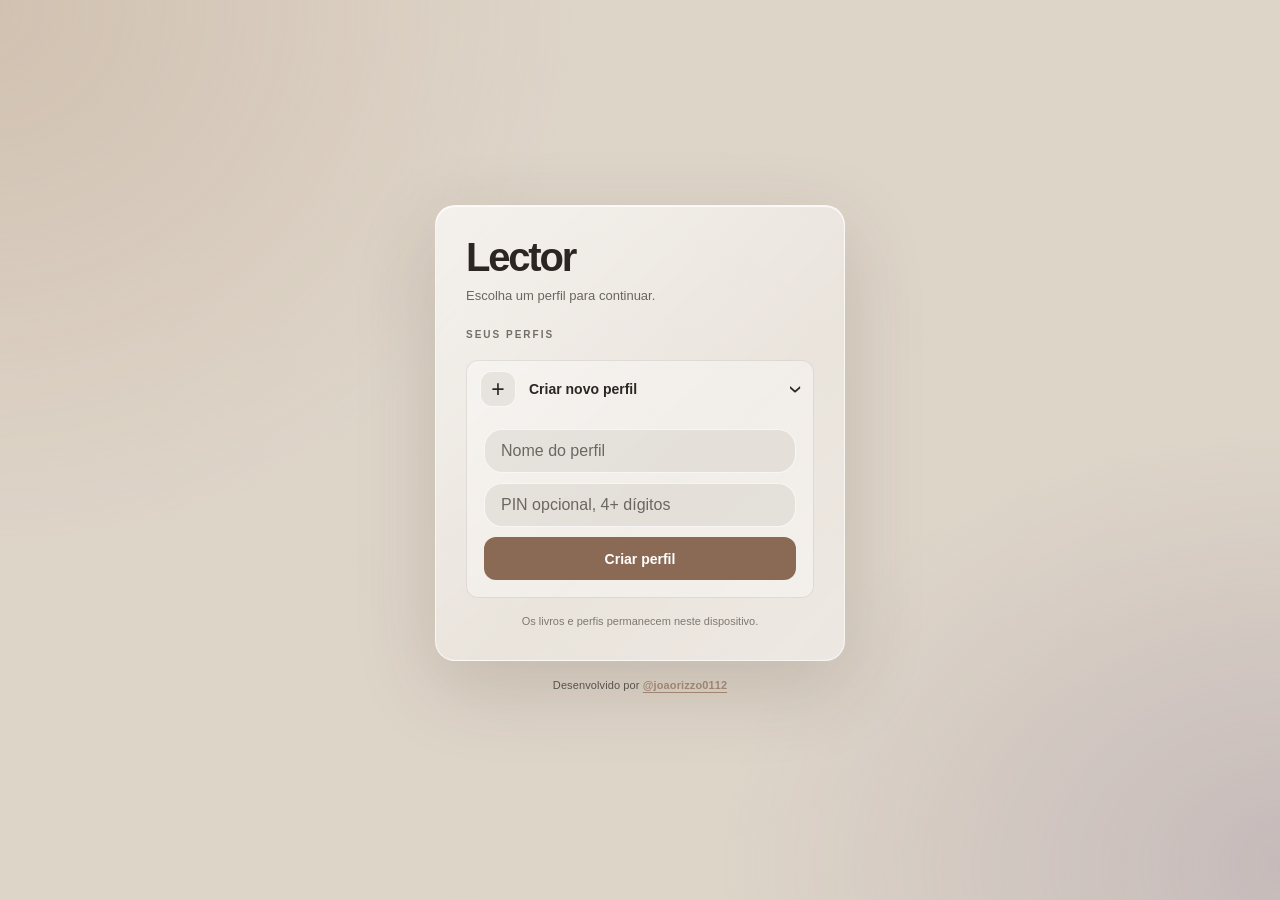
<file: index.html>
<!DOCTYPE html>
<html lang="pt-BR">
<head>
<meta charset="UTF-8">
<meta name="viewport" content="width=device-width, initial-scale=1, viewport-fit=cover">
<title>Lector</title>
<meta name="theme-color" content="#8a6a55"><link rel="manifest" href="manifest.json"><link rel="icon" href="icons/icon-192.png"><link rel="apple-touch-icon" href="icons/icon-192.png"><meta name="mobile-web-app-capable" content="yes"><meta name="apple-mobile-web-app-capable" content="yes">
<script src="libs/jszip.min.js"></script>
<script src="libs/epub.min.js"></script>
<script src="libs/pdf.min.js"></script>
<link rel="stylesheet" href="css/base.css">
<link rel="stylesheet" href="css/temas-perfis.css">
<link rel="stylesheet" href="css/leitura-anotacoes.css">
<link rel="stylesheet" href="css/pesquisa-ocr.css">
<link rel="stylesheet" href="css/backup-estatisticas.css">
<link rel="stylesheet" href="css/interface-responsiva.css">
<link rel="stylesheet" href="css/acessibilidade.css">
<link rel="stylesheet" href="css/lixeira-navegacao.css">
<link rel="stylesheet" href="css/paletas.css">
<link rel="stylesheet" href="css/painel-temas.css">
<link rel="stylesheet" href="css/consistencia-visual.css">
<link rel="stylesheet" href="css/estabilidade.css">
<link rel="stylesheet" href="css/estatisticas-layout.css">
<link rel="stylesheet" href="css/configuracoes-menu.css">
<link rel="stylesheet" href="css/biblioteca-filtros.css">
<link rel="stylesheet" href="css/layout-creditos.css">
<link rel="stylesheet" href="css/conta-nuvem.css">
</head>
<body>
<div id="dim"></div><div id="warm"></div><dialog id="dlg"></dialog><div id="selbar" hidden></div><div id="upd" hidden></div><div id="nextbar" hidden></div><div id="backbar" hidden></div>

<section id="login" aria-label="Escolher perfil">

  <div class="login-shell">
    <div class="center glass login-dialog">

      <h1>Lector</h1>
      <p class="login-intro">Escolha um perfil para continuar.</p>
      <div class="login-section-title">SEUS PERFIS</div>
      <div id="users" aria-label="Perfis disponíveis"></div>
      <form id="pinf" hidden aria-label="Desbloquear perfil"><label for="pin" class="sr-only">PIN do perfil</label><input id="pin" type="password" inputmode="numeric" placeholder="PIN do perfil" autocomplete="off"><button class="primary" type="submit">Entrar</button></form>
      <details id="newp"><summary>Criar novo perfil</summary>
        <form id="nf"><label for="nn" class="sr-only">Nome do perfil</label><input id="nn" type="text" placeholder="Nome do perfil" maxlength="24" required><label for="np" class="sr-only">PIN opcional</label><input id="np" type="password" inputmode="numeric" placeholder="PIN opcional, 4+ dígitos" autocomplete="off"><button class="primary" type="submit">Criar perfil</button></form>
      </details>
      <p class="login-privacy">Os livros e perfis permanecem neste dispositivo.</p>
    </div>
    <div class="login-credits" aria-label="Créditos do projeto">Desenvolvido por <a href="https://github.com/joaorizzo0112" target="_blank" rel="noopener noreferrer" aria-label="GitHub de @joaorizzo0112">@joaorizzo0112</a></div>
  </div>
</section>

<section id="lib" hidden>
<a class="skip-to-content" href="#mainContent">Ir para o conteúdo principal</a>
<header id="libbar"><div class="bar-in">
  <div class="brand" aria-label="Lector">
    <span class="brand-mark" aria-hidden="true"></span>
    <span class="brand-name">Lector</span>
  </div>
  <nav id="ltabs" role="tablist" aria-label="Seções"></nav>
  <div class="top-actions">
    <label class="glass search"><span aria-hidden="true">⌕</span><input id="q" type="search" placeholder="Buscar na biblioteca" aria-label="Buscar"><kbd aria-hidden="true">/</kbd></label>
    <button class="primary" id="add" aria-label="Adicionar livros"><span class="pl">+</span><span class="lbl"> Adicionar livros</span></button>
    <button type="button" id="lectorCloudTop" class="lector-icon-button" aria-label="Sincronização" title="Sincronização"></button>
    <button type="button" id="lectorTrashTop" class="lector-icon-button" aria-label="Lixeira" title="Lixeira"></button>
    <button type="button" id="lectorSettingsTop" class="lector-icon-button" aria-label="Configurações" title="Configurações"></button>
    <div class="avw" hidden aria-hidden="true"><button class="av" id="av" aria-label="Menu do perfil" aria-haspopup="true" aria-expanded="false" aria-controls="avm"></button>
      <div class="glass pop profile-menu" id="avm" role="menu" aria-label="Menu do perfil" hidden>
        <div class="profile-menu-header">
          <span class="av profile-menu-avatar" id="avpreview" aria-hidden="true"></span>
          <span class="profile-menu-identity"><b id="avn"></b><small>Biblioteca pessoal</small></span>
        </div>
        <div class="profile-menu-theme">
          <span class="profile-menu-caption">Aparência rápida · temas completos em Configurações</span>
          <div class="seg" id="avth" role="group" aria-label="Tema"><button data-a="light" aria-label="Claro">☀ <span>Claro</span></button><button data-a="dark" aria-label="Escuro">☾ <span>Escuro</span></button><button data-a="auto" aria-label="Automático">Auto</button></div>
        </div>
        <div class="profile-menu-links">
          <button id="avaccount" role="menuitem"><span class="pm-icon" aria-hidden="true">◉</span> Meu perfil <span class="pm-arrow" aria-hidden="true">›</span></button>
          <button id="cfgBtn" role="menuitem"><span class="pm-icon" aria-hidden="true">⚙</span> Configurações <span class="pm-arrow" aria-hidden="true">›</span></button>
          <button id="avdata" role="menuitem"><span class="pm-icon" aria-hidden="true">▤</span> Backup e dados <span class="pm-arrow" aria-hidden="true">›</span></button>
          <button id="avinst" role="menuitem" hidden><span class="pm-icon" aria-hidden="true">⇩</span> Instalar aplicativo <span class="pm-arrow" aria-hidden="true">›</span></button>
        </div>
        <div class="profile-menu-footer"><button id="out" role="menuitem"><span aria-hidden="true">↪</span> Sair do perfil</button></div>
      </div>
    </div>
  </div>
</div></header>
<aside id="lectorRail" class="lector-rail" aria-label="Navegação principal no desktop">
  <div class="lector-rail-group-label">SUA BIBLIOTECA</div>
  <nav class="lector-rail-nav" aria-label="Seções do LECTOR">
    <button type="button" data-lector-nav="home"><span class="lector-rail-icon" aria-hidden="true"></span>Início</button>
    <button type="button" data-lector-nav="lib"><span class="lector-rail-icon" aria-hidden="true"></span>Biblioteca</button>
    <button type="button" data-lector-nav="shelves"><span class="lector-rail-icon" aria-hidden="true"></span>Estantes</button>
    <button type="button" data-lector-nav="vocab"><span class="lector-rail-icon" aria-hidden="true"></span>Vocabulário</button>
    <button type="button" data-lector-nav="stats"><span class="lector-rail-icon" aria-hidden="true"></span>Estatísticas</button>
  </nav>
  <div class="lector-rail-group-label lector-rail-more">CONTEÚDO</div>
  <nav class="lector-rail-content" aria-label="Acessos à biblioteca">
    <button type="button" id="lectorFavNav" class="lector-rail-settings"><span class="lector-rail-icon" aria-hidden="true"></span><span>Favoritos</span></button>
    <button type="button" id="lectorNotesNav" class="lector-rail-settings"><span class="lector-rail-icon" aria-hidden="true"></span><span>Anotações</span></button>
    <button type="button" id="lectorTrashNav" class="lector-rail-settings"><span class="lector-rail-icon" aria-hidden="true"></span><span>Lixeira</span><small id="lectorTrashBadge" aria-live="polite"></small></button>
  </nav>
  <div class="lector-rail-bottom">
    <button type="button" id="lectorSyncNav" class="lector-rail-settings lector-sync-nav" aria-label="Abrir Sincronização — modo local">
      <span class="lector-rail-icon lector-sync-icon" aria-hidden="true"></span>
      <span class="lector-sync-copy"><strong>Sincronização</strong><small id="lectorSyncCaption">Modo local</small></span>
      <span class="lector-sync-indicator" aria-hidden="true"></span>
      <span class="lector-sync-chevron" aria-hidden="true">›</span>
    </button>
    <button type="button" id="lectorRailSettings" class="lector-rail-settings"><span class="lector-rail-icon" aria-hidden="true"></span><span>Configurações</span><span class="lector-settings-chevron" aria-hidden="true">›</span></button>
  </div>
</aside>
<div class="wrap" id="mainContent" tabindex="-1" role="main" aria-label="Conteúdo principal">
  <div id="v-home" class="home">
    <div class="main">
      <div id="cont" class="glass herom"><div class="car" id="car"></div><div class="dots" id="dots"></div>
        <button class="carb" id="cprev" aria-label="Anterior">‹</button><button class="carb" id="cnext" aria-label="Próximo">›</button></div>
      <div id="resume" class="resume-section" hidden></div>
      <div id="secs"></div>
      <div id="onb" class="glass onb" hidden></div>
    </div>
    <aside class="side" aria-label="Painel de Resumo">
      <div class="lector-summary-toolbar">
        <strong>Painel de Resumo</strong>
        <button type="button" id="lectorSummaryToggle" aria-controls="goalc stats notes vcard" aria-expanded="true" title="Recolher Painel de Resumo" aria-label="Recolher Painel de Resumo">
          <span class="lector-summary-toggle-icon" aria-hidden="true">⟩</span><span class="lector-summary-toggle-text">Recolher</span>
        </button>
      </div>
      <div id="goalc" class="glass goalc">
        <div class="ringw"><svg viewBox="0 0 120 120" class="ring" aria-hidden="true"><circle class="rb" cx="60" cy="60" r="52"/><circle class="rf" id="rf" cx="60" cy="60" r="52"/></svg>
          <div class="rt"><b id="gm">0</b><span>min hoje</span></div></div>
        <div class="gi"><b>Meta de leitura</b><small id="gt2"></small><button id="goal">Alterar meta</button></div>
      </div>
      <div id="stats" class="statsrow"></div>
      <div id="notes" class="glass sidec" hidden></div>
      <div id="vcard" class="glass sidec" hidden></div>
    </aside>
  </div>
  <div id="v-lib" hidden>
    <div class="shr" id="coll"><h3 class="sh">Coleção <small id="cnt"></small></h3>
      <div class="tools"><div class="exw"><button class="chip glass" id="exb" aria-haspopup="true" aria-expanded="false">⚙ Exibir</button>
        <div class="glass pop" id="exm" hidden>
          <label class="exr"><span>Formato</span><select id="fmt" class="sel" aria-label="Formato"><option value="all">Todos os formatos</option><option value="epub">EPUB</option><option value="pdf">PDF</option><option value="cbz">CBZ</option><option value="txt">TXT</option></select></label>
          <label class="exr"><span>Ordenar</span><select id="srt" class="sel" aria-label="Ordenar"><option value="recent">Recentes</option><option value="title">Título</option><option value="prog">Progresso</option><option value="author">Autor</option><option value="added">Data de adição</option></select></label>
          <div class="exr"><span>Visualização</span><div class="seg"><button id="vg">Grade</button><button id="vl">Lista</button></div></div>
          <label class="exr ex"><span>Tamanho das capas</span><input id="cs" type="range" min="110" max="240" step="10" aria-label="Tamanho das capas"></label>
        </div></div>
        <button class="chip glass" id="selm">Selecionar</button></div></div>
    <div id="chips" class="chips"></div>
    <div id="grid"></div>
    <div id="lbar" class="glass" hidden></div>
  </div>
  <div id="v-shelves" hidden></div>
  <div id="v-vocab" hidden></div>
  <div id="v-stats" hidden></div>
  <div id="qm" class="glass qmenu" hidden></div>
</div>
<nav id="lbn" role="tablist" aria-label="Navegação entre seções"></nav>
<div id="viewStatus" class="sr-only" role="status" aria-live="polite" aria-atomic="true"></div>
<div id="drop" hidden>Solte os arquivos para adicionar</div>
</section>

<section id="cfg" hidden>
<header id="cfgbar"><div class="bar-in"><button id="cfgBack">‹ Biblioteca</button><h2 class="ttl">Configurações</h2>
  <label class="glass search"><span aria-hidden="true">⌕</span><input id="cfq" type="search" placeholder="Buscar nas configurações" aria-label="Buscar nas configurações"></label></div></header>
<div class="wrap">
  <div class="cfgl"><nav id="tabs" class="glass" aria-label="Seções"></nav><div id="pane"></div></div>
</div></section>

<section id="reader" hidden>
  <header class="bar" aria-label="Ferramentas de leitura">
    <button id="back" aria-label="Voltar à biblioteca">‹ Biblioteca</button>
    <div id="title"></div>
    <nav id="readerTools" aria-label="Ajustes rápidos de leitura">
      <button id="quickSmaller" class="reader-adjust" type="button" aria-label="Diminuir zoom da leitura" title="Diminuir zoom">A−</button>
      <button id="quickLarger" class="reader-adjust" type="button" aria-label="Aumentar zoom da leitura" title="Aumentar zoom">A+</button>
      <button id="quickTheme" class="reader-adjust" type="button" aria-label="Alternar tema da leitura" title="Alternar entre Original, Quieto e Calmo">◐</button>
      <button id="focusToggle" type="button" aria-pressed="false" aria-label="Ativar modo foco" title="Modo foco (tecla F)">⛶ Foco</button>
    </nav>
    <span id="fT" style="min-width:90px;text-align:right;font-size:12px;opacity:.7"></span>
    <button id="fs" aria-label="Tela cheia" title="Tela cheia">⛶</button>
  </header>
  <div id="pb"><div id="bar"></div></div>
  <div id="stage">
    <div id="epub" hidden></div><div id="pg" hidden></div><div id="txt" hidden></div>
    <button class="edge" id="L" aria-label="Anterior">‹</button><button class="edge" id="R" aria-label="Próxima">›</button>
  </div>
  <footer><span id="fL"></span><span id="fC"></span><span id="fR"></span></footer>
  <button id="fab" aria-label="Menu">☰</button>
  <button id="focusHandle" type="button" aria-label="Mostrar controles da leitura" title="Mostrar controles (tecla F para sair)">☰ <span>Controles</span></button>
</section>

<div id="menu" hidden><button id="mToc">Sumário</button><button id="mFind">Pesquisar no livro</button><button id="mBm">Marcadores</button><button id="mHl">Destaques e anotações</button><button id="mTh">Miniaturas</button><button id="mSelTxt">Selecionar texto</button><button id="mFocus">Modo foco</button><button id="mSet">Ajustes de leitura</button></div>
<div id="sheet" hidden></div>
<input type="file" id="cov" accept="image/jpeg,image/png,image/webp" hidden><input type="file" id="bak" accept=".zip" hidden>
<input type="file" id="file" accept=".epub,.pdf,.cbz,.zip,.txt" multiple hidden>

<script src="js/core.js"></script>
<script src="js/armazenamento-perfis.js"></script>
<script src="js/estatisticas-biblioteca.js"></script>
<script src="js/biblioteca-operacoes.js"></script>
<script src="js/leitura.js"></script>
<script src="js/anotacoes.js"></script>
<script src="js/pesquisa-ocr.js"></script>
<script src="js/configuracoes-estatisticas.js"></script>
<script src="js/backup.js"></script>
<script src="js/nuvem.js"></script>
<script src="js/interface.js"></script>
<script src="js/lixeira-sincronizacao.js"></script>
<script src="js/painel-resumo.js"></script>
</body>
</html>
</file>
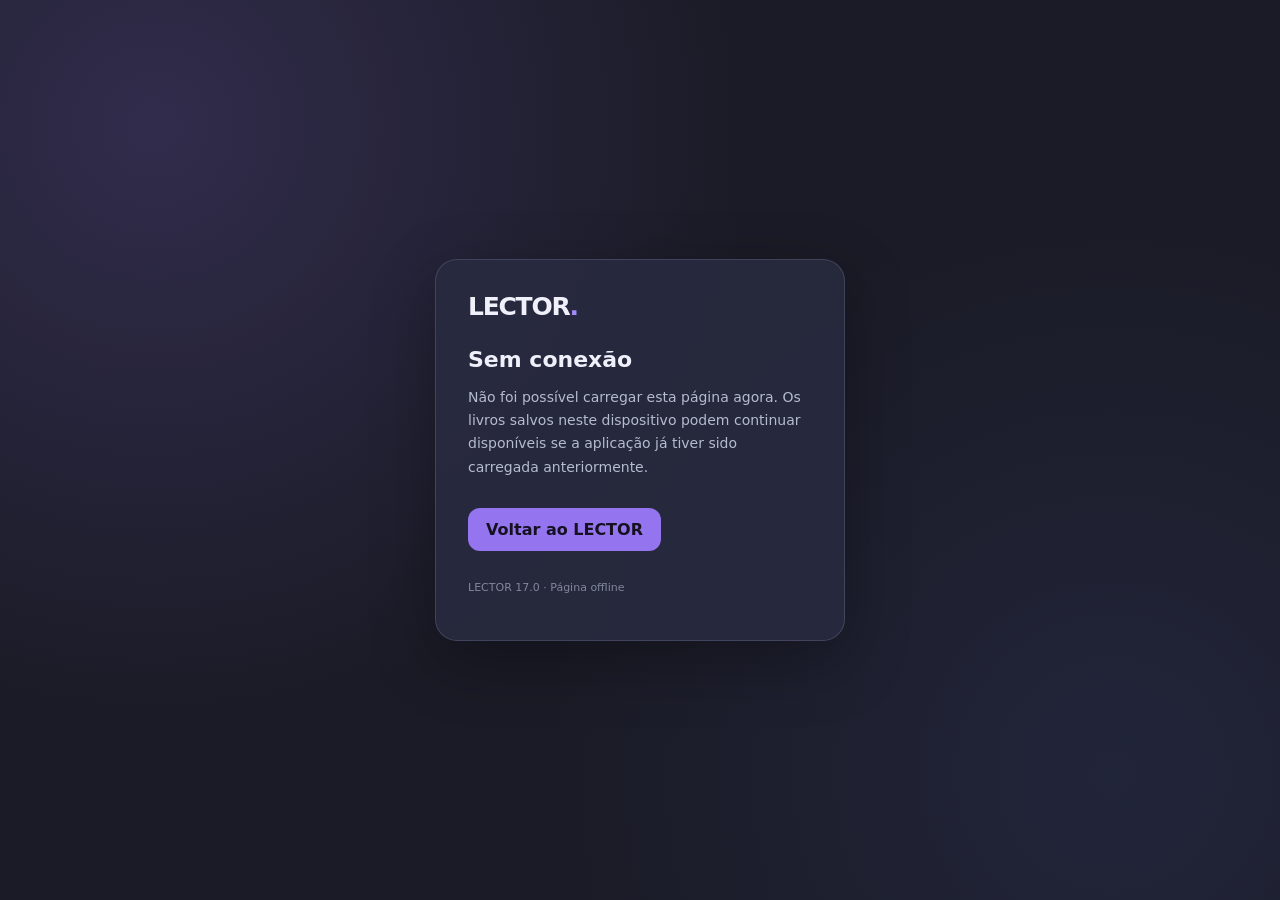
<file: offline.html>
<!doctype html>
<html lang="pt-BR">
  <head>
    <meta charset="utf-8">
    <meta name="viewport" content="width=device-width, initial-scale=1, viewport-fit=cover">
    <meta name="theme-color" content="#1a1b26">
    <title>LECTOR · Sem conexão</title>
    <link rel="stylesheet" href="css/offline.css">
  </head>
  <body>
    <main>
      <div class="logo">LECTOR<b>.</b></div>
      <h1>Sem conexão</h1>
      <p>
        Não foi possível carregar esta página agora. Os livros salvos neste dispositivo 
        podem continuar disponíveis se a aplicação já tiver sido carregada anteriormente.
      </p>
      <a href="./">Voltar ao LECTOR</a>
      <p class="small">LECTOR 17.0 · Página offline</p>
    </main>
  </body>
</html>
</file>
<file: css/base.css>
:root{--bg:#fff;--fg:#1d1d1f;--filter:none;--w:400;--rf:Georgia,"Times New Roman",serif;--lh:1.7;--accent:#8a6a55;--accent-dark:#6f5242;--line:rgba(128,128,128,.3);--soft:rgba(128,128,128,.14);
--font:-apple-system,"SF Pro Text","Inter","Helvetica Neue",sans-serif;--serif:Georgia,"Times New Roman",serif;--shadow:0 1px 3px rgba(0,0,0,.06),0 8px 24px rgba(0,0,0,.1)}
*{box-sizing:border-box;margin:0}
html,body{height:100%}
body{background:var(--bg);color:var(--fg);font-family:var(--font);height:100dvh;overflow:hidden;transition:background .25s,color .25s}
[hidden]{display:none!important}
section{height:100dvh;display:flex;flex-direction:column}
button{font:inherit;color:inherit;background:var(--soft);border:0;border-radius:980px;padding:10px 16px;font-weight:600;font-size:14px;cursor:pointer;transition:.2s}
button:hover{filter:brightness(.94)}button:active{transform:scale(.96)}
button:focus-visible,input:focus-visible,summary:focus-visible{outline:2px solid var(--accent);outline-offset:2px}
button.primary{background:var(--accent);color:#fff}button.primary:hover{background:var(--accent-dark);filter:none}
input[type=text],input[type=password],input[type=search]{font:inherit;color:inherit;background:var(--soft);border:0;border-radius:18px;padding:12px 16px;width:100%}
input[type=range]{width:100%;accent-color:var(--accent)}
#dim{position:fixed;inset:0;background:#000;opacity:0;pointer-events:none;z-index:50}
#toast{position:fixed;left:50%;bottom:calc(24px + env(safe-area-inset-bottom));transform:translateX(-50%);background:#1d1d1f;color:#fff;padding:12px 20px;border-radius:980px;font-size:13px;z-index:40;animation:up .25s both}
.center{margin:auto;width:min(420px,92vw);display:flex;flex-direction:column;gap:16px;padding:24px 0;overflow:auto}
.center h1{font-size:44px;letter-spacing:-.02em}.center p{opacity:.6;line-height:1.5;font-size:15px}
#users{display:flex;flex-direction:column;gap:8px}
.user{display:flex;align-items:center;gap:14px;text-align:left;border-radius:18px;padding:14px 16px;font-size:16px}
.av{width:40px;height:40px;border-radius:50%;background:var(--accent);color:#fff;display:grid;place-items:center;font-weight:700}
form{display:flex;gap:8px;flex-wrap:wrap}form input{flex:1;min-width:140px}
details{background:var(--soft);border-radius:18px;padding:14px 16px}summary{cursor:pointer;font-weight:600;font-size:14px}details form{margin-top:12px}
.bar{display:flex;align-items:center;gap:10px;padding:calc(12px + env(safe-area-inset-top)) 20px 12px;border-bottom:1px solid var(--line);flex-wrap:wrap}
.bar h2{flex:1;font-size:22px;letter-spacing:-.01em;min-width:140px}
.bar input{max-width:220px}
header.bar{padding-bottom:10px;font-size:13px;flex-wrap:nowrap}
#title{flex:1;text-align:center;font-family:var(--serif);font-style:italic;white-space:nowrap;overflow:hidden;text-overflow:ellipsis}
#pb{height:3px;background:var(--soft)}#bar{height:100%;background:var(--accent);width:0;transition:width .2s}
#stage{flex:1;position:relative;overflow:hidden}
#epub,#pg,#txt{position:absolute;inset:0}
#epub{margin:0 var(--mg,44px)}
#pg{overflow:auto}#pg.sg{display:flex}#pg.sg .pgw{margin:auto;flex:none}#pg.sc .pgw{margin:0 auto 6px}
.pgw{background:var(--soft);box-shadow:var(--pgs,none)}.pgw img,.pgw canvas{display:block;width:100%;filter:var(--filter) brightness(var(--pbr,1))}
#txt{overflow:auto;padding:24px calc(var(--mg,44px) + 4%);font-family:var(--rf);line-height:var(--lh);white-space:pre-wrap;font-weight:var(--w);max-width:760px;margin:0 auto}
.edge{position:absolute;top:0;bottom:0;width:44px;background:none;border-radius:0;font-size:26px;opacity:.35;z-index:2;padding:0}
.edge:hover{opacity:.9;background:var(--soft);filter:none}#L{left:0}#R{right:0}
footer{display:flex;justify-content:space-between;gap:12px;padding:10px 16px calc(10px + env(safe-area-inset-bottom));font-size:12px;border-top:1px solid var(--line);opacity:.85}
#fC{opacity:.6;text-align:center;flex:1}
@media(max-width:560px){#fC{display:none}}
#fab{position:fixed;right:16px;bottom:calc(64px + env(safe-area-inset-bottom));width:48px;height:48px;padding:0;font-size:20px;z-index:5;background:var(--bg);border:1px solid var(--line);box-shadow:var(--shadow)}
#menu,#sheet{position:fixed;z-index:6;background:var(--bg);color:var(--fg);border:1px solid var(--line);box-shadow:var(--shadow);animation:up .25s both}
#menu{right:16px;bottom:calc(122px + env(safe-area-inset-bottom));border-radius:18px;padding:8px;display:flex;flex-direction:column;min-width:200px}
#menu button{background:none;border-radius:12px;text-align:left;padding:12px}#menu button:hover{background:var(--soft)}
#sheet{left:0;right:0;bottom:0;max-width:560px;margin:0 auto;border-radius:28px 28px 0 0;padding:20px 20px calc(24px + env(safe-area-inset-bottom));max-height:80dvh;overflow:auto}
#sheet h2{font-size:20px;margin-bottom:16px;display:flex;justify-content:space-between;align-items:center}
.row{display:flex;gap:8px;margin-bottom:16px;align-items:center}.row>*{flex:1}.row span{text-align:center;font-weight:600}
.lab{font-size:12px;opacity:.6;margin-bottom:6px;font-weight:600;text-transform:uppercase;letter-spacing:.04em}
.themes{display:grid;grid-template-columns:repeat(3,1fr);gap:8px;margin-bottom:16px}
.themes button{border-radius:18px;padding:18px 8px;border:2px solid transparent;font-size:15px}.themes button.on{border-color:var(--accent)}
.seg button.on{background:var(--accent);color:#fff}
.toc button{display:block;width:100%;text-align:left;background:none;border-radius:12px;font-weight:400;padding:12px}.toc button:hover{background:var(--soft)}
.note{opacity:.6;font-size:13px;padding:8px 0}
@keyframes up{from{opacity:0;transform:translateY(14px)}}
@media(prefers-reduced-motion:reduce){*{animation:none!important;transition:none!important}}

#warm{position:fixed;inset:0;background:#ff9a3c;mix-blend-mode:multiply;opacity:0;pointer-events:none;z-index:49}
#login,#lib,#cfg{--fg:#2b2622;--bg:#e9e1d5;--soft:rgba(70,50,30,.08);--line:rgba(255,255,255,.7);color:var(--fg);background:radial-gradient(900px 600px at 10% -10%,#f7f1e7,transparent 70%),linear-gradient(160deg,#e8e0d3,#d2c9bc 55%,#bdb3a6)}
#lib,#cfg{display:block;overflow:auto}
.glass{background:rgba(255,255,255,.45);-webkit-backdrop-filter:blur(18px) saturate(160%);backdrop-filter:blur(18px) saturate(160%);border:1px solid rgba(255,255,255,.7);box-shadow:0 1px 3px rgba(60,40,20,.05),0 14px 36px rgba(60,40,20,.12);border-radius:24px}
.center.glass{padding:32px;margin:auto}
.wrap{max-width:1180px;margin:0 auto;padding:0 20px 48px}
.top{position:sticky;top:0;z-index:5;display:flex;align-items:center;gap:12px;padding:calc(14px + env(safe-area-inset-top)) 0 14px}
.search{flex:1;max-width:420px;display:flex;align-items:center;gap:8px;padding:0 18px;border-radius:980px}
.search input{background:none;padding:13px 0;border-radius:0}
.ttl{flex:1;text-align:center;font-size:18px;font-weight:600;letter-spacing:-.01em}
@media(max-width:700px){.ttl{display:none}.top{flex-wrap:wrap}.search{max-width:none;order:3;flex-basis:100%}.top .primary{margin-left:auto}}
button.av{padding:0;width:44px;height:44px;font-size:16px}
.avw{position:relative}.pop{position:absolute;right:0;top:54px;padding:14px;display:flex;flex-direction:column;gap:10px;min-width:180px;z-index:6;border-radius:18px}
.sh{font-size:17px;font-weight:600;margin:20px 0 12px}.sh small{font-weight:400;opacity:.55;font-size:13px;margin-left:8px}
#crow{display:grid;grid-template-columns:repeat(auto-fill,minmax(320px,1fr));gap:16px}
.cc{display:flex;gap:16px;padding:14px;align-items:center;animation:up .3s both}.cc .cov{width:84px;flex:none}
.cb{flex:1;min-width:0;display:flex;flex-direction:column;gap:8px;align-items:flex-start}.cb .mini{width:100%}
.cb h4{font-size:15px;line-height:1.3;display:-webkit-box;line-clamp:2;-webkit-line-clamp:2;-webkit-box-orient:vertical;overflow:hidden}
.shr{display:flex;align-items:flex-end;justify-content:space-between;gap:12px;flex-wrap:wrap}
.tools{display:flex;gap:10px;align-items:center;flex-wrap:wrap;margin-bottom:12px}
.chip{padding:8px 14px;font-size:13px;background:rgba(255,255,255,.45)}.chip.on{background:var(--accent);color:#fff}
.sel{font:inherit;color:inherit;padding:8px 14px;border-radius:980px;font-size:13px}
#grid{display:grid;grid-template-columns:repeat(auto-fill,minmax(150px,1fr));gap:16px}
.card{position:relative;padding:10px;border-radius:20px;animation:up .3s both;transition:.2s}.card:hover{transform:translateY(-3px)}
.cov{display:block;width:100%;aspect-ratio:2/3;overflow:hidden;padding:0;background:var(--soft);box-shadow:0 6px 16px rgba(60,40,20,.2);border-radius:12px;transition:.2s}
.cov img{width:100%;height:100%;object-fit:cover;display:block}
.cov span{display:grid;place-items:center;height:100%;font-size:40px;font-weight:700;color:#fff}
.card h3{font-size:13px;margin:10px 2px 6px;line-height:1.3;display:-webkit-box;line-clamp:2;-webkit-line-clamp:2;-webkit-box-orient:vertical;overflow:hidden}
.mini{height:4px;background:rgba(70,50,30,.15);border-radius:4px;overflow:hidden}.mini i{display:block;height:100%;background:var(--accent);border-radius:4px}
.card small,.cb small{opacity:.65;font-size:12px;margin:4px 2px 0;display:block}.cb small{margin:0}
.del{position:absolute;top:14px;right:14px;width:28px;height:28px;padding:0;background:rgba(0,0,0,.55);color:#fff;font-size:12px;opacity:0}
.card:hover .del,.del:focus-visible{opacity:1}@media(hover:none){.del{opacity:1}}
.emptyl{grid-column:1/-1;text-align:center;opacity:.65;padding:64px 16px;line-height:1.6}
#dash{background:#141414;color:#f2efe9;border-radius:32px;padding:24px;margin-top:40px}
.dg{display:grid;grid-template-columns:1fr 1fr;gap:16px}@media(max-width:700px){.dg{grid-template-columns:1fr}}
.dc{background:rgba(255,255,255,.07);border-radius:22px;padding:18px;display:flex;flex-direction:column;gap:12px}
.dc h4{font-size:15px;font-weight:600}.big b{font-size:40px;font-weight:600;margin-right:6px}.big span{opacity:.7}
.mini.d{background:rgba(255,255,255,.15)}.mini.d i{background:#f2efe9}
.dr{display:flex;justify-content:space-between;align-items:center;gap:8px}.dr small{opacity:.7;font-size:12px}.dr button{background:rgba(255,255,255,.12);padding:6px 12px;font-size:12px}
.dl{display:flex;justify-content:space-between;font-size:14px}.dl span{opacity:.65}
.rh{margin:24px 0 12px;font-size:17px;font-weight:600}
.strip{display:flex;gap:14px;overflow:auto;padding-bottom:6px}.rc{flex:none;width:96px}.rc .cov{box-shadow:none}.rc .t{display:block;font-size:12px;margin-top:6px;opacity:.85;line-height:1.3}

#sheet,#menu{background:color-mix(in srgb,var(--bg) 86%,transparent);-webkit-backdrop-filter:blur(22px) saturate(160%);backdrop-filter:blur(22px) saturate(160%)}
@media(min-width:900px){#sheet{left:auto;right:20px;top:72px;bottom:20px;width:380px;max-width:380px;margin:0;border-radius:24px;max-height:none}}
.grp{margin-bottom:18px}.card2{background:var(--soft);border-radius:18px;padding:4px 16px}
.ctl{display:flex;align-items:center;justify-content:space-between;gap:12px;padding:12px 0;border-bottom:1px solid var(--line);font-size:14px}.ctl:last-child{border:0}
.seg{display:flex;background:var(--soft);border-radius:980px;padding:3px}.seg button{background:none;padding:7px 12px;font-size:13px}
.rg{display:flex;align-items:center;gap:10px;flex:1;max-width:220px}.rg output{min-width:44px;text-align:right;font-size:13px;font-variant-numeric:tabular-nums}
.sw{width:46px;height:28px;padding:0;position:relative;flex:none}.sw::after{content:"";position:absolute;top:3px;left:3px;width:22px;height:22px;border-radius:50%;background:#fff;transition:.2s;box-shadow:0 1px 3px rgba(0,0,0,.3)}
.sw.on{background:var(--accent)}.sw.on::after{transform:translateX(18px)}
.bm{display:flex;gap:8px;align-items:center;margin-top:8px}.bm button:first-child{flex:1;text-align:left;border-radius:14px;font-weight:500}.bm button+button{padding:8px 12px}

html[data-app=dark]{color-scheme:dark}
html[data-app=dark] #login,html[data-app=dark] #lib,html[data-app=dark] #cfg{--fg:#ece7e0;--bg:#1b1917;--soft:rgba(255,255,255,.08);--line:rgba(255,255,255,.14);background:radial-gradient(900px 600px at 10% -10%,#2d2722,transparent 70%),linear-gradient(160deg,#1e1b18,#131110)}
html[data-app=dark] .glass{background:rgba(255,255,255,.07);border-color:rgba(255,255,255,.13);box-shadow:0 14px 36px rgba(0,0,0,.4)}
html[data-app=dark] .chip{background:rgba(255,255,255,.08)}html[data-app=dark] .mini{background:rgba(255,255,255,.15)}html[data-app=dark] #dash{background:#26221f}
.solid .glass{-webkit-backdrop-filter:none;backdrop-filter:none;background:color-mix(in srgb,var(--bg) 72%,#fff)}
html[data-app=dark].solid .glass{background:color-mix(in srgb,var(--bg) 88%,#fff)}
.compact #grid{gap:10px}.compact .card{padding:6px}.compact .top{padding-top:8px;padding-bottom:8px}
#stage.noedge .edge{display:none}
.chips{display:flex;gap:8px;flex-wrap:wrap;margin-bottom:14px}
#grid{grid-template-columns:repeat(auto-fill,minmax(var(--cs,150px),1fr))}
#grid.list{grid-template-columns:1fr}.list .card{display:flex;gap:14px;align-items:center}.list .cov{width:56px;flex:none}.list .card h3{margin-top:0}
.stack .cov{box-shadow:6px -6px 0 -1px rgba(255,255,255,.55),12px -12px 0 -2px rgba(255,255,255,.3),0 6px 16px rgba(60,40,20,.2)}
.card .au{margin:-2px 2px 6px!important}
.ck{position:absolute;top:14px;left:14px;width:26px;height:26px;border-radius:50%;background:rgba(255,255,255,.9);border:2px solid var(--accent);display:grid;place-items:center;color:#fff;z-index:2;pointer-events:none}.ck.on{background:var(--accent)}
#lbar{position:fixed;left:50%;bottom:20px;transform:translateX(-50%);z-index:9;display:flex;gap:8px;align-items:center;padding:10px 14px;border-radius:28px;flex-wrap:wrap;justify-content:center;max-width:94vw}
.dg2{background:rgba(200,50,40,.14)!important;color:#c0392b}
#dlg{--fg:#2b2622;--bg:#efe8dd;--soft:rgba(70,50,30,.08);--line:rgba(0,0,0,.1);background:var(--bg);color:var(--fg);border:0;border-radius:28px;padding:0;width:min(460px,92vw);max-height:86dvh;margin:auto;box-shadow:0 24px 60px rgba(0,0,0,.35)}
html[data-app=dark] #dlg{--fg:#ece7e0;--bg:#24201d;--soft:rgba(255,255,255,.08);--line:rgba(255,255,255,.14)}
#dlg::backdrop{background:rgba(0,0,0,.4);backdrop-filter:blur(4px)}.dbody{padding:24px}
.cfgl{display:grid;grid-template-columns:200px 1fr;gap:20px;align-items:start}
#tabs{display:flex;flex-direction:column;gap:4px;padding:10px;position:sticky;top:84px}#tabs button{background:none;text-align:left;border-radius:14px;font-weight:500}#tabs button.on{background:var(--accent);color:#fff}
#pane{display:flex;flex-direction:column;gap:6px;min-width:0}
@media(max-width:760px){.cfgl{grid-template-columns:1fr}#tabs{flex-direction:row;overflow:auto;position:static}}
.sws{display:flex;gap:8px;flex-wrap:wrap;justify-content:flex-end}.sws button{width:34px;height:34px;padding:0;border-radius:50%;border:3px solid transparent}.sws button.on{border-color:var(--fg)}.sws button.em{background:var(--soft);font-size:16px;border-radius:12px}
.sts{display:grid;grid-template-columns:repeat(auto-fit,minmax(130px,1fr));gap:12px;margin:12px 0}.stc{background:var(--soft);border-radius:18px;padding:16px}.stc b{display:block;font-size:24px;margin-bottom:4px}.stc span{font-size:12px;opacity:.65}
.wk{display:flex;gap:8px;align-items:flex-end;height:140px;padding:12px 0}.wk div{flex:1;display:flex;flex-direction:column;align-items:center;justify-content:flex-end;gap:6px;font-size:11px;height:100%}.wk i{display:block;width:100%;background:var(--accent);border-radius:8px 8px 3px 3px;min-height:3px}
#selbar{position:fixed;left:50%;bottom:calc(70px + env(safe-area-inset-bottom));transform:translateX(-50%);z-index:8;display:flex;gap:8px;align-items:center;padding:8px 12px;border-radius:980px;background:color-mix(in srgb,var(--bg) 92%,transparent);border:1px solid var(--line);box-shadow:var(--shadow);max-width:94vw}
.dot{width:26px;height:26px;padding:0;border-radius:50%}
mark{border-radius:3px;cursor:pointer}
#pg.sg{touch-action:none}
@media(pointer:coarse){#pg.sg:not(.selmode){user-select:none;-webkit-user-select:none}}
#pg.sg.selmode{touch-action:auto}
#pg.sg .zl{margin:auto;display:flex;flex:none;transform-origin:0 0;will-change:transform}
#pg.sg .zl .pgw{margin:0}
#pg img{-webkit-user-drag:none;pointer-events:none}
#upd,#nextbar{position:fixed;left:50%;transform:translateX(-50%);z-index:60;display:flex;gap:10px;align-items:center;padding:10px 14px;border-radius:980px;background:#1d1d1f;color:#fff;box-shadow:0 8px 28px rgba(0,0,0,.3);font-size:13px;max-width:94vw;flex-wrap:wrap;justify-content:center}
#upd{top:16px}#nextbar{bottom:calc(76px + env(safe-area-inset-bottom))}
#upd button:not(.primary),#nextbar button:not(.primary){background:rgba(255,255,255,.15);color:#fff}
@media(max-width:600px){
 .wrap{padding:0 14px calc(40px + env(safe-area-inset-bottom))}
 #cfg .top{position:static;padding-bottom:6px}#cfg .ttl{display:block;font-size:17px}
 .cfgl{gap:12px}
 #tabs{position:sticky;top:6px;z-index:5;flex-direction:row;overflow-x:auto;scroll-snap-type:x proximity;padding:6px;gap:4px;border-radius:22px;scrollbar-width:none}
 #tabs::-webkit-scrollbar{display:none}
 #tabs button{flex:none;scroll-snap-align:center;padding:10px 14px;font-size:13px;text-align:center;white-space:nowrap}
 #tabs.fade{-webkit-mask-image:linear-gradient(90deg,#000 86%,transparent);mask-image:linear-gradient(90deg,#000 86%,transparent)}
 .ctl{gap:10px;padding:14px 0}.ctl>span{flex:1;min-width:0;line-height:1.35}
 .ctl.full{flex-direction:column;align-items:stretch;gap:10px}
 .ctl.full>:not(span){width:100%;max-width:none!important}
 .ctl.full .seg button{flex:1;padding:10px 8px;white-space:nowrap}
 .ctl.full .sws{justify-content:flex-start}.ctl.full .sws button{width:40px;height:40px}
 .ctl.full>div:not(.seg):not(.sws):not(.rg){justify-content:flex-start!important}
 .ctl.full>div:not(.seg):not(.sws):not(.rg)>button{flex:1}
 .ctl button,.ctl select{min-height:42px}.ctl button.sw{min-height:28px;height:28px}
 .rg input[type=range]{height:32px}
 input[type=text],input[type=password],input[type=search],select{font-size:16px}
 .card2{padding:2px 14px}.sts{grid-template-columns:1fr 1fr}.wk{height:120px}
 #sheet .ctl.full .seg button{font-size:12px}
}

.top{background:color-mix(in srgb,var(--bg) 70%,transparent);-webkit-backdrop-filter:blur(20px) saturate(160%);backdrop-filter:blur(20px) saturate(160%);margin:0 -20px;padding-left:20px;padding-right:20px;border-bottom:1px solid var(--line)}
.search.glass{background:rgba(255,255,255,.72)}html[data-app=dark] .search.glass{background:rgba(255,255,255,.1)}
.cov{position:relative}.cov img{object-position:center}
.fmt{position:absolute;left:6px;bottom:6px;font-style:normal;font-size:9px;font-weight:700;letter-spacing:.05em;padding:2px 6px;border-radius:6px;background:rgba(0,0,0,.62);color:#fff}
.ringc{position:absolute;right:6px;bottom:6px;width:30px;height:30px;border-radius:50%;background:conic-gradient(var(--accent) calc(var(--p)*1%),rgba(0,0,0,.6) 0);display:grid;place-items:center;font-style:normal;font-size:9px;font-weight:700;color:#fff;isolation:isolate}
.ringc::before{content:"";position:absolute;inset:3px;border-radius:50%;background:rgba(0,0,0,.8);z-index:-1}
.list .fmt,.list .ringc{display:none}
.hero{display:grid;grid-template-columns:minmax(0,1fr) 300px;gap:16px;margin:8px 0 4px}.hero.solo{grid-template-columns:1fr}
@media(max-width:800px){.hero{grid-template-columns:1fr}}
.herom{position:relative;overflow:hidden}
.car{display:flex;overflow-x:auto;scroll-snap-type:x mandatory;scrollbar-width:none}.car::-webkit-scrollbar{display:none}
.slide{flex:0 0 100%;scroll-snap-align:start;display:flex;gap:22px;padding:22px;align-items:center;min-width:0}
.slide .cov{width:130px;flex:none}@media(min-width:900px){.slide .cov{width:170px}}
.sb{flex:1;min-width:0;display:flex;flex-direction:column;gap:8px;align-items:flex-start}.sb .mini{width:100%}.sb small{opacity:.7}.sb .acts{margin-top:6px}
.sb h2{font-size:22px;line-height:1.2;letter-spacing:-.01em;display:-webkit-box;line-clamp:2;-webkit-line-clamp:2;-webkit-box-orient:vertical;overflow:hidden}
.kick{opacity:.65!important;font-size:12px;font-weight:600;text-transform:uppercase;letter-spacing:.04em}
.dots{display:flex;gap:6px;justify-content:center;padding:0 0 14px}.dot2{width:8px;height:8px;min-width:0;padding:0;border-radius:50%;background:rgba(128,128,128,.4)}.dot2.on{background:var(--accent);width:22px;border-radius:8px}
.carb{position:absolute;top:50%;transform:translateY(-50%);width:36px;height:36px;padding:0;font-size:20px;z-index:2;background:color-mix(in srgb,var(--bg) 70%,transparent)}#cprev{left:8px}#cnext{right:8px}
@media(hover:none){.carb{display:none}}
.goalc{display:flex;align-items:center;gap:18px;padding:20px}
.ringw{position:relative;width:110px;height:110px;flex:none}.ring{width:110px;height:110px;transform:rotate(-90deg)}
.rb{fill:none;stroke:rgba(128,128,128,.25);stroke-width:10}.rf{fill:none;stroke:var(--accent);stroke-width:10;stroke-linecap:round;stroke-dasharray:326.7;stroke-dashoffset:326.7;transition:stroke-dashoffset .6s}
.rt{position:absolute;inset:0;display:flex;flex-direction:column;align-items:center;justify-content:center}.rt b{font-size:28px;line-height:1}.rt span{font-size:11px;opacity:.7}
.gi{display:flex;flex-direction:column;gap:8px;align-items:flex-start}.gi small{opacity:.7}
.rowsec{margin-top:6px}.rh2{display:flex;align-items:center;justify-content:space-between;gap:10px}.rh2 .chip{padding:6px 12px}
.hrow{display:flex;gap:14px;overflow-x:auto;padding:4px 2px 14px;scroll-snap-type:x proximity;scrollbar-width:thin}.hrow .card{flex:none;width:calc(var(--cs,150px)*.92);scroll-snap-align:start}
.statsrow{display:grid;grid-template-columns:repeat(4,1fr);gap:12px;margin-top:32px}@media(max-width:700px){.statsrow{grid-template-columns:1fr 1fr}}
.statsrow .stc{padding:16px;border-radius:20px}.statsrow .stc b{display:block;font-size:22px}.statsrow .stc span{font-size:12px;opacity:.65}
.dz{grid-column:1/-1;display:flex;flex-direction:column;gap:12px;align-items:center;text-align:center;padding:64px 20px;border:2px dashed rgba(128,128,128,.45);border-radius:28px}.dz b{font-size:20px}.dz p{opacity:.65;max-width:360px;line-height:1.5}
#drop{position:fixed;inset:12px;z-index:80;border:3px dashed var(--accent);border-radius:32px;background:rgba(0,0,0,.45);-webkit-backdrop-filter:blur(6px);backdrop-filter:blur(6px);display:grid;place-items:center;font-size:22px;font-weight:600;color:#fff;pointer-events:none}
.qmenu{position:fixed;z-index:70;padding:8px;display:flex;flex-direction:column;min-width:200px;border-radius:18px}.qmenu button{background:none;text-align:left;border-radius:12px;font-weight:500}.qmenu button:hover{background:var(--soft)}
#backbar{position:fixed;left:50%;transform:translateX(-50%);bottom:calc(124px + env(safe-area-inset-bottom));z-index:60;display:flex;gap:10px;align-items:center;padding:10px 14px;border-radius:980px;background:#1d1d1f;color:#fff;box-shadow:0 8px 28px rgba(0,0,0,.3);font-size:13px;max-width:94vw}
#backbar button:not(.primary){background:rgba(255,255,255,.15);color:#fff}
.thg{display:grid;grid-template-columns:repeat(auto-fill,minmax(86px,1fr));gap:10px}
.th{padding:0;border-radius:10px;overflow:hidden;position:relative;background:var(--soft);aspect-ratio:var(--r,.67);border:2px solid transparent;min-height:0}
.th img{width:100%;height:100%;object-fit:cover;display:block;filter:var(--filter)}.th span{position:absolute;bottom:4px;right:4px;font-size:10px;background:rgba(0,0,0,.65);color:#fff;padding:1px 6px;border-radius:6px}.th.on{border-color:var(--accent)}
.pgw{position:relative}
.textLayer{position:absolute;left:0;top:0;overflow:hidden;line-height:1;text-size-adjust:none;z-index:2}
.textLayer span,.textLayer br{color:transparent;position:absolute;white-space:pre;cursor:text;transform-origin:0 0}
.textLayer ::selection{background:rgba(70,120,255,.35)}
.hlL{position:absolute;inset:0;pointer-events:none;mix-blend-mode:multiply;z-index:1}.hlL i{position:absolute;opacity:.5;border-radius:2px}
.search input:focus-visible{outline:none}.search:focus-within{outline:2px solid var(--accent);outline-offset:2px}
@media(max-width:600px){.top{margin:0 -14px;padding-left:14px;padding-right:14px}}

#libbar{position:sticky;top:0;z-index:30;background:color-mix(in srgb,var(--bg) 78%,transparent);-webkit-backdrop-filter:blur(20px) saturate(160%);backdrop-filter:blur(20px) saturate(160%);border-bottom:1px solid transparent;transition:transform .25s,border-color .2s,box-shadow .2s;padding-top:env(safe-area-inset-top)}
#libbar.scrolled{border-bottom-color:var(--line);box-shadow:0 6px 24px rgba(0,0,0,.12)}#libbar.hide{transform:translateY(-100%)}
.bar-in{max-width:1180px;margin:0 auto;padding:12px 20px;display:flex;align-items:center;gap:12px}
#ttl{flex:1;text-align:center;font-size:18px;font-weight:600;letter-spacing:-.01em;cursor:pointer}
.search kbd{font:inherit;font-size:11px;opacity:.5;border:1px solid var(--line);border-radius:6px;padding:1px 7px}
#add .pl{font-size:16px;margin-right:2px}
#lib .wrap{padding-top:16px}
.statsrow{grid-template-columns:repeat(auto-fit,minmax(150px,1fr))!important;margin:16px 0 8px!important}
.statsrow .stc{text-align:left;font-weight:400;display:block;cursor:pointer;transition:transform .15s,box-shadow .15s}.statsrow .stc:hover{transform:translateY(-2px)}
.chip.over{outline:2px dashed var(--accent);outline-offset:2px}
.card[draggable=true]{cursor:grab}
.shrow{display:flex;align-items:center;gap:12px;width:100%;background:none;border-radius:14px;text-align:left;padding:12px;font-weight:500}.shrow:hover{background:var(--soft)}
.shrow .nm{flex:1}.shrow small{opacity:.6}
.ck2{width:22px;height:22px;border-radius:7px;border:2px solid var(--line);display:grid;place-items:center;font-size:13px;color:#fff;flex:none}.shrow.on .ck2{background:var(--accent);border-color:var(--accent)}
@media(max-width:600px){
 .bar-in{padding:10px 14px;gap:8px}#ttl,.search kbd{display:none}
 .search{flex:1;max-width:none;padding:0 14px}
 #add{width:44px;height:44px;padding:0;border-radius:50%;flex:none}#add .lbl{display:none}#add .pl{font-size:24px;margin:0;line-height:1}
 button.av{flex:none}
 #lib .wrap{padding-top:10px}
 .sh{margin:14px 0 10px}
 .hero{gap:12px}.slide{gap:14px;padding:14px}.slide .cov{width:92px}.sb h2{font-size:18px}
 .goalc{padding:14px;gap:14px}.ringw,.ring{width:84px;height:84px}.rt b{font-size:22px}.rt span{font-size:10px}
 .shr{flex-direction:column;align-items:stretch;gap:0}
 .tools{width:100%;flex-wrap:nowrap;overflow-x:auto;gap:8px;margin-bottom:10px;padding-bottom:2px;scrollbar-width:none}.tools>*{flex:none}#cs{display:none}
 .chips{flex-wrap:nowrap;overflow-x:auto;margin:0 -14px 12px;padding:0 14px 2px;scrollbar-width:none}.chips .chip{flex:none;white-space:nowrap}
 .chips::-webkit-scrollbar,.tools::-webkit-scrollbar{display:none}
 #grid{grid-template-columns:repeat(2,minmax(0,1fr));gap:12px}#grid.list{grid-template-columns:1fr}
 .card{padding:8px}.hrow .card{width:42vw}.hrow{gap:10px}
 .statsrow{grid-template-columns:1fr 1fr!important;gap:10px}.statsrow .stc{padding:12px 14px}.statsrow .stc:last-child:nth-child(odd){grid-column:1/-1}
 .dz{padding:40px 16px}
 #dlg{margin:auto 0 0;width:100%;max-width:none;border-radius:28px 28px 0 0;max-height:90dvh}
 #lbar{left:10px;right:10px;transform:none;bottom:calc(12px + env(safe-area-inset-bottom));max-width:none;border-radius:22px}
}

.hrow .glass{-webkit-backdrop-filter:none;backdrop-filter:none;background:rgba(255,255,255,.55)}html[data-app=dark] .hrow .glass{background:rgba(255,255,255,.09)}
.solid .hrow .glass{background:color-mix(in srgb,var(--bg) 72%,#fff)}
@media(max-width:600px){
 .search{order:0;flex-basis:auto}
 .statsrow{display:flex!important;overflow-x:auto;gap:10px;margin:12px -14px 4px!important;padding:0 14px 4px;scrollbar-width:none}.statsrow::-webkit-scrollbar{display:none}
 .statsrow .stc{flex:none;min-width:128px;padding:12px 14px}.statsrow .stc:last-child:nth-child(odd){grid-column:auto}
 .tools .sel{padding:8px 10px;font-size:13px}
}

.hrow{padding:8px 8px 26px;margin:0 -8px -14px}.hrow .card{box-shadow:0 4px 14px rgba(60,40,20,.10)}
html[data-app=dark] .hrow .card{box-shadow:0 4px 14px rgba(0,0,0,.35)}
@media(max-width:600px){.statsrow{padding-bottom:16px!important;margin-bottom:-6px!important}.statsrow .stc{box-shadow:0 3px 10px rgba(60,40,20,.08)}.hrow{margin:0 -14px -14px;padding:8px 14px 26px}}
.hrow{scroll-padding-inline:8px}@media(max-width:600px){.hrow{scroll-padding-inline:14px}}


.fmt{top:6px;bottom:auto;left:6px;font-size:8.5px;background:rgba(0,0,0,.5);-webkit-backdrop-filter:blur(4px);backdrop-filter:blur(4px)}
.pb{position:absolute;left:0;right:0;bottom:0;height:4px;background:rgba(0,0,0,.4)}.pb i{display:block;height:100%;background:var(--accent)}
html[data-app=dark] #login,html[data-app=dark] #lib,html[data-app=dark] #cfg{background:radial-gradient(900px 600px at 10% -10%,#35302a,transparent 70%),linear-gradient(160deg,#25211d,#171412)}
html[data-app=dark] .glass{background:rgba(255,255,255,.1);border-color:rgba(255,255,255,.2);box-shadow:0 10px 28px rgba(0,0,0,.45)}
html[data-app=dark] .chip,html[data-app=dark] .sel{background:rgba(255,255,255,.13)}html[data-app=dark] .hrow .glass{background:rgba(255,255,255,.1)}html[data-app=dark] .mini{background:rgba(255,255,255,.2)}
select:focus-visible,[tabindex]:focus-visible,.cov:focus-visible{outline:2px solid var(--accent);outline-offset:2px}
@media(prefers-contrast:more){.glass{border-color:currentColor}.fmt{background:#000}}

#ltabs{display:flex;gap:2px;flex:1;justify-content:center;min-width:0}
#ltabs button{background:none;padding:9px 14px;font-weight:600;font-size:14px;opacity:.72;white-space:nowrap}#ltabs button.on{background:var(--accent);color:#fff;opacity:1}
.search{flex:0 1 270px}#ttl{display:none}
#lbn{display:none}
.home{display:grid;grid-template-columns:minmax(0,1fr) 320px;gap:20px;align-items:start}
.home .main{display:flex;flex-direction:column;gap:6px;min-width:0}
.home .side{display:flex;flex-direction:column;gap:14px;position:sticky;top:84px}
.home .statsrow{grid-template-columns:1fr 1fr!important;margin:0!important}.home .statsrow .stc:last-child:nth-child(odd){grid-column:1/-1}
.sidec{padding:16px;display:flex;flex-direction:column;gap:10px;align-items:stretch}.sidec h4{font-size:15px}.sidec .shrow{padding:8px 6px;align-items:flex-start}
.onb{padding:18px;margin-bottom:6px}.obr{display:flex;align-items:center;gap:12px;padding:8px 0}.obr .nm{flex:1}.obr.ok .nm{opacity:.55;text-decoration:line-through}.obr.ok .ck2{background:var(--accent);border-color:var(--accent)}
.onb .mini{margin:6px 0 8px}
.shg{display:grid;grid-template-columns:repeat(auto-fill,minmax(190px,1fr));gap:16px}
.shc{padding:16px;display:flex;flex-direction:column;gap:6px;cursor:pointer;transition:transform .15s}.shc:hover{transform:translateY(-3px)}.shc small{opacity:.65}
.mos{position:relative;height:130px;margin-bottom:8px}.mc{position:absolute;top:0;width:86px;height:128px;border-radius:8px;overflow:hidden;box-shadow:0 4px 12px rgba(0,0,0,.25);background:var(--soft)}
.mc img{width:100%;height:100%;object-fit:cover;display:block}.mc span{display:grid;place-items:center;height:100%;color:#fff;font-weight:700;font-size:28px}.mc.empty{display:grid;place-items:center;font-size:30px;opacity:.5;border:2px dashed var(--line);box-shadow:none}
.exw{position:relative}#exm{top:46px;min-width:280px;gap:4px}
.exr{display:flex;align-items:center;justify-content:space-between;gap:14px;padding:6px 0;font-size:13px}
.sel{font:inherit;color:inherit;padding:8px 12px;border-radius:980px;font-size:13px;background:var(--soft);border:0}
.chip.act{border-color:var(--accent)}
#avm .seg{margin:2px 0}#avm .seg button{flex:1;padding:7px 10px}
#toast{bottom:calc(24px + env(safe-area-inset-bottom))}
@media(max-width:1000px){
 .home{display:flex;flex-direction:column;gap:14px}.home .main,.home .side{display:contents}
 #cont{order:1}#goalc{order:2}#stats{order:3}#onb{order:4}#secs{order:5}#notes{order:6}#vcard{order:7}
 .home .statsrow{grid-template-columns:repeat(auto-fit,minmax(150px,1fr))!important}.home .statsrow .stc:last-child:nth-child(odd){grid-column:auto}
}
@media(max-width:800px){
 #ltabs{display:none}.search{flex:1;max-width:none}
 #lbn{display:flex;position:fixed;left:0;right:0;bottom:0;z-index:35;background:color-mix(in srgb,var(--bg) 86%,transparent);-webkit-backdrop-filter:blur(20px);backdrop-filter:blur(20px);border-top:1px solid var(--line);padding:6px 6px calc(6px + env(safe-area-inset-bottom))}
 #lbn button{flex:1;background:none;border-radius:14px;display:flex;flex-direction:column;align-items:center;gap:2px;padding:6px 2px;font-size:10px;font-weight:600;opacity:.65;min-width:0}
 #lbn button span{font-size:19px;line-height:1}#lbn button.on{opacity:1;color:var(--accent)}
 #lib .wrap{padding-bottom:calc(92px + env(safe-area-inset-bottom))}
 #lbar{bottom:calc(78px + env(safe-area-inset-bottom))}#toast{bottom:calc(90px + env(safe-area-inset-bottom))}
}
@media(max-width:600px){
 .shr{flex-direction:row!important;align-items:center!important}.tools{width:auto!important;overflow:visible!important;margin-bottom:0!important}
 .exr.ex{display:none}#exm{right:0;left:auto;min-width:min(86vw,290px)}
 .home .statsrow{display:flex!important}
}
@media(max-width:1000px){.home{min-width:0}.home #cont,.home #goalc,.home #stats,.home #onb,.home #secs,.home #notes,.home #vcard{min-width:0;max-width:100%}}
@media(max-width:1000px){.home{align-items:stretch}}
@media(max-width:600px){.home .statsrow{margin:0 -14px!important;padding:0 14px 14px!important}}
.herom .carb{opacity:0;transition:opacity .2s}.herom:hover .carb,.herom .carb:focus-visible{opacity:1}

select option,select optgroup{background:#fffdf9;color:#1d1d1f}
html[data-app=dark] select option,html[data-app=dark] select optgroup{background:#2b2622;color:#f2efe9}
select option:checked{background:var(--accent);color:#fff}
#avm,#exm,.qmenu{background:color-mix(in srgb,var(--bg) 92%,#fff)!important;-webkit-backdrop-filter:none!important;backdrop-filter:none!important;border:1px solid var(--line);box-shadow:0 18px 50px rgba(0,0,0,.3)}
#avm{z-index:60;min-width:230px}#exm{z-index:25}.qmenu{z-index:90}
#avm b{padding:2px 4px 4px;font-size:15px}


input[type=range]{-webkit-appearance:none;appearance:none;height:28px;background:transparent;cursor:pointer;margin:0}
input[type=range]::-webkit-slider-runnable-track{height:6px;border-radius:6px;background:linear-gradient(to right,var(--accent) var(--pct,0%),rgba(128,128,128,.4) var(--pct,0%))}
input[type=range]::-webkit-slider-thumb{-webkit-appearance:none;width:22px;height:22px;border-radius:50%;background:#fff;border:3px solid var(--accent);margin-top:-8px;box-shadow:0 2px 8px rgba(0,0,0,.35)}
input[type=range]::-moz-range-track{height:6px;border-radius:6px;background:rgba(128,128,128,.4)}
input[type=range]::-moz-range-progress{height:6px;border-radius:6px;background:var(--accent)}
input[type=range]::-moz-range-thumb{width:16px;height:16px;border-radius:50%;background:#fff;border:3px solid var(--accent);box-shadow:0 2px 8px rgba(0,0,0,.35)}
input[type=range]:focus-visible::-webkit-slider-thumb{outline:2px solid var(--accent);outline-offset:3px}
input[type=color]{width:36px;height:36px;border:0;padding:0;border-radius:50%;background:none;cursor:pointer}
input[type=color]::-webkit-color-swatch-wrapper{padding:0}input[type=color]::-webkit-color-swatch{border:2px solid var(--line);border-radius:50%}

#cfgbar{position:sticky;top:0;z-index:30;background:color-mix(in srgb,var(--bg) 84%,transparent);-webkit-backdrop-filter:blur(20px) saturate(160%);backdrop-filter:blur(20px) saturate(160%);border-bottom:1px solid transparent;padding-top:env(safe-area-inset-top);transition:box-shadow .2s,border-color .2s}
#cfgbar.scrolled{border-bottom-color:var(--line);box-shadow:0 6px 24px rgba(0,0,0,.14)}
#cfgbar .ttl{display:block;flex:1;text-align:left;font-size:18px;cursor:default}#cfgbar .search{flex:0 1 300px}
#cfg .wrap{padding-top:18px}
.cfgl{grid-template-columns:200px minmax(0,760px)!important;justify-content:center}
#tabs{top:84px!important}
.grp>.lab{display:flex;justify-content:space-between;align-items:center;opacity:.85;font-size:12.5px;font-weight:700}
.lab{opacity:.8}.note{opacity:.78}html[data-app=dark] .lab{opacity:.9}
.rst{background:none!important;padding:2px 10px;font-size:12px;font-weight:600;color:var(--accent);text-transform:none;letter-spacing:0}
.ctl.chg>span:first-child .lt::before,.ctl.chg>span:first-child:not(:has(.lt))::before{content:"";display:inline-block;width:7px;height:7px;border-radius:50%;background:var(--accent);margin-right:8px;vertical-align:middle}
.ctl>span .lt{font-weight:500}.dsc{display:block;opacity:.72;font-size:12px;margin-top:2px;line-height:1.35}
.tag{font-style:normal;font-size:10.5px;font-weight:700;padding:2px 8px;border-radius:999px;background:var(--soft);margin-left:8px;white-space:nowrap;vertical-align:middle}
.themes{grid-template-columns:repeat(auto-fill,minmax(88px,104px))!important;gap:10px!important;justify-content:start;padding:12px 0}
.themes button{position:relative;display:flex;flex-direction:column;align-items:center;justify-content:center;gap:4px;padding:12px 6px!important;border-radius:16px!important;border:2px solid var(--line)!important;min-height:76px;font-weight:400}
.themes .aa{font-size:22px;line-height:1;font-family:var(--serif)}.themes small{font-size:11px}
.themes button.on{border-color:var(--accent)!important;box-shadow:0 0 0 2px var(--accent)}
.themes button.on::after{content:"✓";position:absolute;top:4px;right:7px;font-size:11px;font-weight:700;color:var(--accent)}
.prev{border-radius:20px;padding:16px 0 8px;margin-bottom:8px;border:1px solid var(--line);position:sticky;top:76px;z-index:3;box-shadow:0 8px 24px rgba(0,0,0,.22);max-height:190px;overflow:hidden}
.pvi h4{margin:0 0 6px}.pvi p{margin:0}.pvl{display:block;text-align:right;padding:4px 14px 0;opacity:.6;font-size:11px}
@media(max-width:760px){.cfgl{grid-template-columns:1fr!important}#tabs{top:62px!important}.prev{position:static;max-height:none}}
@media(max-width:600px){#cfgbar .ttl{display:none}#cfgbar .search{flex:1;max-width:none}}



#libbar .bar-in{
  width:min(100%, 1500px);
  max-width:1500px;
  min-height:70px;
  padding:12px clamp(18px, 2.8vw, 44px);
  display:grid;
  grid-template-columns:minmax(120px, .8fr) minmax(380px, 1.35fr) minmax(340px, 1fr);
  align-items:center;
  gap:clamp(14px, 2vw, 30px);
}
.brand{
  display:flex;
  align-items:center;
  gap:10px;
  min-width:0;
  white-space:nowrap;
  font-size:23px;
  font-weight:750;
  letter-spacing:-.045em;
}
.brand-mark{
  display:grid;
  place-items:center;
  width:36px;
  height:36px;
  border-radius:11px;
  background:var(--accent);
  color:#fff;
  font-size:24px;
  line-height:1;
  box-shadow:0 5px 14px color-mix(in srgb,var(--accent) 28%,transparent);
}
.brand-name{overflow:hidden;text-overflow:ellipsis}
#ltabs{
  display:flex;
  justify-content:center;
  align-items:center;
  gap:4px;
  flex:initial;
  min-width:0;
  width:100%;
}
#ltabs button{
  padding:10px clamp(9px, 1vw, 16px);
  border-radius:999px;
  font-size:13px;
  letter-spacing:-.01em;
  opacity:.78;
  transition:background .18s,opacity .18s,transform .18s;
}
#ltabs button:hover{opacity:1;background:var(--soft)}
#ltabs button.on{background:var(--accent);color:#fff;opacity:1;box-shadow:0 4px 12px color-mix(in srgb,var(--accent) 22%,transparent)}
.top-actions{
  display:flex;
  align-items:center;
  justify-content:flex-end;
  gap:10px;
  min-width:0;
}
#libbar .search{flex:1 1 180px;max-width:260px;min-width:120px}
#libbar .search input{min-width:0;font-size:13px}
#add{white-space:nowrap;flex:none}
#libbar .avw{flex:none}
#libbar .av{width:42px;height:42px}
@media(max-width:1120px) and (min-width:801px){
  #libbar .bar-in{grid-template-columns:minmax(90px,.5fr) minmax(340px,1.4fr) minmax(280px,1fr);gap:12px;padding-inline:20px}
  .brand{font-size:20px}.brand-mark{width:32px;height:32px}
  #ltabs button{padding:9px 9px;font-size:12px}
  #libbar .search{max-width:190px}
  #add{padding:10px 12px}
}
@media(max-width:800px){
  #libbar .bar-in{
    display:flex;
    gap:10px;
    min-height:62px;
    padding:10px 14px;
  }
  .brand{font-size:19px;gap:7px;flex:none}
  .brand-mark{width:30px;height:30px;border-radius:9px;font-size:20px}
  #ltabs{display:none}
  .top-actions{flex:1;gap:8px}
  #libbar .search{flex:1;max-width:none;min-width:0;padding:0 12px}
  #libbar .search input{width:100%;font-size:14px}
}
@media(max-width:520px){
  .brand-name{display:none}
  .brand-mark{width:34px;height:34px}
  #libbar .bar-in{gap:8px;padding-inline:12px}
  .top-actions{gap:7px}
  #add{width:42px;height:42px;padding:0;border-radius:50%;flex:none}
  #add .lbl{display:none}
  #add .pl{font-size:23px;margin:0;line-height:1}
  #libbar .av{width:40px;height:40px}
}


#libbar .bar-in{
  width:100%;
  max-width:none;
  margin:0;
  padding-inline:clamp(20px,2.8vw,44px);
  grid-template-columns:minmax(150px,1fr) auto minmax(320px,1fr);
  gap:clamp(14px,2vw,32px);
}
#lib .wrap{
  width:100%;
  max-width:none;
  margin:0;
  padding:16px clamp(20px,2.8vw,44px) 48px;
}
#ltabs{gap:6px;white-space:nowrap}
#ltabs button{padding:10px clamp(10px,1.05vw,17px);font-size:13px}
.top-actions{gap:10px}
#libbar .search{flex:0 1 250px;max-width:250px}
.home{grid-template-columns:minmax(0,2fr) minmax(300px,.95fr);gap:24px}
@media(max-width:1120px) and (min-width:801px){
  #libbar .bar-in{grid-template-columns:minmax(110px,.7fr) auto minmax(270px,1fr);gap:12px;padding-inline:20px}
  #lib .wrap{padding-inline:20px}
  #ltabs{gap:0}
  #ltabs button{padding:9px 9px;font-size:12px}
  #libbar .search{max-width:190px}
  .home{grid-template-columns:minmax(0,1.6fr) minmax(280px,.9fr);gap:16px}
}
@media(max-width:800px){
  #libbar .bar-in{width:100%;max-width:none;padding-inline:14px}
  #lib .wrap{padding:10px 14px calc(92px + env(safe-area-inset-bottom))}
  .home{display:flex;flex-direction:column;gap:14px}
}





#v-home{--home-space:18px;gap:22px}
.home{grid-template-columns:minmax(0,1fr) minmax(305px,31%);gap:24px;align-items:start}
.home .main{gap:0;min-width:0}
.home .side{gap:13px;min-width:0;top:88px}
#cont{border-radius:24px;min-width:0}
#cont .slide{min-height:292px;padding:22px 25px;gap:25px;align-items:center}
#cont .hero-cover{width:164px;min-width:164px;max-height:244px;border-radius:13px;box-shadow:0 8px 20px rgba(0,0,0,.25)}
#cont .hero-cover img{object-fit:cover}
#cont .sb{gap:9px;align-items:stretch;justify-content:center}
#cont .hero-label{font-size:10px;letter-spacing:.11em;font-weight:750;color:var(--accent);text-transform:uppercase}
#cont .kick{font-size:11px;text-transform:none;letter-spacing:0;opacity:.65!important}
#cont .sb h2{font-size:clamp(20px,1.75vw,28px);line-height:1.18;font-weight:730;letter-spacing:-.025em;display:-webkit-box;line-clamp:2;-webkit-line-clamp:2;-webkit-box-orient:vertical;overflow:hidden;overflow-wrap:anywhere}
#cont .sb .au{font-size:12px;line-height:1.45;opacity:.75;max-width:100%;overflow:hidden;text-overflow:ellipsis;white-space:nowrap}
#cont .hero-progress{width:100%;display:flex;flex-direction:column;gap:8px;margin-top:7px}
#cont .hero-progress-line{display:flex;align-items:center;justify-content:space-between;gap:10px;font-size:12px;opacity:.8}
#cont .hero-progress-line strong{opacity:1;font-variant-numeric:tabular-nums}
#cont .hero-progress .mini{width:100%;height:5px}
#cont .hero-progress .meta{font-size:11.5px;opacity:.7;min-height:14px}
#cont .sb .acts{display:flex;flex-wrap:wrap;align-items:center;gap:10px;margin-top:9px}
#cont .sb .acts button{min-height:39px;font-size:13px;padding:10px 15px}
#cont .hero-secondary{background:var(--soft);border:1px solid var(--line)}
#cont .dots{padding:0 0 12px}
#cont .carb{top:48%}
#cont .carb:focus-visible{opacity:1}
#v-home .resume-section{min-width:0;margin-top:24px}
#v-home .resume-head{margin-bottom:11px}
#v-home .resume-title{display:flex;align-items:center;flex-wrap:wrap;gap:10px;min-width:0}
#v-home .resume-head .sh,#v-home #secs .sh{margin:0;font-size:17px;letter-spacing:-.02em;line-height:1.35}
#v-home .resume-count{background:var(--soft);border:1px solid var(--line);border-radius:40px;font-size:11px;opacity:.75;padding:5px 10px;white-space:nowrap}
#v-home .view-all{background:none;padding:7px 2px;opacity:.75;font-size:12px;white-space:nowrap}
#v-home .view-all:hover{opacity:1;color:var(--accent)}
#v-home .resume-row{gap:13px;margin:0;padding:4px 2px 13px;scroll-padding-inline:2px}
#v-home .resume-row .card{width:clamp(154px,21%,184px);min-width:154px;scroll-snap-align:start}
#v-home .resume-row .card .cov{aspect-ratio:2/2.85}
#v-home .resume-row .card h3{font-size:12.5px}
#v-home #secs{margin-top:24px;display:flex;flex-direction:column;gap:22px;min-width:0}
#v-home #secs:empty{display:none}
#v-home #secs .rowsec{margin-top:0;min-width:0}
#v-home #secs .rh2{margin-bottom:11px}
#v-home #secs .rh2 .chip{background:transparent;border:0;box-shadow:none;padding:7px 2px;font-size:12px;opacity:.75}
#v-home #secs .hrow{gap:13px;padding:4px 2px 15px;margin:0}
#v-home #secs .hrow .card{width:clamp(143px,18%,174px);min-width:143px}
#v-home .hrow .card{display:flex;flex-direction:column;padding:8px;gap:0;border-radius:17px;box-shadow:none;transition:transform .18s,border-color .18s,box-shadow .18s}
#v-home .hrow .card:hover{transform:translateY(-3px);box-shadow:0 8px 21px rgba(0,0,0,.18)}
#v-home .hrow .card .cov{border-radius:11px;box-shadow:none}
#v-home .hrow .card h3{font-size:12.5px;line-height:1.4;font-weight:650;margin:9px 2px 3px;min-height:2.8em;word-break:break-word}
#v-home .hrow .card small{font-size:11px;line-height:1.4;margin:0 2px 3px;opacity:.68}
#v-home .hrow .card .au{display:none}
#v-home .hrow .card .book-progress{height:4px;margin:7px 2px 2px;width:calc(100% - 4px)}
#v-home .hrow .card .fmt{font-size:9px;left:7px;top:7px;padding:3px 6px}
#v-home .hrow .card .del{z-index:2}
#v-home .onb{margin-top:24px;order:initial}

#v-home .goalc{min-height:155px;padding:20px;gap:17px}
#v-home .goalc .gi{min-width:0;gap:7px}
#v-home .goalc .gi b{font-size:16px}
#v-home .goalc .gi small{font-size:12px;line-height:1.5}
#v-home .goalc .gi button{font-size:12px;padding:9px 14px}
#v-home .statsrow{display:grid!important;grid-template-columns:repeat(2,minmax(0,1fr))!important;gap:12px;margin:0!important;padding:0!important;overflow:visible!important}
#v-home .statsrow .stc{display:flex;flex-direction:column;align-items:stretch;text-align:left;gap:11px;min-height:126px;border-radius:20px;padding:15px 17px;transition:transform .18s,background .18s,box-shadow .18s}
#v-home .statsrow .stc:hover{transform:translateY(-2px);box-shadow:0 10px 25px rgba(0,0,0,.15)}
#v-home .statsrow .stat-top{display:flex;align-items:center;justify-content:space-between;min-height:22px;opacity:.8}
#v-home .statsrow .stat-icon{width:22px;height:22px;color:var(--accent)}
#v-home .statsrow .stat-arrow{font-size:22px;opacity:.65;line-height:1}
#v-home .statsrow .stat-info b{display:block;font-size:25px;line-height:1.05;letter-spacing:-.025em;font-variant-numeric:tabular-nums}
#v-home .statsrow .stat-info span{font-size:12px;line-height:1.35;opacity:.7;margin-top:5px;display:block}
#v-home .statsrow .stc.stat-storage{grid-column:1/-1;min-height:100px;gap:7px}
#v-home .statsrow .stat-storage .stat-info{display:flex;align-items:baseline;gap:10px;flex-wrap:wrap}
#v-home .statsrow .stat-storage .stat-info span{margin:0}
#v-home .statsrow .stat-hint{font-size:11px;opacity:.6}

@media(max-width:1120px) and (min-width:1001px){
  #v-home.home{grid-template-columns:minmax(0,1fr) minmax(275px,34%);gap:15px}
  #cont .slide{gap:18px;padding:20px}
  #cont .hero-cover{width:132px;min-width:132px}
  #v-home .goalc{padding:14px;gap:10px}
  #v-home .ringw,#v-home .ring{width:86px;height:86px}
  #v-home .goalc .gi b{font-size:14px}
}
@media(max-width:1000px){
  #v-home.home{display:flex;flex-direction:column;align-items:stretch;gap:0}
  #v-home .main,#v-home .side{display:contents}
  #v-home #cont{order:1}
  #v-home #resume{order:2}
  #v-home #goalc{order:3;margin-top:23px}
  #v-home #stats{order:4;margin-top:12px!important}
  #v-home #secs{order:5}
  #v-home #onb{order:6}
  #v-home #notes{order:7;margin-top:20px}
  #v-home #vcard{order:8;margin-top:14px}
  #v-home .statsrow{grid-template-columns:repeat(4,minmax(0,1fr))!important}
  #v-home .statsrow .stat-storage{grid-column:1/-1}
}
@media(max-width:700px){
  #v-home .statsrow{grid-template-columns:repeat(2,minmax(0,1fr))!important}
  #v-home .statsrow .stat-storage{grid-column:1/-1}
}
@media(max-width:600px){
  #cont{border-radius:20px}
  #cont .slide{min-height:224px;padding:15px;gap:13px}
  #cont .hero-cover{width:100px;min-width:100px;max-height:158px;border-radius:10px}
  #cont .sb{gap:6px}
  #cont .sb h2{font-size:17px}
  #cont .hero-label{font-size:9px}
  #cont .kick{font-size:10px}
  #cont .sb .au{font-size:11px}
  #cont .hero-progress{margin-top:2px;gap:6px}
  #cont .hero-progress .meta{font-size:10px}
  #cont .sb .acts{margin-top:4px;gap:7px}
  #cont .sb .acts button{min-height:34px;padding:8px 11px;font-size:11px}
  #v-home .resume-section{margin-top:19px}
  #v-home .resume-head .sh,#v-home #secs .sh{font-size:16px}
  #v-home .resume-count{display:none}
  #v-home .resume-row .card{width:144px;min-width:144px}
  #v-home #secs .hrow .card{width:140px;min-width:140px}
  #v-home .statsrow{display:grid!important;overflow:visible!important;margin:12px 0 0!important;gap:10px}
  #v-home .statsrow .stc{min-height:112px;padding:13px;gap:8px}
  #v-home .statsrow .stat-info b{font-size:23px}
  #v-home .goalc{padding:16px;min-height:130px}
  #v-home .statsrow .stc.stat-storage{min-height:92px}
}
@media(max-width:390px){
  #cont .slide{padding:12px;gap:10px}
  #cont .hero-cover{width:82px;min-width:82px}
  #cont .sb h2{font-size:15px}
  #cont .sb .acts button{font-size:10px;padding:8px}
  #cont .hero-secondary{display:none}
  #v-home .statsrow .stc{padding:11px}
}







#libbar,
#libbar.scrolled{background:#e9e1d5;backdrop-filter:none;-webkit-backdrop-filter:none;box-shadow:none;border-bottom:1px solid var(--line)}
html[data-app=dark] #libbar,
html[data-app=dark] #libbar.scrolled{background:#211d1a}
#libbar{isolation:isolate}
#ltabs button{outline-offset:3px}
#ltabs button:hover:not(.on),
#ltabs button:active:not(.on){background:transparent;opacity:1;filter:none;transform:none;color:var(--fg)}
#ltabs button.on:hover,#ltabs button.on:active{filter:none;transform:none;background:var(--accent);color:#fff}
#ltabs button:focus-visible{outline:2px solid var(--accent);outline-offset:2px}

#avm.profile-menu{width:min(310px,calc(100vw - 24px));min-width:0;max-width:none;top:calc(100% + 12px);right:0;z-index:95;padding:10px;gap:0;border-radius:19px;overflow:visible}
#avm.profile-menu .profile-menu-header{display:flex;align-items:center;gap:11px;padding:10px 9px 13px;border-bottom:1px solid var(--line);min-width:0}
#avm.profile-menu .profile-menu-avatar{width:42px;height:42px;flex:none;font-size:17px}
#avm.profile-menu .profile-menu-identity{display:flex;flex-direction:column;gap:4px;min-width:0}
#avm.profile-menu .profile-menu-identity b{font-size:14px;line-height:1.2;overflow:hidden;text-overflow:ellipsis;white-space:nowrap;padding:0}
#avm.profile-menu .profile-menu-identity small{font-size:11px;opacity:.65}
#avm.profile-menu .profile-menu-theme{padding:12px 7px 13px;border-bottom:1px solid var(--line)}
#avm.profile-menu .profile-menu-caption{display:block;font-size:11px;font-weight:650;opacity:.7;margin-bottom:9px}
#avm.profile-menu #avth{display:flex;gap:3px;align-items:stretch;padding:4px;width:100%}
#avm.profile-menu #avth button{flex:1;min-width:0;display:flex;align-items:center;justify-content:center;gap:5px;border-radius:999px;font-size:12px;font-weight:600;padding:9px 6px;white-space:nowrap;filter:none}
#avm.profile-menu .profile-menu-links{display:flex;flex-direction:column;gap:2px;padding:8px 0}
#avm.profile-menu .profile-menu-links button,
#avm.profile-menu .profile-menu-footer button{display:flex;width:100%;align-items:center;gap:10px;padding:12px 10px;border-radius:11px;text-align:left;font-size:13px;font-weight:580;background:none;filter:none}
#avm.profile-menu .profile-menu-links button:hover,
#avm.profile-menu .profile-menu-footer button:hover{background:var(--soft);filter:none}
#avm.profile-menu .pm-icon{display:grid;place-items:center;width:23px;height:23px;border-radius:6px;font-size:17px;color:var(--accent);font-weight:700;flex:none}
#avm.profile-menu .pm-arrow{margin-left:auto;font-size:19px;line-height:1;opacity:.45}
#avm.profile-menu .profile-menu-footer{border-top:1px solid var(--line);padding-top:7px}
#avm.profile-menu .profile-menu-footer button{color:var(--fg)}
#avm.profile-menu .profile-menu-footer button span{font-size:19px;opacity:.7;width:23px;text-align:center}

#cfgbar,#cfgbar.scrolled{box-shadow:none;background:#e9e1d5;border-bottom:1px solid var(--line);backdrop-filter:none;-webkit-backdrop-filter:none}
html[data-app=dark] #cfgbar,html[data-app=dark] #cfgbar.scrolled{background:#211d1a}
#cfgbar .bar-in{max-width:1120px;min-height:72px;gap:15px}
#cfgbar #cfgBack{font-size:13px;padding:10px 15px;background:var(--soft)}
#cfgbar .ttl{font-size:17px}
#cfgbar .search{max-width:320px}
#cfg .wrap{max-width:1120px;padding-top:26px}
#cfg .cfgl{display:grid;grid-template-columns:220px minmax(0,780px)!important;gap:27px;justify-content:center;align-items:start}
#cfg #tabs{top:96px!important;display:flex;flex-direction:column;gap:17px;max-height:calc(100dvh - 110px);overflow-y:auto;overscroll-behavior:contain;padding:15px 10px;border-radius:19px;box-shadow:none}
#cfg .cfg-nav-group{display:flex;flex-direction:column;gap:3px;min-width:0}
#cfg .cfg-nav-label{font-size:10px;font-weight:750;letter-spacing:.1em;opacity:.58;padding:2px 12px 6px;white-space:nowrap}
#cfg #tabs button{display:flex;align-items:center;gap:11px;padding:11px 13px;border-radius:11px;text-align:left;white-space:nowrap;font-size:13px;font-weight:550;transition:background .15s,color .15s}
#cfg #tabs button:not(.on):hover{background:var(--soft);filter:none}
#cfg #tabs button.on:hover{background:var(--accent);filter:none}
#cfg .cfg-tab-icon{width:19px;min-width:19px;text-align:center;font-size:16px;opacity:.75;font-weight:600}
#cfg #pane{gap:0;min-width:0}
#cfg .cfg-intro{margin:0 0 23px;padding:0 2px}
#cfg .cfg-intro h2{font-size:25px;font-weight:730;line-height:1.2;letter-spacing:-.03em;margin:0 0 7px}
#cfg .cfg-intro p{font-size:13px;opacity:.66;line-height:1.5}
#cfg .grp{margin:0 0 25px;min-width:0}
#cfg .grp>.lab{margin-bottom:9px;padding:0 5px;letter-spacing:.075em;font-size:11px}
#cfg .card2{padding:3px 18px;border:1px solid var(--line);border-radius:18px;background:var(--soft)}
#cfg .ctl{padding:16px 0;gap:16px;min-height:62px}
#cfg .ctl>span:first-child{font-size:13px;line-height:1.4}
#cfg .ctl .dsc{line-height:1.5;margin-top:4px}
#cfg .ctl button:not(.sw){font-size:12.5px}
#cfg .ctl.full{align-items:stretch}
#cfg .ctl .seg{max-width:100%;flex-wrap:wrap}
#cfg .ctl .seg button{white-space:nowrap}
#cfg .grp:has(.dg2) .card2{border-color:color-mix(in srgb,#b34e42 35%,var(--line))}
#cfg .sws{gap:9px;align-items:center}
#cfg .sws button{width:33px;height:33px}
#cfg .sws button.em{width:36px;height:36px}
#cfg .cfg-search-heading{font-size:14px;margin:2px 0 11px;font-weight:700}
#cfg .cfg-search-results{margin-bottom:20px}
@media(max-width:800px){
  #cfg .cfgl{grid-template-columns:1fr!important;gap:14px}
  #cfg .wrap{padding:15px 14px 60px}
  #cfg #tabs{position:sticky;top:calc(65px + env(safe-area-inset-top))!important;z-index:10;flex-direction:row;gap:12px;max-height:none;overflow-x:auto;overflow-y:hidden;padding:6px 8px;border-radius:14px;scrollbar-width:none}
  #cfg .cfg-nav-group{flex-direction:row;gap:4px;align-items:center;flex:none}
  #cfg .cfg-nav-label{display:none}
  #cfg #tabs button{flex:none;padding:9px 12px;border-radius:9px;font-size:12px;gap:7px}
  #cfg .cfg-tab-icon{width:15px;min-width:15px;font-size:13px}
  #cfg .cfg-intro h2{font-size:22px}
  #cfg #pane{padding:6px 2px}
}
@media(max-width:520px){
  #avm.profile-menu{position:fixed;top:calc(67px + env(safe-area-inset-top));right:12px;left:auto;width:min(310px,calc(100vw - 24px));max-height:calc(100dvh - 90px);overflow-y:auto}
  #cfgbar .bar-in{flex-wrap:wrap;gap:8px;padding:11px 14px}
  #cfgbar #cfgBack{flex:none}
  #cfgbar .search{flex:1 1 100%;max-width:none}
  #cfg #tabs{top:calc(107px + env(safe-area-inset-top))!important}
  #cfg .card2{padding:2px 13px}
  #cfg .ctl{gap:9px;padding:15px 0}
  #cfg .ctl.full{flex-direction:column;align-items:stretch}
  #cfg .ctl.full>div{max-width:100%!important}
  #cfg .ctl.full .seg{width:100%}
}
</file>
<file: css/temas-perfis.css>
:root{
  --glass-surface:rgba(255,255,255,.54);
  --glass-line:rgba(255,255,255,.65);
  --solid-surface:#eee7dd;
  --panel-surface:rgba(255,255,255,.52);
  --nav-surface:#e9e1d5;
  --glass-shadow:0 14px 38px rgba(52,37,23,.12),inset 0 1px rgba(255,255,255,.12);
}
html[data-app=dark]{
  --glass-surface:rgba(72,65,59,.48);
  --glass-line:rgba(255,255,255,.18);
  --solid-surface:#312c28;
  --panel-surface:rgba(77,70,64,.58);
  --nav-surface:#211d1a;
  --glass-shadow:0 14px 36px rgba(0,0,0,.34),inset 0 1px rgba(255,255,255,.035);
}
html[data-ui-theme=sepia]{--glass-surface:rgba(255,248,222,.55);--glass-line:rgba(126,91,52,.24);--solid-surface:#f1e3c5;--panel-surface:rgba(254,245,218,.55);--nav-surface:#eadabc}
html[data-ui-theme=sepia] #login,html[data-ui-theme=sepia] #lib,html[data-ui-theme=sepia] #cfg{
 --fg:#44362b;--bg:#e9d9bc;--line:rgba(112,80,47,.22);--soft:rgba(105,75,47,.10);
 background:radial-gradient(circle at 8% 6%,#fff4d5 0,transparent 44%),radial-gradient(circle at 91% 47%,rgba(157,109,58,.16),transparent 38%),linear-gradient(150deg,#f2e3c8,#d7bd97)
}
html[data-ui-theme=ocean]{--glass-surface:rgba(38,72,93,.53);--glass-line:rgba(145,205,229,.23);--solid-surface:#173144;--panel-surface:rgba(35,74,94,.63);--nav-surface:#0f2431}
html[data-ui-theme=ocean] #login,html[data-ui-theme=ocean] #lib,html[data-ui-theme=ocean] #cfg{
 --fg:#e4f3f9;--bg:#112c3b;--line:rgba(151,204,224,.20);--soft:rgba(176,224,242,.1);
 background:radial-gradient(circle at 13% 8%,rgba(38,125,160,.44),transparent 45%),radial-gradient(circle at 85% 72%,rgba(17,81,119,.39),transparent 42%),linear-gradient(140deg,#0e2c3c,#081924)
}
html[data-ui-theme=forest]{--glass-surface:rgba(52,77,62,.53);--glass-line:rgba(190,219,184,.21);--solid-surface:#22382d;--panel-surface:rgba(52,83,62,.62);--nav-surface:#18291e}
html[data-ui-theme=forest] #login,html[data-ui-theme=forest] #lib,html[data-ui-theme=forest] #cfg{
 --fg:#e8f2e2;--bg:#1b3325;--line:rgba(184,215,178,.22);--soft:rgba(190,220,181,.10);
 background:radial-gradient(circle at 18% 6%,rgba(68,134,78,.38),transparent 48%),radial-gradient(circle at 88% 65%,rgba(43,104,69,.32),transparent 44%),linear-gradient(150deg,#233f2c,#122319)
}
html[data-ui-theme=plum]{--glass-surface:rgba(75,57,83,.55);--glass-line:rgba(208,174,220,.22);--solid-surface:#35263d;--panel-surface:rgba(96,69,105,.55);--nav-surface:#261d2d}
html[data-ui-theme=plum] #login,html[data-ui-theme=plum] #lib,html[data-ui-theme=plum] #cfg{
 --fg:#f3eaf6;--bg:#2b2030;--line:rgba(215,183,226,.20);--soft:rgba(218,192,230,.1);
 background:radial-gradient(circle at 15% 9%,rgba(120,73,141,.4),transparent 49%),radial-gradient(circle at 85% 70%,rgba(112,54,98,.3),transparent 44%),linear-gradient(140deg,#35263c,#1c1623)
}
html[data-ui-theme=graphite]{--glass-surface:rgba(57,61,70,.54);--glass-line:rgba(203,214,228,.19);--solid-surface:#292e36;--panel-surface:rgba(64,70,82,.54);--nav-surface:#1b1e23}
html[data-ui-theme=graphite] #login,html[data-ui-theme=graphite] #lib,html[data-ui-theme=graphite] #cfg{
 --fg:#ebeff4;--bg:#20242c;--line:rgba(202,211,224,.19);--soft:rgba(206,220,240,.10);
 background:radial-gradient(circle at 16% 5%,rgba(95,114,145,.32),transparent 46%),radial-gradient(circle at 89% 72%,rgba(69,91,129,.25),transparent 46%),linear-gradient(150deg,#242b35,#171a21)
}

#login .glass:not(.pop),#lib .glass:not(.pop):not(.qmenu),#cfg .glass{
 background:var(--glass-surface)!important;
 border-color:var(--glass-line)!important;
 box-shadow:var(--glass-shadow);
 -webkit-backdrop-filter:blur(24px) saturate(145%);
 backdrop-filter:blur(24px) saturate(145%);
}
#cfg .card2{background:var(--panel-surface);border-color:var(--glass-line);-webkit-backdrop-filter:blur(18px) saturate(140%);backdrop-filter:blur(18px) saturate(140%)}
html.solid #login .glass:not(.pop),html.solid #lib .glass:not(.pop):not(.qmenu),html.solid #cfg .glass,
html.solid #cfg .card2{background:var(--solid-surface)!important;-webkit-backdrop-filter:none!important;backdrop-filter:none!important;box-shadow:0 4px 16px rgba(0,0,0,.10)}
#libbar,#libbar.scrolled,#cfgbar,#cfgbar.scrolled{background:var(--nav-surface)!important;-webkit-backdrop-filter:none!important;backdrop-filter:none!important}
#cfgbar #cfgBack{color:var(--fg)!important;background:var(--soft)!important}
#libbar #ltabs button:not(.on){color:var(--fg)}
html[data-ui-theme=ocean] .profile-menu .pm-icon,html[data-ui-theme=forest] .profile-menu .pm-icon,html[data-ui-theme=plum] .profile-menu .pm-icon,html[data-ui-theme=graphite] .profile-menu .pm-icon{color:var(--accent)}
.av{position:relative;overflow:hidden;isolation:isolate;flex-shrink:0}
.av.has-photo{padding:0!important}
.av img{display:block;width:100%;height:100%;object-fit:cover;border-radius:inherit}

#cfg .app-theme-grid{display:grid;grid-template-columns:repeat(4,minmax(0,1fr));gap:10px;margin:6px 0 4px}
#cfg .app-theme-choice{display:flex;flex-direction:column;gap:8px;align-items:stretch;min-width:0;padding:8px;background:var(--soft);border:2px solid transparent;border-radius:14px;filter:none;text-align:left}
#cfg .app-theme-choice:hover{filter:none;background:color-mix(in srgb,var(--accent) 12%,var(--soft))}
#cfg .app-theme-choice .theme-preview{height:77px;display:flex;flex-direction:column;gap:8px;padding:12px;border-radius:9px;background:var(--theme-bg);border:1px solid var(--theme-stroke)}
#cfg .app-theme-choice .theme-preview i{display:block;width:58%;height:7px;background:var(--theme-text);opacity:.7;border-radius:8px}
#cfg .app-theme-choice .theme-preview strong{height:19px;display:block;border-radius:6px;background:var(--theme-card);border:1px solid var(--theme-stroke)}
#cfg .app-theme-choice .theme-title{font-size:12px;font-weight:650;padding-left:3px;overflow:hidden;text-overflow:ellipsis}
#cfg .app-theme-choice.on .theme-title::after{content:' ✓';color:var(--accent)}
#cfg .glass-explain{font-size:12px;opacity:.75;line-height:1.5;padding:6px 3px 0}

#cfg .profile-editor{display:flex;gap:17px;align-items:center;padding:18px 2px 20px;flex-wrap:wrap}
#cfg .profile-editor .av{width:90px;height:90px;font-size:36px;box-shadow:0 0 0 4px var(--soft),0 12px 28px rgba(0,0,0,.15)}
#cfg .profile-editor-data{display:flex;flex-direction:column;gap:6px;min-width:0;flex:1}
#cfg .profile-editor-data strong{font-size:19px;overflow-wrap:anywhere}
#cfg .profile-editor-data small{font-size:12px;opacity:.73;line-height:1.4}
#cfg .profile-actions{display:flex;flex-wrap:wrap;gap:8px;margin-top:8px}
#cfg .profile-actions button{font-size:12px}
#cfg .profile-choices{display:flex;align-items:center;gap:8px;flex-wrap:wrap;padding:4px 0 10px}
#cfg .profile-choices button{border:1px solid var(--line);background:var(--soft);padding:9px 14px;border-radius:10px;font-size:12px}
#cfg .profile-choices button.on{border-color:var(--accent);background:color-mix(in srgb,var(--accent) 18%,var(--soft))}
#cfg .ctl:has(.avatar-emoji-grid),#cfg .ctl:has(.avatar-color-picker){flex-direction:column;align-items:stretch}
#cfg .ctl:has(.avatar-emoji-grid)>span,#cfg .ctl:has(.avatar-color-picker)>span{margin-bottom:4px}
#cfg .avatar-emoji-grid{display:grid;grid-template-columns:repeat(9,minmax(0,1fr));gap:7px;padding:8px 0;width:100%}
#cfg .avatar-emoji-grid button{padding:0;height:44px;min-width:0;border-radius:11px;background:var(--soft);font-size:23px}
#cfg .avatar-emoji-grid button.on{outline:2px solid var(--accent);outline-offset:1px}
#cfg .avatar-custom-emoji{grid-column:1/-1;display:flex;align-items:center;gap:10px;margin-top:10px}
#cfg .avatar-custom-emoji input{flex:1;min-width:90px;max-width:240px}
#cfg .avatar-color-picker{display:flex;align-items:center;gap:10px;padding:5px 0;flex-wrap:wrap}
#cfg .avatar-color-picker input[type=color]{width:42px;height:42px;flex:none;border-radius:50%}
#cfg .avatar-color-picker code{font-size:12px;opacity:.85}
#cfg .profile-name-row{display:flex;gap:9px;align-items:center;max-width:450px;width:100%;flex-wrap:wrap}
#cfg .profile-name-row input{flex:1;min-width:155px}
#cfg .profile-editor-note{font-size:12px;opacity:.7;line-height:1.55;padding:6px 0 12px}
@media(max-width:800px){#cfg .app-theme-grid{grid-template-columns:repeat(3,minmax(0,1fr))}}
@media(max-width:520px){#cfg .app-theme-grid{grid-template-columns:repeat(2,minmax(0,1fr))}#cfg .profile-editor{gap:13px}#cfg .profile-editor .av{width:75px;height:75px;font-size:29px}#cfg .avatar-emoji-grid{grid-template-columns:repeat(6,minmax(0,1fr))}#cfg .profile-name-row button{width:100%}}



#sheet.read-sheet{width:min(470px,calc(100vw - 24px));max-width:470px;max-height:calc(100dvh - 88px);padding:0;display:flex;flex-direction:column;overflow:hidden;border-radius:22px;background:color-mix(in srgb,var(--bg) 94%,transparent);color:var(--fg);animation:none}
#sheet.read-sheet[hidden]{display:none!important}
#sheet.read-sheet .reader-sheet-head{padding:19px 20px 10px;flex:none;background:var(--bg);border-bottom:1px solid var(--line)}
#sheet.read-sheet .reader-sheet-head h2{margin:0;font-size:21px;display:flex;align-items:center;justify-content:space-between;gap:10px}
#sheet.read-sheet .reader-sheet-head .reader-subtitle{font-size:12px;opacity:.72;margin:4px 0 13px;line-height:1.5}
#sheet.read-sheet .read-tabs{display:flex;gap:5px;overflow-x:auto;scrollbar-width:none;padding:0 0 10px}
#sheet.read-sheet .read-tabs::-webkit-scrollbar{display:none}
#sheet.read-sheet .read-tabs button{flex:1;min-width:max-content;white-space:nowrap;background:var(--soft);padding:9px 11px;border-radius:10px;font-size:12px;font-weight:650}
#sheet.read-sheet .read-tabs button.on{background:var(--accent);color:#fff}
#sheet.read-sheet .read-tabs button:focus-visible{outline-offset:-2px}
#sheet.read-sheet .read-sheet-body{flex:1;min-height:0;overflow-y:auto;overscroll-behavior:contain;padding:17px 19px 28px;scrollbar-gutter:stable}
#sheet.read-sheet .read-section-label{display:flex;align-items:center;justify-content:space-between;gap:8px;font-size:12px;text-transform:uppercase;letter-spacing:.055em;font-weight:750;opacity:.72;margin:5px 0 10px}
#sheet.read-sheet .read-panel{border:1px solid var(--line);border-radius:16px;background:var(--soft);padding:9px 15px;margin-bottom:16px}
#sheet.read-sheet .ctl{display:flex;align-items:center;justify-content:space-between;gap:12px;flex-wrap:wrap;padding:13px 0;min-height:54px}
#sheet.read-sheet .ctl>span{min-width:100px;flex:1;line-height:1.35;font-size:13px}
#sheet.read-sheet .ctl.full{flex-direction:column;align-items:stretch;gap:11px}
#sheet.read-sheet .ctl.full>span{flex:none;width:100%}
#sheet.read-sheet .ctl .rg{flex:1 1 auto;max-width:none;display:flex;gap:12px;min-width:155px}
#sheet.read-sheet .ctl .rg output{min-width:54px;font-size:12px;text-align:right;font-variant-numeric:tabular-nums}
#sheet.read-sheet input[type=range]{min-width:0;flex:1;touch-action:pan-y}
#sheet.read-sheet .seg{display:flex;flex-wrap:wrap;gap:3px;max-width:100%;align-items:center}
#sheet.read-sheet .seg button{font-size:12px;padding:9px 11px;white-space:nowrap}
#sheet.read-sheet .read-panel .themes{grid-template-columns:repeat(3,minmax(0,1fr))!important;margin:6px 0 0;gap:9px}
#sheet.read-sheet .themes button{min-width:0;min-height:84px;padding:12px 5px!important}
#sheet.read-sheet .read-help{font-size:12px;color:var(--fg);opacity:.7;line-height:1.5;margin:0 0 14px}
#sheet.read-sheet .read-note{font-size:11px;opacity:.7;line-height:1.5;padding:3px 0 12px}
#sheet.read-sheet .read-actions{display:flex;gap:8px;flex-wrap:wrap;justify-content:flex-end;margin:13px 0 4px}
#sheet.read-sheet .read-actions button{font-size:12px;padding:10px 13px}
#sheet.read-sheet .read-preset-row{display:flex;gap:7px;align-items:center;padding:10px 0;border-bottom:1px solid var(--line)}
#sheet.read-sheet .read-preset-row:last-child{border-bottom:0}
#sheet.read-sheet .read-preset-row span{flex:1;min-width:0;font-size:13px;overflow-wrap:anywhere}
#sheet.read-sheet .read-preset-row button{padding:8px 10px;flex:none;font-size:12px}
#sheet.read-sheet .read-preset-input{display:flex;flex-wrap:wrap;gap:8px;margin:12px 0}
#sheet.read-sheet .read-preset-input input{flex:1;min-width:140px}
#sheet.read-sheet .read-preset-input button{flex:none}
#sheet.read-sheet .read-preview{border:1px solid var(--line);padding:12px;background:var(--soft);border-radius:16px;margin-bottom:14px}
#sheet.read-sheet .read-preview-title{display:flex;justify-content:space-between;gap:8px;font-size:12px;font-weight:650;margin-bottom:10px;align-items:center}
#sheet.read-sheet .read-preview-page{--read-canvas-bg:#fff;--read-canvas-fg:#252525;--read-canvas-warm:0;min-height:125px;display:flex;justify-content:center;align-items:stretch;gap:7px;border-radius:11px;padding:13px;background:var(--read-canvas-bg);color:var(--read-canvas-fg);position:relative;isolation:isolate;overflow:hidden}
#sheet.read-sheet .read-preview-page::after{content:"";position:absolute;inset:0;background:#e5a352;opacity:var(--read-canvas-warm);pointer-events:none;mix-blend-mode:multiply}
#sheet.read-sheet .read-preview-paper{display:flex;flex-direction:column;gap:7px;justify-content:center;align-items:center;width:60%;max-width:225px;padding:13px;background:color-mix(in srgb,var(--read-canvas-bg) 88%,var(--read-canvas-fg));color:var(--read-canvas-fg);border:1px solid color-mix(in srgb,var(--read-canvas-fg) 18%,transparent);border-radius:5px;min-width:0}
#sheet.read-sheet .read-preview-paper.dual{width:43%;padding:9px}
#sheet.read-sheet .read-preview-paper i{width:100%;height:5px;border-radius:5px;background:currentColor;opacity:.25}
#sheet.read-sheet .read-preview-paper i:nth-child(2){width:75%}
#sheet.read-sheet .read-preview-paper strong{font-family:var(--rf);font-size:21px;letter-spacing:-.02em}
#sheet.read-sheet .read-preview-caption{font-size:11px;opacity:.72;line-height:1.45;margin-top:8px}
#sheet.read-sheet .read-preview[data-mode=scroll] .read-preview-page{min-height:165px}
#sheet.read-sheet .read-preview[data-mode=scroll] .read-preview-paper{min-height:145px}
#sheet.read-sheet .read-preview .read-preview-page{filter:brightness(var(--read-brightness,1))}
#sheet.read-sheet .read-preview-page[data-fit=width] .read-preview-paper{max-width:none;flex:1}
#sheet.read-sheet .read-scope{display:flex;flex-direction:column;gap:5px;margin:3px 0 14px}
#sheet.read-sheet .read-scope label{font-size:12px;font-weight:650}
#sheet.read-sheet .read-scope select{border:1px solid var(--line);border-radius:11px;padding:11px;background:var(--soft);color:var(--fg);font:inherit;font-size:13px}
#sheet.read-sheet .read-scope small{opacity:.7;font-size:11px;line-height:1.45}
#sheet.read-sheet .read-guide{display:flex;align-items:center;gap:9px;font-size:12px;opacity:.8;margin:8px 0 13px}
#sheet.read-sheet .read-guide svg{flex:none}
#sheet.read-sheet .read-btn-danger{color:#dc6e62;border:1px solid color-mix(in srgb,#dc6e62 45%,transparent);background:transparent}
#sheet.read-sheet .read-section-footer{padding:13px 0;font-size:11px;opacity:.65}
#cfg .version-value{width:auto;flex:0 0 auto;margin-left:auto;display:flex;justify-content:flex-end;align-items:center;text-align:right;gap:8px;white-space:nowrap}
#cfg .version-details{font-size:12px;opacity:.75;text-align:right}
#cfg .app-update-status{display:block;font-size:12px;opacity:.75;padding:6px 0 0;text-align:right}
@media(max-width:899px){#sheet.read-sheet{left:0;right:0;top:auto;bottom:0;margin:0 auto;max-width:600px;width:100%;max-height:min(91dvh,880px);border-radius:22px 22px 0 0}#sheet.read-sheet .read-sheet-body{padding-bottom:calc(25px + env(safe-area-inset-bottom))}}
@media(max-width:480px){#sheet.read-sheet .reader-sheet-head{padding:14px 14px 6px}#sheet.read-sheet .read-sheet-body{padding:13px 13px calc(26px + env(safe-area-inset-bottom))}#sheet.read-sheet .ctl{gap:8px}#sheet.read-sheet .ctl .rg{min-width:130px}#sheet.read-sheet .read-panel{padding:7px 12px}#sheet.read-sheet .read-tabs button{font-size:11px;padding:9px 9px}#sheet.read-sheet .read-panel .themes{grid-template-columns:repeat(2,minmax(0,1fr))!important}}
@media(prefers-reduced-motion:reduce){#sheet.read-sheet *{scroll-behavior:auto!important;transition:none!important}}


.backup-info{font-size:12px;opacity:.75;line-height:1.55;margin:8px 0 12px}
.backup-summary{display:grid;grid-template-columns:repeat(2,minmax(0,1fr));gap:8px;margin:12px 0}
.backup-summary>div{background:var(--soft);border-radius:14px;padding:12px;min-width:0}
.backup-summary b{display:block;font-size:18px;overflow-wrap:anywhere}
.backup-summary span{display:block;opacity:.7;font-size:11px;margin-top:3px}
.backup-choices{display:grid;grid-template-columns:1fr 1fr;gap:8px;margin:12px 0}
.backup-choice{display:flex;align-items:center;gap:9px;padding:10px;border-radius:12px;background:var(--soft);cursor:pointer;line-height:1.3;font-size:13px}
.backup-choice input{accent-color:var(--accent);width:17px;height:17px;flex:none}
.backup-choice:has(input:disabled){opacity:.45;cursor:not-allowed}
.backup-actions{display:flex;gap:8px;justify-content:flex-end;flex-wrap:wrap;margin-top:16px}
.backup-warning{padding:10px 12px;border:1px solid var(--line);border-radius:12px;font-size:12px;line-height:1.5;opacity:.85}
.backup-report{white-space:pre-wrap;overflow-wrap:anywhere;line-height:1.65;font-size:13px}
.backup-actions button{min-height:42px}
@media(max-width:540px){.backup-choices{grid-template-columns:1fr}.backup-actions>*{flex:1}.backup-summary{gap:6px}}


#dlg:has(.book-editor){width:min(650px,94vw);max-height:min(90dvh,880px)}
.book-editor{display:flex;flex-direction:column;gap:14px;padding:24px}
.book-editor>h2{margin-bottom:0!important;font-size:21px!important}
.book-edit-head{display:flex;align-items:center;gap:20px}
.book-edit-cover{flex:none;width:108px;aspect-ratio:2/3;border-radius:12px;overflow:hidden;box-shadow:0 8px 25px rgba(0,0,0,.2)}
.book-edit-intro{display:flex;flex-direction:column;gap:8px;min-width:0}
.book-edit-intro strong{font-size:15px}.book-edit-intro p{font-size:12px;line-height:1.5;opacity:.7}
.book-edit-cover-actions{display:flex;gap:7px;flex-wrap:wrap}.book-edit-cover-actions button{padding:8px 11px;font-size:12px}
.book-edit-status{font-size:12px;min-height:1.2em;color:var(--accent)}.book-edit-status.error{color:#c24135}
.book-edit-fields{display:grid;grid-template-columns:repeat(2,minmax(0,1fr));gap:12px}
.book-edit-field{display:flex;flex-direction:column;gap:6px;min-width:0;position:relative}
.book-edit-field span{font-size:12px;font-weight:650;opacity:.8}
.book-edit-field input,.book-edit-field textarea{background:var(--soft);border:1px solid var(--line);border-radius:12px;padding:10px 12px;width:100%;color:var(--fg);font:inherit;font-size:14px;min-width:0;outline:none}
.book-edit-field textarea{resize:vertical;min-height:74px}
.book-edit-field input:focus,.book-edit-field textarea:focus{border-color:var(--accent);outline:1px solid var(--accent)}
.book-edit-field:has(textarea){grid-column:1/-1}
.book-edit-clean{align-self:flex-start;font-size:11px;padding:6px 10px}.book-edit-suggest{grid-column:1/-1;margin-top:-4px}
.book-edit-info{display:grid;grid-template-columns:repeat(3,minmax(0,1fr));gap:8px;padding:12px;border-radius:14px;background:var(--soft)}
.book-edit-info>div{min-width:0;display:flex;flex-direction:column;gap:4px}.book-edit-info span{font-size:11px;opacity:.7}.book-edit-info b{font-size:12px;white-space:nowrap;text-overflow:ellipsis;overflow:hidden}
.book-edit-label{font-weight:700;font-size:12px;opacity:.85}
.book-edit-shelves{display:flex;flex-wrap:wrap;gap:7px}.book-edit-shelves button{padding:8px 10px;font-size:12px}
.book-edit-toggles{display:flex;gap:10px;flex-wrap:wrap}.book-edit-toggles button{font-size:12px}
.book-edit-footer{display:flex;justify-content:flex-end;align-items:center;gap:9px;border-top:1px;padding:14px 2px 0;flex-wrap:wrap;position:sticky;bottom:0;z-index:2;background:var(--bg)}
.book-edit-footer button{font-size:13px}.book-edit-footer .dg2{margin-right:auto}.book-edit-footer .primary{min-width:140px}
@media(max-width:600px){
 #dlg:has(.book-editor){width:100%;max-width:none;max-height:93dvh;border-radius:24px 24px 0 0}
 .book-editor{padding:20px 16px calc(20px + env(safe-area-inset-bottom));gap:12px}
 .book-edit-cover{width:84px}.book-edit-head{gap:12px;align-items:start}
 .book-edit-cover-actions button{font-size:11px;padding:7px 9px}
 .book-edit-fields{gap:10px;grid-template-columns:repeat(2,minmax(0,1fr))}
 .book-edit-field:nth-child(-n+3),.book-edit-field:nth-child(5){grid-column:1/-1}
 .book-edit-info{grid-template-columns:repeat(2,minmax(0,1fr))}
 .book-edit-footer{display:grid;grid-template-columns:1fr 1fr}.book-edit-footer .dg2{grid-column:1/-1;margin:0}
}
@media(prefers-reduced-motion:reduce){.book-editor *{scroll-behavior:auto}}

.analytics-intro{font-size:13px;line-height:1.6;opacity:.72;margin:0 0 12px}
.analytics-highlights{display:grid;grid-template-columns:repeat(3,minmax(0,1fr));gap:10px;margin:12px 0 18px}
.analytics-tile{background:var(--soft);border:1px solid var(--line);border-radius:17px;padding:14px;min-width:0}
.analytics-tile b{font-size:24px;font-variant-numeric:tabular-nums;display:block;line-height:1.15}
.analytics-tile span{display:block;font-size:12px;opacity:.7;margin-top:7px;line-height:1.35}
.analytics-range{display:flex;flex-wrap:wrap;gap:6px;margin:0 0 12px}
.analytics-range button{padding:7px 14px;font-size:12px;background:var(--soft);border:1px solid var(--line)}
.analytics-range button.on{background:var(--accent);border-color:var(--accent);color:#fff}
.analytics-chart{height:160px;display:flex;align-items:stretch;gap:5px;padding:12px 4px 0;overflow-x:auto;scrollbar-width:thin}
.analytics-day{flex:1;min-width:8px;max-width:48px;display:flex;flex-direction:column;align-items:center;justify-content:flex-end;gap:5px;font-size:10px;opacity:.9}
.analytics-day i{display:block;min-height:3px;width:85%;background:var(--accent);border-radius:5px 5px 2px 2px;flex:none}
.analytics-day small{font-size:10px;opacity:.7;height:14px;white-space:nowrap}

.analytics-heat-scroll{overflow-x:auto;max-width:100%;padding:6px 1px 14px;scrollbar-width:thin}
.analytics-heat-layout{width:max-content;max-width:none;display:grid;grid-template-columns:33px auto;gap:8px;align-items:start}
.analytics-weekdays{display:grid;grid-template-rows:repeat(7,24px);gap:6px;padding-top:22px}
.analytics-weekdays span{display:flex;align-items:center;font-size:10px;color:var(--fg);opacity:.65}
.analytics-months{height:22px;display:grid;grid-template-columns:repeat(13,minmax(24px,1fr));width:clamp(460px,62vw,640px);gap:6px;font-size:10px;opacity:.78}
.analytics-months span{white-space:nowrap;overflow:visible;font-weight:600}
.analytics-heatmap{display:grid;grid-template-rows:repeat(7,24px);grid-template-columns:repeat(13,minmax(24px,1fr));grid-auto-flow:column;gap:6px;margin:0;width:clamp(460px,62vw,640px)}
.analytics-heat-legend{display:flex;justify-content:flex-end;gap:7px;align-items:center;font-size:11px;opacity:.8;margin:2px 0 6px}
.analytics-heat-legend i{display:inline-block;width:11px;height:11px;border:1px solid var(--line);border-radius:3px;background:var(--soft)}
.analytics-heat-legend i.level2{background:color-mix(in srgb,var(--accent) 47%,var(--bg))}
.analytics-heat-legend i.level4{background:var(--accent)}
.analytics-heatday{width:100%;height:24px;border-radius:5px;background:var(--soft);border:1px solid var(--line)}
.analytics-heatday.level1{background:color-mix(in srgb,var(--accent) 23%,var(--bg))}
.analytics-heatday.level2{background:color-mix(in srgb,var(--accent) 47%,var(--bg))}
.analytics-heatday.level3{background:color-mix(in srgb,var(--accent) 74%,var(--bg))}
.analytics-heatday.level4{background:var(--accent)}
.analytics-top{display:flex;flex-direction:column;gap:8px;padding-top:6px}
.analytics-book{display:flex;gap:12px;align-items:center;justify-content:space-between;font-size:13px;border-bottom:1px solid var(--line);padding:8px 2px}
.analytics-book:last-child{border-bottom:0}
.analytics-book strong{min-width:0;overflow:hidden;text-overflow:ellipsis;white-space:nowrap;font-weight:600}
.analytics-book span{white-space:nowrap;font-size:12px;opacity:.75;font-variant-numeric:tabular-nums}
.analytics-note{font-size:12px;opacity:.7;line-height:1.55;margin:12px 0}
@media(max-width:580px){.analytics-highlights{grid-template-columns:repeat(2,minmax(0,1fr))}.analytics-tile{padding:11px}.analytics-tile b{font-size:21px}.analytics-chart{height:140px}.analytics-heatmap{gap:6px}}



.analytics-goal{border:1px solid var(--line);border-radius:18px;padding:17px;background:var(--soft)}
.analytics-goal-head{display:flex;justify-content:space-between;align-items:center;gap:12px}
.analytics-goal-head b{display:block;font-size:19px;line-height:1.35;letter-spacing:-.025em}
.analytics-goal-head span{font-size:12px;opacity:.7;line-height:1.5}
.analytics-goal-head strong{font-size:21px;font-variant-numeric:tabular-nums;color:var(--accent)}
.analytics-goal-track{width:100%;height:10px;border-radius:999px;background:color-mix(in srgb,var(--fg) 12%,transparent);overflow:hidden;margin:14px 0 18px}
.analytics-goal-track>div{height:100%;border-radius:inherit;background:var(--accent);transition:width .25s ease}
.analytics-goal-controls{display:flex;align-items:center;flex-wrap:wrap;gap:9px}
.analytics-goal-controls label{font-size:12px;font-weight:650;min-width:120px}
.analytics-goal-controls input{width:94px;min-width:0;font:inherit;font-size:14px;color:var(--fg);background:var(--bg);border:1px solid var(--line);border-radius:12px;padding:10px 12px;outline-offset:2px;font-variant-numeric:tabular-nums}
.analytics-goal-controls button{border:1px solid var(--line);font-size:12px;padding:10px 12px}
.analytics-goal .analytics-note{margin:14px 0 0}
.analytics-subtitle{font-size:13px;margin:20px 0 11px;letter-spacing:-.015em}
.analytics-mini-chart{display:grid;grid-template-columns:repeat(6,minmax(0,1fr));gap:10px;min-height:185px;padding:12px 12px 8px;border:1px solid var(--line);background:var(--soft);border-radius:16px}
.analytics-mini-col{min-width:0;display:flex;flex-direction:column;align-items:center;gap:7px;justify-content:flex-end;text-align:center}
.analytics-mini-col>span{color:var(--fg);opacity:.78;font-size:11px;white-space:nowrap;font-variant-numeric:tabular-nums;max-width:100%;overflow:hidden;text-overflow:ellipsis}
.analytics-mini-col small{font-size:11px;opacity:.72;min-height:15px;white-space:nowrap}
.analytics-mini-rail{height:115px;width:min(100%,54px);display:flex;align-items:flex-end;justify-content:center;background:color-mix(in srgb,var(--fg) 6%,transparent);border-radius:9px;overflow:hidden}
.analytics-mini-rail i{display:block;width:100%;background:var(--accent);border-radius:8px 8px 0 0;transition:height .3s ease}
.analytics-week-chart{grid-template-columns:repeat(7,minmax(0,1fr))}
.analytics-sessions{border:1px solid var(--line);border-radius:16px;overflow:hidden}
.analytics-session{display:flex;align-items:center;justify-content:space-between;gap:14px;padding:13px 15px;border-bottom:1px solid var(--line)}
.analytics-session:last-child{border-bottom:0}
.analytics-session>div{min-width:0;display:flex;flex-direction:column;gap:5px}
.analytics-session b{font-size:13px;overflow:hidden;text-overflow:ellipsis;white-space:nowrap}
.analytics-session small{font-size:11px;opacity:.7}
.analytics-session strong{font-size:12px;flex:none;font-weight:700;font-variant-numeric:tabular-nums}
.analytics-export-actions{display:flex;flex-wrap:wrap;gap:10px}
.analytics-export-actions button{min-height:40px;font-size:12px;border:1px solid var(--line)}
@media(max-width:600px){
 .analytics-goal{padding:13px}
 .analytics-goal-head b{font-size:16px}
 .analytics-goal-head strong{font-size:17px}
 .analytics-goal-controls{display:grid;grid-template-columns:1fr auto;gap:9px}
 .analytics-goal-controls label{grid-column:1/-1}
 .analytics-goal-controls input{width:100%}
 .analytics-goal-controls button:last-child{grid-column:1/-1}
 .analytics-mini-chart{gap:5px;padding:10px 7px;min-height:165px}
 .analytics-mini-rail{height:100px}
 .analytics-mini-col>span{font-size:10px}
 .analytics-week-chart .analytics-mini-col>span{font-size:9px}
 .analytics-export-actions button{flex:1 1 100%}
}
@media(prefers-reduced-motion:reduce){.analytics-goal-track>div,.analytics-mini-rail i{transition:none}}


.cloud-intro{font-size:13px;line-height:1.6;opacity:.82;margin:0 0 12px}
.cloud-fields{display:grid;grid-template-columns:1fr 1fr;gap:10px;margin:10px 0}
.cloud-fields label{display:flex;flex-direction:column;gap:6px;font-size:12px;font-weight:600;min-width:0}
.cloud-fields input{width:100%;min-width:0;border-radius:12px;padding:11px 12px;font-size:14px;background:var(--soft);border:1px solid var(--line);color:var(--fg)}
.cloud-actions{display:flex;flex-wrap:wrap;gap:8px;margin:12px 0}
.cloud-actions button{font-size:13px;padding:10px 14px}
.cloud-status{border-radius:12px;background:var(--soft);padding:12px;font-size:12px;line-height:1.6;overflow-wrap:anywhere}
.cloud-warning{font-size:12px;color:var(--fg);opacity:.7;line-height:1.6;margin:10px 0}
@media(max-width:650px){.cloud-fields{grid-template-columns:1fr}.cloud-actions button{flex:1}}



#cfg .account-profile .account-searchable[hidden]{display:none!important}
#cfg .wrap{max-width:1280px}
#cfg .cfgl{grid-template-columns:236px minmax(0,916px)!important;gap:28px}
#cfg #pane.account-profile{min-width:0}
#cfg #pane.account-profile .cfg-intro{margin-bottom:27px}
#cfg #pane.account-profile .cfg-intro h2{font-size:clamp(26px,2.2vw,32px);letter-spacing:-.035em}
#cfg #pane.account-profile .cfg-intro p{font-size:13.5px}
#cfg .account-profile .grp{margin-bottom:25px}
#cfg .account-profile .grp>.lab{margin-bottom:4px;font-size:12px;letter-spacing:.02em;text-transform:none;opacity:1}
#cfg .account-profile .account-section-hint{font-size:12px;opacity:.67;line-height:1.5;margin:0 4px 11px}
#cfg .account-profile .card2{padding:20px 24px;border-radius:20px}
#cfg .account-profile .profile-editor{padding:0 0 22px;gap:22px;flex-wrap:nowrap;align-items:center}
#cfg .account-profile .profile-editor .av{width:92px;height:92px;font-size:36px;border-radius:25px;box-shadow:0 0 0 4px var(--soft),0 10px 28px rgba(0,0,0,.12)}
#cfg .account-profile .profile-editor-data{align-items:flex-start;gap:5px}
#cfg .account-profile .profile-editor-data strong{font-size:20px;line-height:1.3;font-weight:720}
#cfg .account-profile .profile-editor-data small{opacity:.7;font-size:12px}
#cfg .account-local-pill{display:inline-flex;border:1px solid var(--line);background:var(--soft);padding:5px 9px;border-radius:999px;font-size:10px;font-weight:650;line-height:1.2;margin-top:5px}
#cfg .account-profile .profile-actions{margin-top:12px;gap:9px}
#cfg .account-profile .profile-actions button,#cfg .account-profile .profile-name-row button,#cfg .account-profile .account-security-actions button,#cfg .account-profile .account-danger-row button{min-height:38px;border-radius:11px;padding:9px 15px;font-size:12px;font-weight:650}
#cfg .account-name-section{display:grid;grid-template-columns:minmax(160px,.76fr) minmax(0,1.3fr);align-items:center;gap:16px;padding-top:20px;border-top:1px solid var(--line)}
#cfg .account-field-label{display:flex;flex-direction:column;gap:5px;min-width:0}
#cfg .account-field-label strong{font-size:13px;font-weight:650;line-height:1.35}
#cfg .account-field-label small{font-size:11.5px;opacity:.68;line-height:1.5}
#cfg .account-profile .profile-name-row{max-width:none;flex-wrap:nowrap;min-width:0}
#cfg .account-profile .profile-name-row input{min-width:0;flex:1;min-height:40px;border-radius:11px}
#cfg .account-profile .profile-name-row button{white-space:nowrap}
#cfg .account-custom-row{padding:17px 0;display:flex;justify-content:space-between;align-items:center;gap:18px;border-bottom:1px solid var(--line)}
#cfg .account-custom-row:first-child{padding-top:0}
#cfg .account-custom-row:last-of-type{border-bottom:0}
#cfg .account-profile .profile-choices{padding:0;gap:5px;display:inline-flex;background:var(--soft);border:1px solid var(--line);border-radius:13px;padding:4px;flex:none}
#cfg .account-profile .profile-choices button{padding:9px 18px;background:transparent;border:1px solid transparent;border-radius:10px;font-weight:650;font-size:12px;min-height:36px}
#cfg .account-profile .profile-choices button.on{background:var(--accent);color:#fff;border-color:var(--accent)}
#cfg .account-emoji-row{display:block}
#cfg .account-emoji-details{width:100%}
#cfg .account-emoji-details summary{cursor:pointer;display:flex;justify-content:space-between;align-items:center;gap:14px;list-style:none;font-size:13px;font-weight:650;outline-offset:4px;padding:2px 0}
#cfg .account-emoji-details summary::-webkit-details-marker{display:none}
#cfg .account-emoji-details summary::after{content:'⌄';opacity:.7;font-size:20px;line-height:1;transition:transform .18s}
#cfg .account-emoji-details[open] summary::after{transform:rotate(180deg)}
#cfg .account-profile .avatar-emoji-grid{grid-template-columns:repeat(9,minmax(0,1fr));gap:8px;padding:17px 0 0}
#cfg .account-profile .avatar-emoji-grid button{height:47px;border:1px solid var(--line);font-size:22px;border-radius:12px;transition:background .15s,border-color .15s}
#cfg .account-profile .avatar-emoji-grid button:hover{background:color-mix(in srgb,var(--accent) 12%,var(--soft))}
#cfg .account-profile .avatar-custom-emoji{margin-top:6px;flex-wrap:wrap}
#cfg .account-profile .avatar-custom-emoji input{max-width:none;min-height:40px}
#cfg .account-profile .avatar-custom-emoji button{height:40px;padding:8px 16px;font-size:12px}
#cfg .account-profile .avatar-color-picker{padding:0;justify-content:flex-end;max-width:100%}
#cfg .account-profile .avatar-color-picker .sws{display:flex;flex-wrap:wrap;gap:8px}
#cfg .account-profile .avatar-color-picker .sws button{width:31px;height:31px;border-radius:50%;border:2px solid transparent;transition:transform .15s}
#cfg .account-profile .avatar-color-picker .sws button.on{outline:2px solid var(--accent);outline-offset:2px}
#cfg .account-profile .avatar-color-picker input[type=color]{width:34px;height:34px;cursor:pointer}
#cfg .account-profile .avatar-color-picker code{font-family:ui-monospace,monospace;padding:5px 8px;border-radius:8px;background:var(--soft);font-size:11px}
#cfg .account-profile .profile-editor-note{border-top:1px solid var(--line);margin:0;padding:14px 0 0;font-size:11.5px;line-height:1.55}
#cfg .account-security-row,#cfg .account-danger-row{display:flex;align-items:center;justify-content:space-between;gap:18px;min-height:70px}
#cfg .account-security-copy{display:flex;flex-direction:column;gap:10px;min-width:0}
#cfg .account-status{display:inline-flex;align-self:flex-start;gap:6px;align-items:center;padding:5px 10px;border-radius:999px;background:var(--soft);border:1px solid var(--line);font-size:11px;font-weight:700}
#cfg .account-status::before{content:'';width:7px;height:7px;background:currentColor;opacity:.5;border-radius:50%}
#cfg .account-status.is-enabled{color:var(--accent)}
#cfg .account-security-actions{display:flex;gap:8px;flex-wrap:wrap;justify-content:flex-end;flex:none}
#cfg .account-danger-group .card2{border-color:color-mix(in srgb,#cf675e 42%,var(--line))!important;background:color-mix(in srgb,#bb4138 5%,var(--panel-surface))}
#cfg .account-danger-row button.dg2{background:color-mix(in srgb,#b5433b 17%,var(--soft));color:#ec7771;border:1px solid color-mix(in srgb,#b5433b 28%,var(--line));white-space:nowrap}
#cfg .account-danger-row button.dg2:hover{background:color-mix(in srgb,#b5433b 28%,var(--soft))}
@media(max-width:1000px){
  #cfg .cfgl{grid-template-columns:1fr!important;gap:14px}
  #cfg .wrap{max-width:960px}
}
@media(max-width:650px){
  #cfg .account-profile .card2{padding:17px 16px}
  #cfg .account-profile .profile-editor{gap:15px;align-items:flex-start;flex-wrap:nowrap}
  #cfg .account-profile .profile-editor .av{width:70px;height:70px;border-radius:20px;font-size:28px}
  #cfg .account-profile .profile-editor-data strong{font-size:18px}
  #cfg .account-name-section{grid-template-columns:1fr;gap:10px}
  #cfg .account-custom-row{flex-direction:column;align-items:stretch;gap:11px}
  #cfg .account-profile .profile-choices{width:100%;display:grid;grid-template-columns:repeat(3,minmax(0,1fr))}
  #cfg .account-profile .profile-choices button{padding:9px 5px}
  #cfg .account-profile .avatar-emoji-grid{grid-template-columns:repeat(6,minmax(0,1fr))}
  #cfg .account-profile .avatar-color-picker{justify-content:flex-start}
  #cfg .account-security-row,#cfg .account-danger-row{flex-direction:column;align-items:stretch}
  #cfg .account-security-actions{justify-content:flex-start}
  #cfg .account-danger-row button.dg2{align-self:flex-start}
}
@media(max-width:390px){
  #cfg .account-profile .profile-editor{flex-wrap:wrap}
  #cfg .account-profile .profile-name-row{flex-wrap:wrap}
  #cfg .account-profile .profile-name-row button{width:100%}
  #cfg .account-profile .avatar-emoji-grid{grid-template-columns:repeat(5,minmax(0,1fr))}
  #cfg .account-profile .avatar-emoji-grid button{height:43px}
}
@media(prefers-reduced-motion:reduce){#cfg .account-profile *{transition:none!important}}
</file>
<file: css/leitura-anotacoes.css>
#reader{isolation:isolate}
#reader header.bar{min-width:0;flex-wrap:nowrap;gap:9px}
#reader #title{min-width:0;flex:1 1 auto;overflow:hidden;text-overflow:ellipsis}
#readerTools{display:flex;align-items:center;gap:5px;flex:none}
#readerTools button{font-size:12px;font-weight:700;height:36px;min-width:36px;border-radius:12px;padding:6px 9px;line-height:1;white-space:nowrap;border:1px solid var(--line);background:var(--soft)}
#readerTools button:hover{background:var(--accent);color:#fff;filter:none}
#focusToggle[aria-pressed="true"]{background:var(--accent);color:#fff}
#reader #fs{width:36px;height:36px;min-width:36px;padding:0}
#focusHandle{display:none;align-items:center;gap:6px;position:absolute;top:calc(12px + env(safe-area-inset-top));right:12px;z-index:11;padding:9px 13px;font-size:12px;border:1px solid var(--line);background:color-mix(in srgb,var(--bg) 86%,transparent);-webkit-backdrop-filter:blur(12px);backdrop-filter:blur(12px);box-shadow:var(--shadow);opacity:.32;transition:opacity .2s}
#focusHandle:hover,#focusHandle:focus-visible{opacity:1}
#reader.reader-focus{position:relative}
#reader.reader-focus header.bar,#reader.reader-focus footer{position:absolute;left:0;right:0;z-index:8;background:color-mix(in srgb,var(--bg) 90%,transparent);-webkit-backdrop-filter:blur(14px);backdrop-filter:blur(14px);transition:opacity .22s,visibility .22s}
#reader.reader-focus header.bar{top:0}
#reader.reader-focus footer{bottom:0}
#reader.reader-focus #pb{position:absolute;top:0;left:0;right:0;z-index:9}
#reader.reader-focus #stage{flex:1;min-height:0}
#reader.reader-focus:not(.reader-focus-visible) header.bar,#reader.reader-focus:not(.reader-focus-visible) footer,#reader.reader-focus:not(.reader-focus-visible) #pb,#reader.reader-focus:not(.reader-focus-visible) #fab,#reader.reader-focus:not(.reader-focus-visible) .edge{opacity:0;pointer-events:none;visibility:hidden}
#reader.reader-focus:not(.reader-focus-visible) #focusHandle{display:flex}
#reader.reader-focus .edge{transition:opacity .2s}
#sheet.read-sheet .read-focus-row{display:flex;justify-content:space-between;gap:12px;align-items:center;flex-wrap:wrap;padding:8px 0}
#sheet.read-sheet .read-focus-row strong{font-size:14px;display:block}
#sheet.read-sheet .read-focus-row small{opacity:.7;font-size:12px;display:block;margin-top:4px}
#sheet.read-sheet .read-focus-row button{white-space:nowrap}
@media(max-width:650px){
  #readerTools .reader-adjust{display:none}
  #readerTools #focusToggle{font-size:12px;min-width:41px;padding:8px}
  #reader #fT{min-width:0!important}
  #reader header.bar{padding-left:10px;padding-right:10px;gap:6px}
  #reader #back{font-size:12px;padding:8px 9px}
  #reader #title{font-size:13px}
}
@media(max-width:390px){#readerTools #focusToggle{font-size:0}#readerTools #focusToggle::first-letter{font-size:16px}}
@media(prefers-reduced-motion:reduce){#reader.reader-focus header.bar,#reader.reader-focus footer,#focusHandle{transition:none}}


:root{--accent-fg:#fff;--login-halo:rgba(191,148,116,.22)}
button.primary,.seg button.on{color:var(--accent-fg,#fff)}
#login{position:relative;isolation:isolate;overflow:auto;min-height:100dvh;height:100dvh;background:linear-gradient(155deg,#211c19,#151313)!important}
#login::before{content:"";position:fixed;inset:-18%;pointer-events:none;z-index:-2;
 background:radial-gradient(ellipse 44% 57% at 12% 14%,rgba(166,127,97,.23),transparent 78%),
 radial-gradient(ellipse 44% 47% at 88% 84%,rgba(115,96,133,.23),transparent 76%),
 radial-gradient(circle at 50% 50%,rgba(255,255,255,.025),transparent 50%);
}
#login .login-ambient{position:fixed;inset:0;z-index:-1;pointer-events:none;overflow:hidden}
#login .login-ambient span{position:absolute;border-radius:50%;filter:blur(2px);transform:rotate(-22deg)}
#login .login-ambient span:first-child{width:min(95vw,920px);height:min(95vw,920px);top:-61%;left:-17%;background:radial-gradient(ellipse at 70% 80%,rgba(237,200,164,.18),rgba(112,80,59,.07) 42%,transparent 67%);border:1px solid rgba(255,255,255,.05)}
#login .login-ambient span:nth-child(2){width:min(100vw,1000px);height:min(100vw,1000px);bottom:-87%;right:-19%;background:radial-gradient(ellipse at 34% 20%,rgba(154,140,182,.15),rgba(40,45,66,.08) 43%,transparent 67%);border:1px solid rgba(255,255,255,.035)}
#login .login-ambient span:nth-child(3){width:min(75vw,690px);height:min(75vw,690px);top:10%;left:-28%;border:1px solid rgba(255,255,255,.035);background:radial-gradient(ellipse,rgba(115,89,72,.09),transparent 72%)}
#login .login-shell{width:100%;min-height:100%;display:flex;flex-direction:column;align-items:center;justify-content:center;gap:27px;padding:44px 20px 38px;position:relative;z-index:1}
#login .login-dialog{width:min(480px,100%);margin:0;max-height:none;overflow:visible;gap:0;padding:38px 38px 29px;border-radius:28px!important;
 background:linear-gradient(137deg,rgba(255,255,255,.11),rgba(255,255,255,.035) 55%,rgba(255,255,255,.07))!important;
 border:1px solid rgba(255,255,255,.19)!important;box-shadow:0 26px 95px rgba(0,0,0,.27),inset 0 1px rgba(255,255,255,.19),inset 0 -1px rgba(255,255,255,.05)!important;
 -webkit-backdrop-filter:blur(34px) saturate(145%)!important;backdrop-filter:blur(34px) saturate(145%)!important;
}
#login .login-brandline{display:flex;align-items:center;gap:10px;color:var(--fg);opacity:.81;font-size:10px;font-weight:750;letter-spacing:.23em;margin-bottom:27px}
#login .login-brand-icon{width:31px;height:31px;display:grid;place-items:center;border:1px solid var(--line);background:var(--soft);border-radius:9px;letter-spacing:0;font-size:18px;color:var(--accent)}
#login .login-dialog h1{font-size:clamp(43px,6vw,54px);font-weight:720;line-height:1.05;letter-spacing:-.065em;margin:0 0 14px}
#login .login-brand-dot{color:var(--accent)}
#login .login-dialog .login-intro{font-size:14px;line-height:1.65;opacity:.76;margin:0 0 28px}
#login .login-section-title{font-size:10px;font-weight:750;letter-spacing:.2em;opacity:.64;margin-bottom:10px}
#login #users{gap:10px}
#login #users .user{width:100%;min-height:76px;display:flex;gap:13px;padding:14px 16px;border-radius:17px;
 background:rgba(255,255,255,.09);border:1px solid rgba(255,255,255,.10);font-size:15px;font-weight:670;text-align:left;
 box-shadow:inset 0 1px rgba(255,255,255,.05);transition:background .22s,border-color .22s,transform .22s,box-shadow .22s}
#login #users .user .av{width:47px;height:47px;border-radius:15px;font-size:18px;background:var(--accent);box-shadow:0 2px 14px rgba(0,0,0,.15)}
#login #users .user>span:nth-child(2){flex:1;min-width:0;overflow-wrap:anywhere}
#login #users .user::after{content:'›';font-weight:400;font-size:29px;opacity:.74;line-height:1;align-self:center;margin-left:auto;transition:transform .2s,color .2s}
#login #users .user:hover{filter:none;background:rgba(255,255,255,.14);border-color:rgba(255,255,255,.3);transform:translateY(-2px);box-shadow:0 10px 28px rgba(0,0,0,.11)}
#login #users .user:hover::after{transform:translateX(3px);color:var(--accent)}
#login #users .user:active{transform:scale(.995)}
#login #newp{margin-top:11px;padding:0;border:1px solid rgba(255,255,255,.1);border-radius:17px;background:rgba(255,255,255,.065);transition:background .2s}
#login #newp:hover{background:rgba(255,255,255,.095)}
#login #newp>summary{position:relative;display:flex;align-items:center;gap:13px;list-style:none;min-height:65px;padding:13px 18px;font-weight:650;font-size:14px}
#login #newp>summary::-webkit-details-marker{display:none}
#login #newp>summary::before{content:'+';display:grid;place-items:center;width:34px;height:34px;flex:none;border-radius:12px;border:1px solid var(--line);background:var(--soft);font-size:23px;font-weight:350}
#login #newp>summary::after{content:'›';margin-left:auto;font-size:25px;font-weight:350;transition:transform .2s}
#login #newp[open]>summary::after{transform:rotate(90deg)}
#login #newp form{padding:0 17px 17px;display:flex;flex-direction:column;gap:10px}
#login #newp input{width:100%;min-height:43px;background:rgba(255,255,255,.08);border:1px solid rgba(255,255,255,.09)}
#login #newp form button{min-height:43px;border-radius:12px}
#login #pinf{display:flex;gap:8px;margin:13px 0 0}
#login #pinf[hidden]{display:none!important}
#login #pinf input{min-width:0;flex:1;border:1px solid var(--line)}
#login #pinf button{border-radius:13px}
#login .login-privacy{font-size:11px;text-align:center;opacity:.57!important;line-height:1.45;margin:22px 0 0}
#login .login-footnote{font-size:10px;letter-spacing:.28em;font-weight:630;text-align:center;opacity:.49}
#login .login-footnote span{margin:0 8px;opacity:.6}
#login .sr-only{position:absolute!important;width:1px;height:1px;padding:0;margin:-1px;overflow:hidden;clip:rect(0,0,0,0);white-space:nowrap;border:0}

html[data-ui-theme=nord]{--glass-surface:rgba(52,63,82,.55);--glass-line:rgba(216,222,233,.22);--solid-surface:#303948;--panel-surface:rgba(59,70,90,.68);--nav-surface:#242d3a}
html[data-ui-theme=nord] #login,html[data-ui-theme=nord] #lib,html[data-ui-theme=nord] #cfg{--fg:#eceff4;--bg:#2e3440;--line:rgba(216,222,233,.19);--soft:rgba(216,222,233,.095);background:radial-gradient(ellipse at 12% 5%,rgba(129,161,193,.32),transparent 42%),radial-gradient(ellipse at 88% 88%,rgba(94,129,172,.23),transparent 46%),linear-gradient(145deg,#303948,#202734)}
html[data-ui-theme=dracula]{--glass-surface:rgba(52,53,72,.56);--glass-line:rgba(248,248,242,.19);--solid-surface:#303143;--panel-surface:rgba(59,57,80,.7);--nav-surface:#22232f}
html[data-ui-theme=dracula] #login,html[data-ui-theme=dracula] #lib,html[data-ui-theme=dracula] #cfg{--fg:#f8f8f2;--bg:#282a36;--line:rgba(248,248,242,.17);--soft:rgba(189,147,249,.13);background:radial-gradient(ellipse at 9% 8%,rgba(189,147,249,.27),transparent 48%),radial-gradient(ellipse at 95% 86%,rgba(255,121,198,.18),transparent 45%),linear-gradient(145deg,#303043,#1f202c)}
html[data-ui-theme=tokyo]{--glass-surface:rgba(35,39,61,.59);--glass-line:rgba(166,176,228,.19);--solid-surface:#262a3d;--panel-surface:rgba(42,47,72,.67);--nav-surface:#171925}
html[data-ui-theme=tokyo] #login,html[data-ui-theme=tokyo] #lib,html[data-ui-theme=tokyo] #cfg{--fg:#c0caf5;--bg:#1a1b26;--line:rgba(166,176,228,.19);--soft:rgba(127,142,195,.12);background:radial-gradient(ellipse at 10% 8%,rgba(122,162,247,.28),transparent 46%),radial-gradient(ellipse at 91% 86%,rgba(187,154,247,.18),transparent 41%),linear-gradient(145deg,#1d2131,#151622)}

html[data-ui-theme=nord] #login,html[data-ui-theme=dracula] #login,html[data-ui-theme=tokyo] #login,html[data-ui-theme=sepia] #login,html[data-ui-theme=ocean] #login,html[data-ui-theme=forest] #login,html[data-ui-theme=plum] #login,html[data-ui-theme=graphite] #login{background:transparent!important}
html[data-ui-theme=sepia] #login::before{background:radial-gradient(ellipse at 5% 5%,rgba(244,209,153,.47),transparent 47%),radial-gradient(ellipse at 85% 87%,rgba(167,121,69,.25),transparent 45%)}
html[data-ui-theme=nord] #login::before{background:radial-gradient(ellipse at 6% 7%,rgba(129,161,193,.39),transparent 49%),radial-gradient(ellipse at 87% 86%,rgba(94,129,172,.21),transparent 49%)}
html[data-ui-theme=dracula] #login::before{background:radial-gradient(ellipse at 6% 7%,rgba(189,147,249,.34),transparent 49%),radial-gradient(ellipse at 87% 86%,rgba(255,121,198,.20),transparent 49%)}
html[data-ui-theme=tokyo] #login::before{background:radial-gradient(ellipse at 6% 7%,rgba(122,162,247,.29),transparent 49%),radial-gradient(ellipse at 87% 86%,rgba(187,154,247,.19),transparent 49%)}

html[data-ui-theme=nord] #login{background:#202734!important}
html[data-ui-theme=dracula] #login{background:#1f202c!important}
html[data-ui-theme=tokyo] #login{background:#151622!important}
html[data-ui-theme=sepia] #login{background:#dbc6a6!important}
html[data-ui-theme=ocean] #login{background:#0c2534!important}
html[data-ui-theme=forest] #login{background:#14291d!important}
html[data-ui-theme=plum] #login{background:#211a29!important}
html[data-ui-theme=graphite] #login{background:#171a21!important}
html[data-app=light] #login:not([data-force-dark]){background:#ded5c9!important}
html[data-app=light] #login .login-dialog{background:linear-gradient(137deg,rgba(255,255,255,.68),rgba(255,255,255,.36) 60%,rgba(255,255,255,.47))!important;border-color:rgba(255,255,255,.63)!important;box-shadow:0 25px 80px rgba(62,42,28,.17),inset 0 1px rgba(255,255,255,.77)!important}
html[data-app=light] #login #users .user{background:rgba(255,255,255,.37);border-color:rgba(79,63,50,.1)}
html[data-app=light] #login #users .user:hover{background:rgba(255,255,255,.56)}
html[data-app=light] #login #newp{background:rgba(255,255,255,.36);border-color:rgba(79,63,50,.12)}
html.solid #login .login-dialog{background:var(--solid-surface)!important;-webkit-backdrop-filter:none!important;backdrop-filter:none!important}

#cfg .app-theme-grid{grid-template-columns:repeat(3,minmax(0,1fr));gap:12px;padding:8px 0}
#cfg .app-theme-choice{padding:12px;border:1px solid var(--line);border-radius:15px;gap:10px;transition:background .18s,border-color .18s,transform .18s}
#cfg .app-theme-choice:hover{transform:translateY(-2px)}
#cfg .app-theme-choice.on{border-color:var(--accent);box-shadow:0 0 0 1px var(--accent),0 8px 20px rgba(0,0,0,.08)}
#cfg .app-theme-choice .theme-preview{height:66px;justify-content:center;align-items:center;background:var(--theme-bg);padding:10px}
#cfg .app-theme-choice .theme-palette{display:flex;justify-content:center;align-items:center;width:100%;gap:5px}
#cfg .app-theme-choice .theme-palette i{height:25px;width:25px;min-width:0;border-radius:50%;border:1px solid rgba(255,255,255,.11);flex:0 1 25px;box-shadow:0 2px 7px rgba(0,0,0,.12)}
#cfg .app-theme-choice .theme-title{font-size:12px;font-weight:660}
#cfg .accent-control{display:flex;align-items:center;justify-content:flex-end;gap:13px;flex-wrap:wrap;max-width:100%}
#cfg .accent-swatches{display:flex;gap:10px;justify-content:flex-end;align-items:center;flex-wrap:wrap}
#cfg .accent-swatches>button{width:36px;height:36px;flex:none;border:2px solid rgba(255,255,255,.15);box-shadow:0 3px 9px rgba(0,0,0,.12)}
#cfg .accent-swatches>button.on{outline:2px solid var(--accent);outline-offset:2px;transform:translateY(-1px)}
#cfg .accent-custom{position:relative;display:grid;place-items:center;width:39px;height:39px;flex:none;border-radius:50%;background:conic-gradient(#ee7a7a,#ffdc77,#86ddab,#71d3f1,#9575ef,#e879c6,#ee7a7a);border:2px solid var(--line);cursor:pointer;box-shadow:0 3px 9px rgba(0,0,0,.14)}
#cfg .accent-custom.on{outline:2px solid var(--accent);outline-offset:2px}
#cfg .accent-custom input[type=color]{position:absolute;inset:0;width:100%;height:100%;opacity:0;cursor:pointer}
#cfg .accent-custom:focus-within{outline:2px solid var(--accent);outline-offset:3px}
#cfg .accent-custom span{font-size:22px;color:#fff;text-shadow:0 1px 4px #222;pointer-events:none}
#cfg .accent-hex{font:600 12px ui-monospace,Consolas,monospace;min-width:71px;text-align:right;opacity:.8}
#cfg .glass-explain{font-size:12px;margin:4px 0 12px;line-height:1.5}
#cfg .appearance-live-top{display:flex;justify-content:space-between;align-items:center;gap:8px;margin-bottom:12px;position:relative}
#cfg .appearance-preview-label{font-size:10px;font-weight:750;letter-spacing:.13em;opacity:.7}
#cfg .appearance-preview-dot{width:8px;height:8px;background:var(--accent);border-radius:50%}
#cfg .appearance-live-item{position:relative;display:flex;align-items:center;gap:14px;padding:15px 16px;border:1px solid var(--glass-line);border-radius:15px;background:var(--glass-surface);-webkit-backdrop-filter:blur(16px) saturate(140%);backdrop-filter:blur(16px) saturate(140%);box-shadow:0 9px 26px rgba(0,0,0,.13)}
html.solid #cfg .appearance-live-item{background:var(--solid-surface);-webkit-backdrop-filter:none;backdrop-filter:none}
#cfg .appearance-live-icon{width:38px;height:38px;display:grid;place-items:center;border-radius:12px;background:var(--accent);color:var(--accent-fg);font-size:21px}
#cfg .appearance-live-text{display:flex;flex-direction:column;gap:3px;flex:1;min-width:0}
#cfg .appearance-live-text strong{font-size:13px}
#cfg .appearance-live-text small{font-size:11px;line-height:1.5;opacity:.7}
#cfg .appearance-live-arrow{font-size:22px;opacity:.7}
#cfg .appearance-reset{margin:4px 0 10px;align-self:flex-start;background:var(--soft);border:1px solid var(--line);font-size:12px}
@media(max-width:850px){#cfg .app-theme-grid{grid-template-columns:repeat(2,minmax(0,1fr))}}
@media(max-width:560px){
  #login .login-shell{justify-content:center;padding:30px 16px}
  #login .login-dialog{padding:29px 25px 25px;border-radius:25px!important}
  #login .login-brandline{margin-bottom:22px}
  #login .login-dialog .login-intro{margin-bottom:24px}
  #login .login-footnote{font-size:9px;letter-spacing:.15em}
  #cfg .app-theme-grid{grid-template-columns:repeat(2,minmax(0,1fr));gap:9px}
  #cfg .app-theme-choice{padding:9px}
  #cfg .app-theme-choice .theme-palette i{width:20px;height:20px;flex-basis:20px}
  #cfg .accent-control{justify-content:flex-start}
  #cfg .accent-swatches{justify-content:flex-start}
}
@media(max-width:370px){#login .login-dialog{padding:24px 18px}#login .login-dialog h1{font-size:42px}#login #pinf{flex-wrap:wrap}#login #pinf button{width:100%}}
@media(prefers-reduced-motion:reduce){#login #users .user,#cfg .app-theme-choice{transition:none!important}}
@supports not ((backdrop-filter:blur(2px)) or (-webkit-backdrop-filter:blur(2px))){
 #login .login-dialog{background:var(--solid-surface)!important}
 #cfg .appearance-live-item{background:var(--solid-surface)!important}
}



#login{background:var(--bg)!important}
#login .login-shell{gap:0;padding:24px 16px;min-height:100%;justify-content:center}
#login .login-dialog{width:min(410px,100%);padding:30px!important;gap:0;border-radius:20px!important;
 background:var(--solid-surface,var(--bg))!important;border:1px solid var(--line)!important;
 box-shadow:0 18px 48px rgba(0,0,0,.12)!important;backdrop-filter:none!important;-webkit-backdrop-filter:none!important}
#login .login-dialog h1{font-size:40px;font-weight:750;letter-spacing:-.055em;margin-bottom:8px}
#login .login-dialog .login-intro{font-size:13px;line-height:1.5;margin:0 0 24px;opacity:.68}
#login .login-section-title{margin-bottom:9px;font-size:10px}
#login #users .user{min-height:62px;padding:11px 13px;border-radius:12px;background:var(--soft);border:1px solid var(--line);box-shadow:none;transform:none!important}
#login #users .user:hover{background:color-mix(in srgb,var(--accent) 8%,var(--soft));border-color:var(--accent);box-shadow:none}
#login #users .user .av{width:39px;height:39px;border-radius:11px}
#login #users .user::after{font-size:24px}
#login #newp{border:1px solid var(--line);background:transparent;border-radius:12px}
#login #newp:hover{background:var(--soft)}
#login #newp input{background:var(--soft)!important;border:1px solid var(--line)!important;color:var(--fg)!important}
#login #newp input::placeholder{color:var(--fg);opacity:.65}
#login #newp button.primary{background:var(--accent)!important;color:var(--accent-fg,#fff)!important}
#login #newp>summary{min-height:54px;padding:10px 13px}
#login .login-privacy{font-size:11px;opacity:.6;text-align:center;margin-top:16px}
html[data-app=dark] #login{background:var(--nav-surface,#1c1d24)!important}
html[data-app=light] #login{background:#eae4db!important}

#libbar,#libbar.scrolled,#cfgbar,#cfgbar.scrolled{background:var(--nav-surface,var(--bg))!important;border-bottom:1px solid var(--line)!important;color:var(--fg)!important}
#libbar .bar-in{min-height:66px;align-items:center}
#cfgbar .bar-in{max-width:1200px;display:flex;align-items:center;gap:14px;min-height:68px;margin:auto;padding:10px clamp(14px,3vw,26px)}
#cfgbar #cfgBack{padding:9px 14px;background:var(--soft)!important;color:var(--fg);border:1px solid var(--line);font-size:12px;font-weight:650;white-space:nowrap}
#cfgbar .ttl{font-weight:750;font-size:17px;text-align:left;flex:1}
#cfgbar .search{margin-left:auto;flex:0 1 290px;border:1px solid var(--line);border-radius:999px;background:var(--soft)!important;max-width:290px}
#cfgbar .search input{font-size:13px}
#ltabs button.on{color:var(--accent-fg,#fff)!important;background:var(--accent)!important}
#libbar #add{color:var(--accent-fg,#fff)!important;background:var(--accent)!important}
#lbn{box-sizing:border-box;align-items:stretch;justify-content:space-around;gap:2px;background:var(--nav-surface,var(--bg))!important;
 color:var(--fg)!important;border-top:1px solid var(--line)!important;box-shadow:0 -8px 26px rgba(0,0,0,.12);}
#lbn button{position:relative;min-width:0;min-height:55px;display:flex;flex-direction:column;justify-content:center;align-items:center;gap:3px;
 border-radius:13px!important;background:transparent!important;color:var(--fg)!important;opacity:.65!important;padding:7px 2px!important;
 -webkit-tap-highlight-color:transparent;transition:color .16s,opacity .16s,background .16s}
#lbn button .nav-icon{display:flex;align-items:center;justify-content:center;height:24px;width:28px}
#lbn button .nav-icon svg{width:22px;height:22px;flex:none}
#lbn button small{font-size:10px;line-height:1.2;letter-spacing:-.02em;white-space:nowrap}
#lbn button.on{background:color-mix(in srgb,var(--accent) 13%,transparent)!important;
 color:var(--accent)!important;opacity:1!important}
#lbn button.on::before{content:'';width:19px;height:3px;background:var(--accent);position:absolute;top:0;left:50%;transform:translateX(-50%);border-radius:0 0 4px 4px}
#lbn button:focus-visible{outline:2px solid var(--accent);outline-offset:-3px}
@media(max-width:800px){
 #libbar .bar-in{min-height:62px;gap:8px}
 #libbar .search{border:1px solid var(--line);background:var(--soft)!important;border-radius:999px;min-height:40px}
 #cfgbar .bar-in{flex-wrap:wrap;min-height:62px;gap:9px;padding:10px 14px}
 #cfgbar .ttl{display:block;font-size:15px;flex:1}
 #cfgbar .search{flex:0 0 100%;max-width:none;order:3;min-height:38px;margin:0}
}
@media(min-width:801px){#lbn{display:none!important}}
@media(max-width:385px){#lbn button small{font-size:9px}#login .login-dialog{padding:23px!important}}

#selbar.selection-toolbar{border-radius:18px;flex-wrap:wrap;gap:7px;justify-content:center;max-width:min(96vw,720px);padding:10px 12px}
#selbar .selection-quote{max-width:160px;overflow:hidden;text-overflow:ellipsis;white-space:nowrap;font-size:12px;opacity:.8}
#selbar .selection-colors{display:flex;gap:5px;align-items:center}
#selbar.selection-toolbar button{padding:8px 10px;font-size:12px}
#selbar.selection-toolbar .dot{width:27px;height:27px;padding:0;border:2px solid rgba(80,80,80,.35)}
#sheet.highlight-panel{max-width:660px;padding:22px 22px calc(28px + env(safe-area-inset-bottom))}
#sheet.highlight-panel h2{font-size:20px;margin-bottom:7px}
.hl-summary{color:var(--fg);opacity:.62;font-size:12px;margin:0 0 16px}
.hl-controls{display:grid;gap:10px;margin-bottom:14px}
.hl-controls input{background:var(--soft);border:1px solid var(--line);border-radius:12px;font-size:13px;padding:11px 13px}
.hl-filter-tabs{display:flex;flex-wrap:wrap;gap:6px}
.hl-filter-tabs button{border-radius:10px;padding:8px 12px;font-size:12px;font-weight:650}
.hl-filter-tabs button.on{background:var(--accent);color:var(--accent-fg,#fff)}
.hl-list{display:grid;gap:10px}
.hl-card{display:flex;flex-direction:column;gap:9px;padding:14px;background:var(--soft);border:1px solid var(--line);border-left:4px solid var(--hl-color);border-radius:14px}
.hl-meta{display:flex;align-items:center;justify-content:space-between;gap:9px;font-size:11px;opacity:.66}
.hl-quote{font-size:13px;line-height:1.55;overflow-wrap:anywhere;white-space:pre-wrap;max-height:150px;overflow:auto}
.hl-note{font-size:13px;line-height:1.55;white-space:pre-wrap;overflow-wrap:anywhere;padding:11px;border-radius:10px;background:color-mix(in srgb,var(--hl-color) 9%,var(--bg))}
.hl-actions{display:flex;align-items:center;flex-wrap:wrap;gap:5px;margin-top:2px}
.hl-actions button,.hl-actions select{border:1px solid var(--line);background:var(--bg);border-radius:9px;font-size:11px;padding:7px 9px;color:var(--fg)}
.hl-actions button:hover{background:color-mix(in srgb,var(--accent) 10%,var(--bg))}
.hl-actions .hl-delete{color:#d77b7b;margin-left:auto}
.hl-colors{font:inherit;max-width:112px}
.hl-panel-bottom{display:flex;flex-wrap:wrap;gap:8px;margin-top:16px;padding-top:12px;border-top:1px solid var(--line)}
.hl-panel-bottom button{padding:11px 15px;font-size:12px}
.hl-empty{padding:18px;text-align:center;font-size:13px;opacity:.65;background:var(--soft);border-radius:12px;line-height:1.6}
#sheet.highlight-editor-sheet{max-width:580px}
.highlight-editor-quote{font-size:13px;line-height:1.5;padding:12px 13px;background:var(--soft);border-left:3px solid var(--accent);border-radius:9px;margin-bottom:16px;max-height:105px;overflow:auto;overflow-wrap:anywhere}
.hl-editor-label{display:grid;gap:8px;font-size:13px;font-weight:700}
#sheet textarea{width:100%;resize:vertical;font:inherit;font-size:14px;color:var(--fg);background:var(--soft);border:1px solid var(--line);border-radius:12px;padding:13px;line-height:1.5;min-height:115px}
#sheet textarea:focus-visible{outline:2px solid var(--accent);outline-offset:2px}
.hl-editor-actions{display:flex;gap:10px;justify-content:flex-end;margin-top:14px}
.hl-save-position{display:block;margin-top:12px}
@media(max-width:570px){
 #sheet.highlight-panel{padding:18px 14px calc(22px + env(safe-area-inset-bottom))}
 #selbar .selection-quote{flex:1 1 100%;max-width:90vw;text-align:center}
 .hl-actions button,.hl-actions select{font-size:11px}
}
@media(prefers-reduced-motion:reduce){#lbn button{transition:none!important}}
</file>
<file: css/pesquisa-ocr.css>
#sheet.search-documento{max-width:680px;max-height:min(88dvh,820px);padding-bottom:calc(24px + env(safe-area-inset-bottom))}
.search-documento .search156-form{display:grid;gap:12px}
.search-documento input[type="search"],.search-documento input[type="number"],.search-documento select{width:100%;min-width:0;background:var(--soft);border:1px solid var(--line);border-radius:12px;padding:11px 12px;color:var(--fg);font:inherit}
.search-documento .search156-options{border:1px solid var(--line);border-radius:16px;padding:12px;display:grid;gap:10px}
.search-documento .search156-check{display:flex;align-items:flex-start;gap:9px;font-size:13px;line-height:1.5;cursor:pointer}
.search-documento .search156-check input{accent-color:var(--accent);width:17px;height:17px;flex:none;margin-top:1px}
.search-documento .search156-inline{display:grid;grid-template-columns:1fr 1fr;gap:10px}
.search-documento .search156-inline > label{display:grid;gap:5px;font-size:12px;font-weight:650}
.search-documento .search156-range{display:grid;grid-template-columns:1fr 1fr;gap:8px}
.search-documento .search156-buttons{display:flex;flex-wrap:wrap;gap:8px}
.search-documento .search156-buttons button{border:1px solid var(--line);padding:10px 16px;border-radius:12px}
.search-documento .search156-buttons button.primary{background:var(--accent);color:#fff}
.search-documento .search156-buttons button:disabled{opacity:.45;cursor:not-allowed}
.search-documento .search156-info{font-size:12px;line-height:1.6;opacity:.73}
.search-documento .search156-status{display:block;min-height:20px;font-size:13px;line-height:1.5;font-weight:600}
.search-documento progress{width:100%;height:8px;accent-color:var(--accent);display:block;border-radius:6px}
.search-documento .search156-results{display:grid;gap:9px;margin-top:8px}
.search-documento .search156-result{border:1px solid var(--line);background:var(--soft);border-radius:14px;text-align:left;width:100%;display:grid;gap:6px;padding:12px 14px;color:inherit}
.search-documento .search156-result:hover,.search-documento .search156-result:focus-visible{outline:2px solid var(--accent);outline-offset:1px}
.search-documento .search156-result-head{display:flex;justify-content:space-between;align-items:center;gap:8px;font-size:12px;font-weight:700}
.search-documento .search156-excerpt{font-size:13px;line-height:1.55;opacity:.88;overflow-wrap:anywhere}
.search-documento .search156-excerpt mark{background:color-mix(in srgb,var(--accent) 32%,transparent);border-radius:3px;color:inherit;padding:0 2px}
.search-documento .search156-empty{padding:18px;background:var(--soft);border-radius:12px;font-size:13px;opacity:.8}
@media(max-width:480px){#sheet.search-documento{padding:15px 14px calc(18px + env(safe-area-inset-bottom));max-height:90dvh}.search-documento .search156-inline{grid-template-columns:1fr}}

#sheet.search-rapida{width:min(660px,calc(100vw - 26px));max-width:660px;max-height:min(91dvh,880px);overflow:auto;padding:0 0 calc(19px + env(safe-area-inset-bottom));border-radius:22px;overscroll-behavior:contain}
#sheet.search-rapida>h2{margin:0;padding:17px 22px 13px;position:sticky;top:0;z-index:5;background:var(--soft);color:var(--fg);border-bottom:1px solid var(--line);display:flex;align-items:center;gap:12px;justify-content:space-between}
#sheet.search-rapida>h2 button{flex:none}
.search-rapida .fastsearch-body{padding:20px 22px 8px;display:grid;gap:14px;min-width:0}
.search-rapida .fastsearch-subtitle{font-size:12px;opacity:.76;line-height:1.45;margin:-6px 0 0}
.search-rapida .fastsearch-bar{background:var(--soft);border:1px solid var(--line);border-radius:16px;display:flex;align-items:center;gap:9px;padding:5px 11px;transition:border-color .18s,box-shadow .18s}
.search-rapida .fastsearch-bar:focus-within{border-color:var(--accent);box-shadow:0 0 0 3px color-mix(in srgb,var(--accent) 17%,transparent)}
.search-rapida .fastsearch-bar svg{width:20px;height:20px;opacity:.65;flex:none}
.search-rapida .fastsearch-bar input{border:0;background:transparent;box-shadow:none!important;padding:10px 0;outline:0;flex:1;min-width:0;color:var(--fg);font-size:15px;font-family:inherit}
.search-rapida .fastsearch-bar input::placeholder{opacity:.6}
.search-rapida .fastsearch-kbd{font-size:10px;font-weight:800;letter-spacing:.06em;opacity:.55;white-space:nowrap}
.search-rapida .fastsearch-seg{display:grid;grid-template-columns:1fr 1fr;gap:8px}
.search-rapida .fastsearch-seg label{position:relative;display:flex;flex-direction:column;gap:3px;border:1px solid var(--line);background:var(--soft);padding:11px 13px;border-radius:13px;cursor:pointer;transition:border .2s,background .2s}
.search-rapida .fastsearch-seg label:has(input:checked){border-color:var(--accent);background:color-mix(in srgb,var(--accent) 9%,var(--soft))}
.search-rapida .fastsearch-seg input{position:absolute;opacity:0;width:1px;height:1px}
.search-rapida .fastsearch-seg strong{font-size:12px;line-height:1.3}
.search-rapida .fastsearch-seg span{opacity:.68;font-size:11px;line-height:1.3}
.search-rapida .fastsearch-seg label:focus-within{outline:2px solid var(--accent);outline-offset:2px}
.search-rapida .fastsearch-extras{border:1px solid var(--line);border-radius:15px;overflow:hidden}
.search-rapida .fastsearch-extras summary{cursor:pointer;padding:12px 15px;font-size:12px;font-weight:750;display:flex;justify-content:space-between;align-items:center;gap:10px;list-style:none;background:var(--soft)}
.search-rapida .fastsearch-extras summary::-webkit-details-marker{display:none}
.search-rapida .fastsearch-extras summary:after{content:'⌄';font-size:18px;opacity:.75;transition:transform .2s}
.search-rapida .fastsearch-extras[open] summary:after{transform:rotate(180deg)}
.search-rapida .fastsearch-extra-content{display:grid;gap:12px;padding:14px}
.search-rapida .fastsearch-toggle{display:flex;align-items:flex-start;gap:10px;line-height:1.45;font-size:12px;cursor:pointer}
.search-rapida .fastsearch-toggle input{margin-top:2px;accent-color:var(--accent);width:17px;height:17px;flex:none}
.search-rapida .fastsearch-fields{display:grid;grid-template-columns:1fr 1fr;gap:10px}
.search-rapida .fastsearch-field{display:grid;gap:6px;font-weight:700;font-size:11px}
.search-rapida .fastsearch-field select{padding:10px;border:1px solid var(--line);border-radius:10px;outline:0;background:var(--soft);font-size:12px;color:var(--fg);min-width:0}
.search-rapida .fastsearch-options-note{font-size:11px;opacity:.68;line-height:1.5;margin:0}
.search-rapida .fastsearch-actions{display:flex;align-items:center;flex-wrap:wrap;gap:9px}
.search-rapida .fastsearch-btn{border:1px solid var(--line);border-radius:12px;padding:11px 14px;font-size:12px;font-weight:750;min-height:42px;transition:opacity .16s}
.search-rapida .fastsearch-btn-primary{background:var(--accent);color:#fff;border-color:var(--accent);flex:1}
.search-rapida .fastsearch-btn-ghost{background:var(--soft);color:var(--fg)}
.search-rapida .fastsearch-btn:disabled{opacity:.44;cursor:not-allowed}
.search-rapida .fastsearch-meta{display:flex;flex-wrap:wrap;justify-content:space-between;align-items:center;gap:8px;min-height:25px}
.search-rapida .fastsearch-pill{display:inline-flex;align-items:center;gap:6px;font-size:11px;font-weight:750;white-space:nowrap;padding:5px 10px;background:var(--soft);border:1px solid var(--line);border-radius:30px}
.search-rapida .fastsearch-pill b{color:var(--accent)}
.search-rapida .fastsearch-pill--good{border-color:color-mix(in srgb,var(--accent) 38%,var(--line))}
.search-rapida .fastsearch-progress{background:var(--soft);border:1px solid var(--line);border-radius:14px;padding:11px 13px;display:grid;gap:8px}
.search-rapida .fastsearch-progress-line{display:flex;justify-content:space-between;align-items:center;font-size:11px;gap:12px}
.search-rapida .fastsearch-progress-line strong{font-size:11px}
.search-rapida .fastsearch-progress progress{display:block;width:100%;height:6px;accent-color:var(--accent);border-radius:30px}
.search-rapida .fastsearch-progress small{opacity:.68;font-size:11px;line-height:1.4}
.search-rapida .fastsearch-section{display:grid;gap:8px}
.search-rapida .fastsearch-section-heading{display:flex;align-items:center;justify-content:space-between;gap:8px}
.search-rapida .fastsearch-section-heading h3{margin:0;font-size:13px;font-weight:750}
.search-rapida .fastsearch-section-heading span{font-size:11px;opacity:.68}
.search-rapida .fastsearch-results{display:grid;gap:8px;min-height:36px}
.search-rapida .fastsearch-result{border:1px solid var(--line);border-radius:13px;padding:12px 13px;background:var(--soft);color:var(--fg);text-align:left;display:grid;gap:7px;width:100%;transition:border-color .16s, transform .16s}
.search-rapida .fastsearch-result:hover{border-color:var(--accent);transform:translateY(-1px)}
.search-rapida .fastsearch-result:focus-visible{outline:2px solid var(--accent);outline-offset:2px}
.search-rapida .fastsearch-result-head{display:flex;align-items:center;justify-content:space-between;gap:8px}
.search-rapida .fastsearch-result-head strong{font-size:12px}
.search-rapida .fastsearch-result-head span{font-size:10px;letter-spacing:.03em;opacity:.72;border:1px solid var(--line);border-radius:16px;padding:3px 7px}
.search-rapida .fastsearch-excerpt{font-size:12px;line-height:1.6;opacity:.85;overflow-wrap:anywhere}
.search-rapida .fastsearch-excerpt mark{color:inherit;background:color-mix(in srgb,var(--accent) 35%,transparent);border-radius:3px;padding:1px 2px}
.search-rapida .fastsearch-empty{border:1px dashed var(--line);border-radius:14px;padding:22px 15px;text-align:center;display:grid;gap:6px;color:var(--fg)}
.search-rapida .fastsearch-empty strong{font-size:13px}
.search-rapida .fastsearch-empty span{opacity:.67;font-size:12px;line-height:1.5}
.search-rapida .fastsearch-foot{font-size:11px;opacity:.65;line-height:1.55;padding:2px 0 8px}
@media(max-width:500px){#sheet.search-rapida{width:100%;max-width:none;max-height:94dvh;border-radius:19px 19px 0 0;padding-bottom:calc(14px + env(safe-area-inset-bottom))}#sheet.search-rapida>h2{padding:14px 16px}.search-rapida .fastsearch-body{padding:15px 16px 8px;gap:12px}.search-rapida .fastsearch-seg label{padding:10px}.search-rapida .fastsearch-fields{grid-template-columns:1fr 1fr}.search-rapida .fastsearch-actions .fastsearch-btn-ghost:last-child{width:100%}}
@media(prefers-reduced-motion:reduce){.search-rapida *{transition:none!important}}

.search-rapida .fastsearch-summary{font-size:12px;line-height:1.55;color:var(--fg);opacity:.78;padding:3px 1px}



#sheet.search-ocr{
  display:flex!important;flex-direction:column!important;overflow:hidden!important;
  position:fixed;top:76px!important;right:20px!important;bottom:18px!important;left:auto!important;
  width:min(620px,calc(100vw - 40px))!important;max-width:620px!important;
  height:calc(100dvh - 94px)!important;max-height:none!important;min-height:0!important;
  margin:0!important;padding:0!important;border-radius:18px!important;
  background:var(--bg)!important;color:var(--fg)!important;
  backdrop-filter:none!important;-webkit-backdrop-filter:none!important;
  box-shadow:0 24px 70px rgba(0,0,0,.45)!important;
  animation:none!important;isolation:isolate;
}
#sheet.search-ocr[hidden]{display:none!important}
#sheet.search-ocr > h2{
  flex:0 0 auto;position:relative!important;top:auto!important;z-index:2;
  padding:15px 19px!important;margin:0!important;min-height:64px;
  background:var(--bg)!important;color:var(--fg)!important;
  border-bottom:1px solid var(--line)!important;font-size:18px!important;
}
#sheet.search-ocr>h2 button{width:36px;height:36px;border-radius:50%;background:var(--soft);color:var(--fg)}
#sheet.search-ocr .fastsearch-body{
  flex:1 1 auto;min-height:0;min-width:0;overflow:hidden;display:flex;flex-direction:column;
  padding:12px 17px 14px!important;gap:10px!important;
}
#sheet.search-ocr .fastsearch-subtitle{flex:none;margin:0;font-size:11px;line-height:1.3;opacity:.73}
#sheet.search-ocr .fastsearch-bar{flex:none;border-radius:12px}
#sheet.search-ocr .fastsearch-bar input{font-size:14px;padding:9px 0}
#sheet.search-ocr .fastsearch-seg{flex:none;gap:7px}
#sheet.search-ocr .fastsearch-seg label{padding:8px 11px;border-radius:10px}
#sheet.search-ocr .fastsearch-seg strong{font-size:11px}
#sheet.search-ocr .fastsearch-seg span{font-size:10px}
#sheet.search-ocr .fastsearch-extras{flex:none;border-radius:10px}
#sheet.search-ocr .fastsearch-extras summary{padding:9px 12px;font-size:11px}
#sheet.search-ocr .fastsearch-extras[open]{max-height:29dvh;overflow:auto;overscroll-behavior:contain}
#sheet.search-ocr .fastsearch-actions{flex:none;gap:7px}
#sheet.search-ocr .fastsearch-btn{min-height:37px;padding:8px 12px;font-size:11px;border-radius:10px}
#sheet.search-ocr .fastsearch-btn-primary{min-width:125px}
#sheet.search-ocr .fastsearch-meta{flex:none;min-height:23px}
#sheet.search-ocr .fastsearch-pill{padding:4px 8px;font-size:10px}
#sheet.search-ocr .fastsearch-summary{flex:none;padding:0;font-size:11px;line-height:1.3;max-height:2.6em;overflow:hidden}
#sheet.search-ocr .fastsearch-progress{flex:none;gap:6px;padding:9px 11px;border-radius:11px}
#sheet.search-ocr .fastsearch-progress-line{font-size:10px}
#sheet.search-ocr .fastsearch-progress small{font-size:10px;line-height:1.3}
#sheet.search-ocr .fastsearch-section{
  min-height:0;flex:1 1 auto;display:flex;flex-direction:column;gap:9px;
  overflow-y:auto;overscroll-behavior:contain;scrollbar-gutter:stable;
  padding:7px 3px 12px 0;
}
#sheet.search-ocr .fastsearch-section-heading{flex:none;position:sticky;top:0;z-index:1;background:var(--bg);padding:1px 0 8px}
#sheet.search-ocr .fastsearch-results{display:grid;align-content:start;gap:8px;min-height:0}
#sheet.search-ocr .fastsearch-result{padding:11px 12px;border-radius:11px}
#sheet.search-ocr .fastsearch-excerpt{line-height:1.5}
#sheet.search-ocr .fastsearch-foot{flex:none;margin:0;padding:0;line-height:1.25;font-size:10px}
#sheet.search-ocr [hidden]{display:none!important}
@media(max-width:700px){
  #sheet.search-ocr{
    left:0!important;right:0!important;bottom:0!important;top:auto!important;
    width:100%!important;max-width:none!important;
    height:min(85dvh,740px)!important;max-height:85dvh!important;
    border-radius:18px 18px 0 0!important;
  }
  #sheet.search-ocr>h2{padding:12px 15px!important;min-height:54px;font-size:17px!important}
  #sheet.search-ocr .fastsearch-body{padding:9px 13px calc(12px + env(safe-area-inset-bottom))!important;gap:8px!important}
  #sheet.search-ocr .fastsearch-subtitle{display:none}
  #sheet.search-ocr .fastsearch-seg label{padding:8px}
  #sheet.search-ocr .fastsearch-seg span{display:none}
  #sheet.search-ocr .fastsearch-actions .fastsearch-btn-ghost:last-child{width:auto;flex:0 1 auto}
  #sheet.search-ocr .fastsearch-section-heading span{font-size:10px}
  #sheet.search-ocr .fastsearch-foot{display:none}
}
@media(max-width:380px){
  #sheet.search-ocr .fastsearch-actions{flex-wrap:wrap}
  #sheet.search-ocr .fastsearch-btn-primary{flex:1 1 100%}
}



#sheet.search-contextual{
  --search-card:color-mix(in srgb,var(--bg) 80%,var(--soft));
  --search-separator:color-mix(in srgb,var(--line) 80%,transparent);
  width:min(570px,calc(100vw - 30px))!important;max-width:570px!important;
  top:82px!important;bottom:18px!important;height:calc(100dvh - 100px)!important;
  border:1px solid var(--line)!important;border-radius:20px!important;
  background:var(--bg)!important;box-shadow:0 22px 70px rgba(0,0,0,.32)!important;
}
#sheet.search-contextual>h2{min-height:58px!important;padding:12px 18px!important;
  font-size:17px!important;letter-spacing:-.025em;border-bottom:1px solid var(--line)!important}
#sheet.search-contextual>h2 button{display:grid;place-items:center;min-width:34px;min-height:34px}
#sheet.search-contextual .fastsearch-body{padding:15px 18px 14px!important;gap:10px!important}
#sheet.search-contextual .fastsearch-subtitle{font-size:11px;color:var(--muted,var(--fg));opacity:.7;margin:0!important}
#sheet.search-contextual .fastsearch-bar{background:var(--soft);border-color:var(--line);padding:4px 11px;border-radius:12px}
#sheet.search-contextual .fastsearch-bar:focus-within{box-shadow:0 0 0 3px color-mix(in srgb,var(--accent) 16%,transparent)}
#sheet.search-contextual .fastsearch-bar input{font-size:14px!important;min-height:35px;padding:7px 0!important}
#sheet.search-contextual .fastsearch-seg{gap:7px}
#sheet.search-contextual .fastsearch-seg label{padding:8px 11px;min-height:48px;border-radius:11px;
  border-color:var(--line);background:color-mix(in srgb,var(--bg) 70%,var(--soft))}
#sheet.search-contextual .fastsearch-seg label:has(input:checked){background:color-mix(in srgb,var(--accent) 9%,var(--bg))}
#sheet.search-contextual .fastsearch-seg strong{font-size:11px}
#sheet.search-contextual .fastsearch-extras{border-radius:11px;border-color:var(--line)}
#sheet.search-contextual .fastsearch-extras summary{background:var(--soft);padding:9px 12px}
#sheet.search-contextual .fastsearch-extras[open]{max-height:min(34dvh,260px)}
#sheet.search-contextual .fastsearch-actions{gap:7px}
#sheet.search-contextual .fastsearch-btn{min-height:38px;border-radius:10px;padding:9px 12px}
#sheet.search-contextual .fastsearch-btn-primary{flex:1 1 auto;min-width:0}
#sheet.search-contextual .fastsearch-btn-ghost{flex:0 0 auto}
#sheet.search-contextual .fastsearch-meta{margin-top:0;min-height:20px}
#sheet.search-contextual .fastsearch-pill{border-radius:99px;padding:4px 9px;font-size:10px}
#sheet.search-contextual .fastsearch-summary{font-size:11px!important;line-height:1.45!important;max-height:none;min-height:0}
#sheet.search-contextual .fastsearch-progress{padding:9px 10px}
#sheet.search-contextual .fastsearch-section{margin-top:2px;padding:0 4px 12px 0;gap:10px}
#sheet.search-contextual .fastsearch-section-heading{padding:4px 0 10px!important;border-bottom:1px solid var(--search-separator)}
#sheet.search-contextual .fastsearch-section-heading h3{font-size:13px}
#sheet.search-contextual .fastsearch-section-heading span{font-size:10px;opacity:.7;text-align:right}
#sheet.search-contextual .fastsearch-results{gap:10px}
#sheet.search-contextual .fastsearch-result{padding:0;gap:0;border-radius:13px;overflow:hidden;
  background:var(--search-card);border:1px solid var(--line);
  transition:background .18s,border-color .18s,transform .18s}
#sheet.search-contextual .fastsearch-result:hover{transform:none;border-color:var(--accent);
  background:color-mix(in srgb,var(--accent) 5%,var(--search-card))}
#sheet.search-contextual .fastsearch-result-head{padding:11px 13px 9px;border-bottom:1px solid var(--search-separator)}
#sheet.search-contextual .fastsearch-result-head strong{font-size:12px}
#sheet.search-contextual .fastsearch-result-head span{font-size:10px;border:0;background:var(--soft);padding:4px 8px}
#sheet.search-contextual .fastsearch-excerpt{padding:12px 13px 14px;opacity:1;font-size:13px;line-height:1.65;
  overflow-wrap:anywhere;white-space:normal;word-break:normal;color:var(--fg)}
#sheet.search-contextual .fastsearch-excerpt mark{background:color-mix(in srgb,var(--accent) 30%,var(--bg));
  color:var(--fg);font-weight:800;padding:2px 3px;border-radius:4px}
#sheet.search-contextual .fastsearch-excerpt .ctx-text{display:inline}
#sheet.search-contextual .fastsearch-context-note{font-size:10px;line-height:1.5;opacity:.7;padding:0 13px 11px;
  display:flex;gap:7px;align-items:center}
#sheet.search-contextual .fastsearch-context-note:before{content:'';display:block;width:6px;height:6px;
  background:var(--accent);border-radius:50%;flex:none}
#sheet.search-contextual .fastsearch-empty{padding:20px 16px;text-align:center}
#sheet.search-contextual .fastsearch-foot{line-height:1.45;font-size:10px}
#sheet.search-contextual .fastsearch-result:focus-visible{outline:2px solid var(--accent);outline-offset:2px}
@media(max-width:700px){
  #sheet.search-contextual{width:100%!important;max-width:none!important;top:auto!important;
    height:min(88dvh,780px)!important;max-height:88dvh!important;bottom:0!important;border-radius:20px 20px 0 0!important}
  #sheet.search-contextual>h2{min-height:51px!important;padding:10px 14px!important}
  #sheet.search-contextual .fastsearch-body{padding:11px 12px calc(12px + env(safe-area-inset-bottom))!important;gap:8px!important}
  #sheet.search-contextual .fastsearch-subtitle{display:none}
  #sheet.search-contextual .fastsearch-seg label{min-height:42px;padding:7px 9px}
  #sheet.search-contextual .fastsearch-seg span{display:none}
  #sheet.search-contextual .fastsearch-result-head{padding:10px 11px 8px}
  #sheet.search-contextual .fastsearch-excerpt{padding:11px 12px 12px;font-size:12px}
  #sheet.search-contextual .fastsearch-context-note{padding:0 12px 11px}
}
@media(max-height:670px){
  #sheet.search-contextual .fastsearch-subtitle{display:none}
  #sheet.search-contextual .fastsearch-extras[open]{max-height:24dvh}
  #sheet.search-contextual .fastsearch-seg label{min-height:39px}
}
</file>
<file: css/backup-estatisticas.css>
.backup-center-intro{line-height:1.55;font-size:13px;color:var(--muted,var(--fg));opacity:.85;margin:0 0 14px}
.backup-quickactions{display:flex;flex-wrap:wrap;gap:9px;margin-top:12px}
.backup-quickactions button{min-height:41px}
.backup-preview{border:1px solid var(--line);border-radius:15px;padding:13px;margin:12px 0;background:var(--soft)}
.backup-preview-title{font-size:13px;font-weight:800;margin-bottom:9px}
.backup-preview-list{display:grid;gap:7px;max-height:175px;overflow:auto;overscroll-behavior:contain}
.backup-preview-item{display:flex;justify-content:space-between;align-items:start;gap:14px;padding:8px 10px;border-radius:9px;background:var(--surface,var(--card,var(--bg)))}
.backup-preview-item>span{font-size:12px;overflow-wrap:anywhere;min-width:0;line-height:1.35}
.backup-preview-item>small{font-size:11px;white-space:nowrap;opacity:.8}
.backup-preview-hint{font-size:12px;line-height:1.5;opacity:.82;margin:10px 0 0}
.backup-preview-hint strong{font-weight:800}
.backup-check{display:flex;gap:9px;align-items:center;margin:12px 0;padding:11px;border-radius:12px;background:var(--soft);font-size:12px;line-height:1.5}
.backup-check:before{content:'✓';display:grid;place-items:center;flex:0 0 22px;height:22px;border:1px solid var(--line);border-radius:50%;color:var(--accent)}
.backup-workstatus{font-size:12px;min-height:20px;margin:8px 0;line-height:1.5;overflow-wrap:anywhere}
.backup-workstatus[role=status]{color:var(--text,var(--fg));font-weight:600}
.backup-workstatus.err{color:#e48e8e}
.backup-workstatus.ok{color:#6ec8a0}
.backup-meter{width:100%;height:6px;border-radius:10px;background:var(--line);overflow:hidden;margin:6px 0 12px}
.backup-meter>i{display:block;height:100%;width:0;background:var(--accent);transition:width .2s linear}
.backup-note{font-size:12px;line-height:1.55;opacity:.8;margin-top:12px}
@media(max-width:620px){.backup-preview-item{flex-direction:column;gap:4px}.backup-preview-item>small{white-space:normal}.backup-summary{grid-template-columns:repeat(2,minmax(0,1fr))}.backup-quickactions>button{flex:1 1 150px}}



#grid .card{content-visibility:auto;contain-intrinsic-size:auto 305px}
#grid.list .card{contain-intrinsic-size:auto 90px}
#grid .library-load-more{grid-column:1/-1;display:flex;align-items:center;justify-content:center;gap:12px;flex-wrap:wrap;padding:18px 12px 24px;color:var(--fg);font-size:12px;opacity:.86}
#grid .library-load-more button{font-size:12px}
#lib.perf-many-books .card.glass,html.lector-low-effects #lib .card.glass,html.lector-low-effects #lib .chip.glass{
  -webkit-backdrop-filter:none!important;backdrop-filter:none!important;
}
html.lector-low-effects #lib .card.glass{box-shadow:0 3px 12px rgba(0,0,0,.12)!important}
html.lector-low-effects #lib .card,html.lector-low-effects #lib .chip{transition:none!important}
.perf-help{font-size:12px;line-height:1.6;opacity:.76;margin:0 0 12px}
.perf-diagnostic{font-size:12px;line-height:1.5;overflow-wrap:anywhere}
@media(max-width:600px){#grid .library-load-more{flex-direction:column;gap:8px}}
@media(prefers-reduced-motion:reduce){#grid .card{animation:none!important;transition:none!important}}



html{scrollbar-gutter:auto}
button, input, select, textarea, summary{-webkit-tap-highlight-color:transparent}
button:focus-visible,input:focus-visible,select:focus-visible,textarea:focus-visible,
[tabindex]:focus-visible,a:focus-visible,summary:focus-visible{
  outline:3px solid var(--accent)!important;outline-offset:3px;
}
#dlg{overflow-y:auto;overscroll-behavior:contain}
#dlg .dbody{overflow-wrap:anywhere}
#toast{max-width:min(90vw,520px);width:max-content;white-space:normal;text-align:center;
  line-height:1.45;border-radius:16px;overflow-wrap:anywhere;z-index:150}
#upd,#nextbar,#backbar{max-width:calc(100vw - 20px);flex-wrap:wrap;justify-content:center;
  border-radius:16px;overflow-wrap:anywhere;z-index:100}
#lib .wrap,#cfg .wrap,#libbar .bar-in,#cfgbar .bar-in{min-width:0}
#grid,#v-lib,#pane,.cfgl,#v-home{min-width:0}
#lib .card,#grid .card,#pane .card2{min-width:0}
#lib .card h3,#lib .card small,.backup-preview-item,.ctl{overflow-wrap:anywhere}
#sheet{max-height:calc(100dvh - env(safe-area-inset-top));overscroll-behavior:contain}
#sheet.search-contextual{isolation:isolate}
#sheet.search-contextual .fastsearch-body{min-height:0}
#sheet.search-contextual .fastsearch-section{min-height:0;overscroll-behavior:contain}
#sheet.search-contextual .fastsearch-result{min-width:0;overflow-wrap:anywhere}
#sheet.search-contextual .fastsearch-excerpt{overflow-wrap:anywhere}
#sheet.search-contextual .fastsearch-bar input:focus-visible{outline:none!important}
#sheet.search-contextual .fastsearch-bar:focus-within{outline:3px solid var(--accent);outline-offset:2px}
#readerTools button{white-space:nowrap}
.lector-dependency-list{display:grid;grid-template-columns:repeat(auto-fit,minmax(190px,1fr));
  gap:8px;margin:12px 0 6px}
.lector-dependency{display:flex;align-items:center;gap:8px;font-size:12px;line-height:1.5;
  border:1px solid var(--line);border-radius:12px;padding:10px 12px;overflow-wrap:anywhere}
.lector-dependency .dep-ok,.lector-dependency .dep-warn{display:grid;place-items:center;
  flex:none;width:20px;height:20px;border-radius:50%;font-weight:800;font-size:12px}
.lector-dependency .dep-ok{background:rgba(50,170,115,.18);color:#2ca66f}
.lector-dependency .dep-warn{background:rgba(210,125,45,.18);color:#d28a3b}
@media(max-width:600px){
 #dlg{width:calc(100vw - 18px);max-width:none;max-height:calc(100dvh - 24px);
  border-radius:18px}
 #dlg .dbody{padding:clamp(14px,4vw,20px)}
 #sheet.search-contextual{max-height:calc(100dvh - env(safe-area-inset-top) - 8px)!important}
 #sheet.search-contextual .fastsearch-body{padding-bottom:calc(12px + env(safe-area-inset-bottom))!important}
 #sheet.search-contextual .fastsearch-result{min-height:44px}
 #tabs button,#lbn button,#ltabs button{min-height:42px}
}
@media(max-height:580px){
 #sheet.search-contextual{max-height:calc(100dvh - 8px)!important}
 #sheet.search-contextual .fastsearch-extras[open]{max-height:150px;overflow:auto}
 #sheet.search-contextual .fastsearch-subtitle{display:none}
 #sheet.search-contextual .fastsearch-body{gap:5px!important}
 #sheet.search-contextual .fastsearch-seg label{min-height:38px}
}
@media(prefers-contrast:more){
 #login,#lib,#cfg{--line:rgba(125,125,125,.75)!important}
 .glass{backdrop-filter:none!important;-webkit-backdrop-filter:none!important}
 #sheet.search-contextual .fastsearch-result{border-width:2px}
}
@media(prefers-reduced-motion:reduce){
 html{scroll-behavior:auto!important}
 .card:hover{transform:none!important}
}






#lib,#cfg{--lector-border:color-mix(in srgb,var(--fg) 13%,transparent);--lector-hover:color-mix(in srgb,var(--accent) 10%,var(--bg));--lector-panel:color-mix(in srgb,var(--bg) 87%,var(--fg) 13%);--lector-muted:color-mix(in srgb,var(--fg) 68%,transparent);--lector-shadow:0 14px 40px rgba(0,0,0,.16)}
#lib,#cfg{background-image:radial-gradient(ellipse 54% 45% at 3% 18%,color-mix(in srgb,var(--accent) 10%,transparent),transparent),radial-gradient(ellipse 38% 50% at 96% 82%,color-mix(in srgb,var(--accent) 9%,transparent),transparent),linear-gradient(155deg,var(--bg),color-mix(in srgb,var(--bg) 96%,var(--fg)) 72%)!important}
#lib .glass,#cfg .glass{border-color:var(--lector-border)!important}
#libbar,#cfgbar{box-shadow:0 1px 0 var(--lector-border)!important}
#libbar .bar-in{max-width:none!important}
#libbar .brand-mark{border-radius:12px;box-shadow:none}
#libbar .search.glass,#cfgbar .search.glass{border:1px solid var(--lector-border)!important;background:var(--soft)!important;box-shadow:none;border-radius:16px!important}
#libbar .search input::placeholder,#cfgbar input::placeholder{opacity:.65}
#libbar .search:focus-within,#cfgbar .search:focus-within{border-color:var(--accent)!important}
#libbar .top-actions .av,#libbar #add{box-shadow:none}
#libbar #add{border-radius:14px}
</file>
<file: css/interface-responsiva.css>
.lector-rail{display:none}
@media(min-width:1180px){
 #lib .wrap{margin:0 0 0 252px!important;max-width:none!important;width:calc(100% - 252px)!important;padding:24px clamp(24px,2.1vw,42px) 55px!important}
 #libbar .bar-in{display:flex!important;gap:22px!important;min-height:73px!important;padding:10px clamp(22px,2.5vw,42px)!important}
 #libbar .brand{flex:0 0 210px}
 #libbar #ltabs{display:none!important}
 #libbar .top-actions{flex:0 1 495px;justify-content:flex-end}
 #libbar .search{flex:1 1 auto;max-width:350px!important}
 .lector-rail{position:fixed;display:flex;flex-direction:column;left:18px;top:calc(91px + env(safe-area-inset-top));bottom:18px;width:218px;z-index:16;

  background:var(--nav-surface,var(--bg));border:1px solid var(--lector-border);border-radius:22px;padding:22px 12px 14px;
  box-shadow:var(--lector-shadow);-webkit-backdrop-filter:none;backdrop-filter:none;color:var(--fg);overflow:auto;scrollbar-width:thin;isolation:isolate}
 .lector-rail-group-label{font-size:10px;font-weight:800;letter-spacing:.13em;opacity:.58;margin:0 11px 12px}
 .lector-rail-more{margin-top:29px}
 .lector-rail-nav{display:flex;flex-direction:column;gap:5px}
 .lector-rail-nav button,.lector-rail-settings{border:1px solid transparent;display:flex;align-items:center;gap:13px;width:100%;min-height:45px;padding:10px 13px;text-align:left;background:none;border-radius:12px;font-weight:650;font-size:13px;color:inherit}
 .lector-rail-nav button:hover,.lector-rail-settings:hover{background:var(--soft);filter:none}
 .lector-rail-nav button.on{background:color-mix(in srgb,var(--accent) 20%,var(--bg));border-color:color-mix(in srgb,var(--accent) 48%,var(--lector-border));color:var(--fg)}
 .lector-rail-nav button.on .lector-rail-icon{color:var(--accent)}
 .lector-rail-icon{display:grid;place-items:center;flex:none;width:24px;height:24px;color:var(--lector-muted);font-size:20px}
 .lector-rail-icon svg{width:20px;height:20px}
 .lector-rail-footer{margin-top:auto;display:flex;align-items:center;gap:8px;padding:16px 10px 3px;font-size:11px;line-height:1.4;color:var(--lector-muted);border-top:1px solid var(--lector-border)}
 .lector-sync-dot{width:7px;height:7px;background:#5ac9a1;border-radius:50%;flex:none}
}
@media(min-width:1180px) and (max-height:660px){.lector-rail{top:84px;bottom:10px;padding-top:13px}.lector-rail-more{margin-top:12px}.lector-rail-nav button{min-height:38px}}


#v-home .rh2 .sh,#v-home .sh,#v-lib .sh{letter-spacing:-.035em;font-weight:760}
#cont.herom{background:linear-gradient(117deg,color-mix(in srgb,var(--accent) 24%,var(--bg)),color-mix(in srgb,var(--bg) 85%,var(--fg)) 78%)!important;border:1px solid var(--lector-border)!important;
 box-shadow:0 14px 40px rgba(0,0,0,.17);border-radius:24px!important}
#cont.herom::before{content:"";position:absolute;z-index:0;right:-68px;top:-120px;width:430px;height:430px;border-radius:50%;background:radial-gradient(circle,color-mix(in srgb,var(--accent) 26%,transparent),transparent 69%);pointer-events:none}
#cont .slide{position:relative;z-index:1;padding:clamp(18px,2vw,30px);gap:clamp(17px,2.5vw,30px)}
#cont .hero-cover{width:clamp(110px,13vw,170px);min-width:clamp(110px,13vw,170px);max-height:260px;box-shadow:0 10px 32px rgba(0,0,0,.22);border:1px solid rgba(255,255,255,.12)}
#cont .sb h2{font-size:clamp(20px,2vw,28px);font-weight:770;line-height:1.18;letter-spacing:-.035em}
#cont .hero-label{color:var(--fg);opacity:.75;letter-spacing:.12em}
#cont .mini,#v-home .book-progress{overflow:hidden;background:color-mix(in srgb,var(--fg) 15%,transparent);border-radius:10px}
#cont .mini i,#v-home .book-progress i{background:var(--accent)!important}
#cont .sb .acts .primary{border-radius:12px;color:var(--accent-fg,#fff)}
#v-home .hrow .card,#grid .card{border:1px solid var(--lector-border)!important;background:var(--lector-panel)!important;box-shadow:none!important;border-radius:17px!important}
#v-home .hrow .card:hover,#grid .card:hover{border-color:color-mix(in srgb,var(--accent) 60%,var(--lector-border))!important;box-shadow:0 9px 30px rgba(0,0,0,.16)!important}
#v-home .hrow .card h3{font-weight:720!important;line-height:1.42}
#v-home .hrow .card .cov,#grid .card .cov{overflow:hidden;border-radius:11px}
#v-home .resume-row{scroll-snap-type:x proximity}
#v-home .resume-row .card{scroll-snap-align:start}
#v-home #goalc,#v-home .statsrow .stc,#v-home #notes,#v-home #vcard{border:1px solid var(--lector-border)!important;background:var(--lector-panel)!important;box-shadow:none!important}
#v-home #goalc .rt b{font-variant-numeric:tabular-nums}
#v-home .stat-icon{color:var(--accent)}
#v-home .statsrow .stc:hover{border-color:color-mix(in srgb,var(--accent) 60%,var(--lector-border))!important}
#v-home .hrow{scrollbar-color:color-mix(in srgb,var(--accent) 35%,transparent) transparent;scrollbar-width:thin}
@media(max-width:600px){
 #lib #cont .slide{padding:15px;gap:13px}
 #lib #cont .hero-cover{width:100px;min-width:100px}
 #lib #v-home .statsrow{scrollbar-width:none}
 #lib #v-home .hrow .card:hover{transform:none}
 #lbn{background:color-mix(in srgb,var(--bg) 92%,transparent)!important;backdrop-filter:blur(16px);-webkit-backdrop-filter:blur(16px)}
 #lbn button.on{color:var(--accent)!important;background:color-mix(in srgb,var(--accent) 12%,transparent)!important}
}
@media(max-width:385px){#lib #cont .hero-cover{width:80px;min-width:80px}#cont .sb .acts button{padding:8px 9px}}


#reader{--reader-edge:color-mix(in srgb,var(--fg) 19%,transparent)}
#reader header.bar{background:color-mix(in srgb,var(--bg) 91%,transparent);backdrop-filter:blur(12px);-webkit-backdrop-filter:blur(12px);border-bottom-color:var(--reader-edge);min-height:66px;gap:10px}
#reader #title{font-family:var(--font);font-style:normal;font-weight:700;letter-spacing:-.015em;font-size:14px}
#reader header.bar button{border:1px solid var(--reader-edge);background:color-mix(in srgb,var(--fg) 7%,var(--bg));border-radius:13px;min-height:40px;padding:9px 13px;box-shadow:none}
#reader #readerTools{display:flex;align-items:center;gap:7px}
#reader #readerTools button:hover{border-color:var(--accent);filter:none}
#reader #focusToggle[aria-pressed=true]{background:color-mix(in srgb,var(--accent) 23%,var(--bg));border-color:var(--accent)}
#reader #stage{background:radial-gradient(ellipse at 48% 40%,color-mix(in srgb,var(--fg) 7%,var(--bg)),var(--bg) 75%)}
#reader #stage .pgw{border-radius:3px;overflow:hidden}
#reader .edge{width:38px;z-index:4;font-size:24px;border-radius:0}
#reader footer{background:color-mix(in srgb,var(--bg) 96%,transparent);font-variant-numeric:tabular-nums}
#reader #fab{border:1px solid var(--reader-edge);border-radius:15px}
#reader #pb{height:3px}
#sheet.search-contextual{border:1px solid color-mix(in srgb,var(--fg) 22%,transparent)!important;border-radius:22px!important;box-shadow:0 24px 70px rgba(0,0,0,.35)!important}
#sheet.search-contextual .fastsearch-result{border-radius:15px!important;transition:border-color .16s,background .16s}
#sheet.search-contextual .fastsearch-result:hover{border-color:var(--accent);background:color-mix(in srgb,var(--accent) 9%,var(--bg))}
#sheet.search-contextual .fastsearch-excerpt{line-height:1.65!important;font-size:13px}
#sheet.search-contextual .fastsearch-excerpt mark{background:color-mix(in srgb,var(--accent) 36%,transparent);border-radius:4px}
@media(max-width:650px){#reader header.bar{padding-inline:9px;gap:5px}#reader header.bar button{min-height:36px;padding:7px 9px}#reader #title{font-size:12px}}


#cfg .cfgl{grid-template-columns:minmax(190px,220px) minmax(0,930px)!important;justify-content:center;gap:24px}
#cfg .card2{border:1px solid var(--lector-border)!important;background:var(--lector-panel)!important;border-radius:20px!important;padding:16px 20px!important}
#cfg .cfg-nav-group button.on{border-radius:11px}
#cfg .grp>.lab{letter-spacing:.09em;font-size:11px;opacity:.9;margin-bottom:11px}
#cfg .app-theme-grid{grid-template-columns:repeat(3,minmax(0,1fr));gap:12px}
#cfg .app-theme-choice{padding:10px 10px 12px;border-radius:15px;background:var(--soft);border:1px solid var(--lector-border);gap:7px;min-width:0;text-align:left}
#cfg .app-theme-choice:hover{background:color-mix(in srgb,var(--accent) 10%,var(--bg));transform:translateY(-1px)}
#cfg .app-theme-choice.on{border-color:var(--accent);box-shadow:0 0 0 1px var(--accent)}
#cfg .app-theme-choice .theme-preview{height:81px!important;border-radius:11px;border:1px solid var(--theme-stroke);background:linear-gradient(138deg,var(--theme-bg),var(--theme-card));padding:10px;display:flex;justify-content:center;gap:10px}
#cfg .app-theme-choice .theme-palette{justify-content:center;gap:6px;width:100%}
#cfg .app-theme-choice .theme-title{font-size:13px;font-weight:770;line-height:1.2;margin:2px 3px 0}
#cfg .app-theme-choice .lector-theme-detail{font-size:10.5px;line-height:1.3;margin:0 3px;opacity:.7;overflow-wrap:anywhere;min-height:2.6em}
#cfg .accent-swatches>button{width:35px;height:35px}
#cfg .glass-explain{line-height:1.55}
@media(max-width:1000px){#cfg .cfgl{grid-template-columns:1fr!important;gap:15px}}
@media(max-width:780px){#cfg .app-theme-grid{grid-template-columns:repeat(2,minmax(0,1fr))}}
@media(max-width:370px){#cfg .app-theme-grid{gap:8px}#cfg .app-theme-choice .theme-preview{height:65px!important}}


#v-stats.lector-stat-screen{display:grid;grid-template-columns:repeat(12,minmax(0,1fr));column-gap:16px;row-gap:18px;padding:4px 0 44px;min-width:0}
#v-stats.lector-stat-screen>.lector-stat-heading{grid-column:1/-1;padding:12px 0 2px}
#v-stats .lector-eyebrow{color:var(--accent);font-size:10px;font-weight:800;letter-spacing:.13em}
#v-stats .lector-stat-heading h2{font-size:clamp(22px,2.2vw,31px);font-weight:790;letter-spacing:-.045em;line-height:1.2;margin:6px 0}
#v-stats .lector-stat-heading p{color:var(--lector-muted);font-size:13px;line-height:1.45}
#v-stats.lector-stat-screen>.grp{grid-column:1/-1;margin:0;min-width:0}
#v-stats .grp>.lab{margin:0 0 9px;font-size:12px;letter-spacing:.01em}
#v-stats .grp>.card2{padding:20px!important;border-radius:19px}
#v-stats .lector-stat-overview>.card2{border:0!important;background:transparent!important;padding:0!important}
#v-stats .analytics-highlights{display:grid;grid-template-columns:repeat(4,minmax(0,1fr));gap:12px}
#v-stats .analytics-tile{background:var(--lector-panel);border:1px solid var(--lector-border);border-radius:17px;padding:19px;min-width:0;display:flex;flex-direction:column;gap:10px}
#v-stats .analytics-tile b{font-size:clamp(21px,2vw,30px);font-weight:800;letter-spacing:-.035em;font-variant-numeric:tabular-nums;word-break:break-word}
#v-stats .analytics-tile span{font-size:12px;line-height:1.35;color:var(--lector-muted)}
#v-stats .analytics-tile .metric-icon{display:grid;place-items:center;width:34px;height:34px;flex:none;border-radius:11px;color:var(--accent);background:color-mix(in srgb,var(--accent) 16%,transparent);border:1px solid color-mix(in srgb,var(--accent) 18%,transparent)}
#v-stats .analytics-tile .metric-icon svg{width:19px;height:19px}
#v-stats .lector-stat-calendar .card2{overflow:hidden}
#v-stats .analytics-heat-scroll{overflow-x:auto;scrollbar-width:thin;overscroll-behavior-inline:contain}
#v-stats .analytics-heatmap{gap:5px}
#v-stats .analytics-heatday{border-radius:5px;transition:filter .16s}
#v-stats .analytics-heatday:hover{outline:1px solid var(--accent);outline-offset:1px;filter:brightness(1.12)}
#v-stats .analytics-chart{border-radius:15px;background:var(--soft);padding:12px 14px}
#v-stats .analytics-day i{background:linear-gradient(180deg,color-mix(in srgb,var(--accent) 70%,white),var(--accent))}
#v-stats.lector-stat-screen>.lector-stat-weekly,#v-stats.lector-stat-screen>.lector-format-card,#v-stats.lector-stat-screen>.lector-stat-trends,#v-stats.lector-stat-screen>.lector-stat-sessions{grid-column:span 6}
#v-stats .lector-format-layout{display:flex;align-items:center;gap:24px;padding:10px 0 2px;min-height:158px}
#v-stats .lector-format-donut{display:grid;place-items:center;width:132px;height:132px;flex:none;border-radius:50%;padding:16px}
#v-stats .lector-format-donut-inner{background:var(--bg);border-radius:50%;width:100%;height:100%;display:flex;flex-direction:column;justify-content:center;align-items:center}
#v-stats .lector-format-donut-inner strong{font-size:23px;font-variant-numeric:tabular-nums}
#v-stats .lector-format-donut-inner small{font-size:11px;color:var(--lector-muted)}
#v-stats .lector-format-legend{flex:1;min-width:0}
#v-stats .lector-format-row{display:flex;align-items:center;gap:8px;padding:8px 0;border-bottom:1px solid var(--lector-border);font-size:12px}
#v-stats .lector-format-row:last-child{border-bottom:0}
#v-stats .lector-format-row>i{width:9px;height:9px;flex:none;border-radius:50%}
#v-stats .lector-format-row>span{flex:1;min-width:0}
#v-stats .lector-format-row>strong{font-weight:650;white-space:nowrap;font-variant-numeric:tabular-nums}
#v-stats .analytics-mini-chart{min-width:0}
#v-stats .analytics-export-actions{display:flex;gap:9px;flex-wrap:wrap}
@media(max-width:1000px){#v-stats .analytics-highlights{grid-template-columns:repeat(3,minmax(0,1fr))}#v-stats.lector-stat-screen>.lector-stat-trends,#v-stats.lector-stat-screen>.lector-stat-sessions{grid-column:1/-1}}
@media(max-width:700px){#v-stats.lector-stat-screen>.grp{grid-column:1/-1!important}#v-stats .analytics-highlights{grid-template-columns:repeat(2,minmax(0,1fr))}#v-stats .grp>.card2{padding:15px!important}#v-stats .analytics-tile{padding:14px}#v-stats .lector-format-donut{width:108px;height:108px}#v-stats .lector-format-layout{gap:14px}}
@media(max-width:360px){#v-stats .lector-format-layout{flex-wrap:wrap;justify-content:center}#v-stats .lector-format-legend{flex:1 1 100%}}
@media(prefers-reduced-motion:reduce){#lib .card,#v-stats .analytics-heatday,#cfg .app-theme-choice{transform:none!important;transition:none!important}}
@supports not ((backdrop-filter:blur(3px)) or (-webkit-backdrop-filter:blur(3px))){.lector-rail{background:var(--bg)!important}#reader header.bar{background:var(--bg)!important}}



@media(min-width:701px){#v-stats .lector-stat-overview .analytics-highlights{grid-template-columns:repeat(3,minmax(0,1fr))}}
html.lector-low-effects .lector-rail{-webkit-backdrop-filter:none!important;backdrop-filter:none!important}
@media(prefers-reduced-transparency:reduce){.lector-rail,#libbar,#reader header.bar{backdrop-filter:none!important;-webkit-backdrop-filter:none!important;background:var(--bg)!important}}
</file>
<file: css/acessibilidade.css>
:root{--ui-space-1:4px;--ui-space-2:8px;--ui-space-3:12px;--ui-space-4:16px;--ui-space-6:24px;
 --ui-radius-sm:10px;--ui-radius-md:14px;--ui-radius-lg:20px;--ui-focus:3px solid var(--accent)}
#cfg .cfg-tab-icon,#lectorRailSettings .lector-rail-icon,#avm .pm-icon{display:inline-grid;place-items:center;flex:0 0 20px;min-width:20px}
#cfg .cfg-tab-icon svg,#avm .pm-icon svg{width:18px;height:18px}
#libbar .brand-mark svg{width:20px;height:20px}
#libbar .search>span svg,#cfgbar .search>span svg{width:18px;height:18px;display:block}
#exb{display:inline-flex;align-items:center;gap:7px}
#exb svg{width:15px;height:15px;flex:none}
#v-stats .analytics-tile{gap:8px!important;min-height:138px}
#v-stats .analytics-tile b{line-height:1.13}
#v-stats .analytics-tile span{margin-top:0!important;opacity:1}
#libbar .top-actions .profile-menu{max-width:min(340px,calc(100vw - 26px));max-height:min(75dvh,680px);overflow-y:auto;overscroll-behavior:contain}
#libbar .profile-menu button{min-height:40px}
#lectorRailSettings .lector-rail-icon svg{width:20px;height:20px}
#storage-critical{position:fixed;z-index:9000;left:max(12px,env(safe-area-inset-left));right:max(12px,env(safe-area-inset-right));bottom:calc(12px + env(safe-area-inset-bottom));display:flex;align-items:center;gap:12px;max-width:860px;margin:auto;padding:14px 16px;border:1px solid #df9964;border-radius:16px;background:#332419;color:#fff4e6;box-shadow:0 12px 38px #0009;font-size:13px;line-height:1.5}
#storage-critical>span{flex:1}#storage-critical>svg{width:22px;height:22px;flex:none}
#storage-critical button{background:#fff1e2;color:#332419;min-height:36px;border-radius:10px}
@media(max-width:600px){#storage-critical{align-items:flex-start;flex-wrap:wrap;font-size:12px}#storage-critical>span{flex:1 1 calc(100% - 45px)}#storage-critical button{margin-left:auto}}
@media(prefers-reduced-motion:reduce){#v-stats .analytics-tile,#lib .card,#cfg .app-theme-choice{animation:none!important;transition:none!important}}






@media(min-width:1180px){

  #libbar .brand{flex:0 0 218px;min-width:0}
  #libbar .bar-in{gap:12px!important;justify-content:space-between}
  #libbar .top-actions{margin-left:auto;flex:0 1 550px;min-width:0}
  #libbar .search{max-width:330px!important;min-width:120px}
  #libbar .bar-in,#cfgbar .bar-in{box-sizing:border-box}
  #lectorRail{padding-top:24px}
  #lectorRail .lector-rail-group-label:first-child{margin-top:2px;margin-bottom:15px}
  #lib .wrap{padding-top:22px!important}
}
@media(min-width:1180px) and (max-height:680px){
  #lectorRail{padding-top:14px}
  #lectorRail .lector-rail-nav button{min-height:39px}
  #lectorRail .lector-rail-more{margin-top:15px}
}

#lib #v-home{min-width:0}
#v-home .main,#v-home .side{min-width:0}
#v-home .side{position:static;top:auto}
#lib #cont.herom{overflow:hidden}
#lib #cont.herom .slide{min-height:245px;align-items:center}
#lib #cont.herom .hero-cover{width:clamp(105px,11vw,148px);min-width:clamp(105px,11vw,148px);max-height:218px}
#lib #cont.herom .slide .sb{min-width:0}
#lib #cont.herom .sb h2{overflow-wrap:anywhere}
#lib #cont.herom .dots{padding-bottom:9px}
#v-home .resume-row .card,#v-home #secs .hrow .card{overflow:hidden;min-width:0}
#v-home .hrow .card h3{display:-webkit-box;-webkit-box-orient:vertical;-webkit-line-clamp:2;line-clamp:2;overflow:hidden;min-height:2.8em;max-height:2.8em;overflow-wrap:anywhere}
#v-home .hrow .card small{line-height:1.35;overflow:hidden;text-overflow:ellipsis;white-space:nowrap;max-width:100%}
#v-home .statsrow{gap:10px!important}
#v-home .statsrow .stc{min-height:102px;padding:13px 15px;gap:6px}
#v-home .statsrow .stat-info b{font-size:clamp(19px,1.7vw,24px)}
#v-home .statsrow .stat-info span{margin-top:4px}
#v-home .statsrow .stc.stat-storage{min-height:84px}
#v-home .goalc{min-height:132px;padding:16px;gap:14px}
#v-home .goalc .ringw,#v-home .goalc .ring{width:88px;height:88px}
#v-home .goalc .gi{min-width:0}
#v-home .sidec{min-width:0;overflow:hidden}

#v-home .note-section-head{display:flex;align-items:center;justify-content:space-between;gap:10px;margin-bottom:10px}
#v-home .note-section-head h4{margin:0;font-size:14px}
#v-home .note-see-all{background:none;padding:6px;font-size:11px;color:var(--accent);flex:none}
#v-home .note-entry{display:flex;flex-direction:column;align-items:flex-start;text-align:left;width:100%;gap:5px;
 border-left:3px solid var(--note-color,var(--accent));padding:10px 12px;margin-top:8px;min-width:0}
#v-home .note-entry .nm{display:-webkit-box;-webkit-box-orient:vertical;-webkit-line-clamp:2;line-clamp:2;overflow:hidden;
 white-space:normal;overflow-wrap:anywhere;max-width:100%;line-height:1.4;font-size:12px}
#v-home .note-entry small{max-width:100%;display:block;overflow:hidden;text-overflow:ellipsis;white-space:nowrap;font-size:11px}
#v-home .note-entry:hover{background:var(--soft)}

#lib :is(.lector-rail button,.stc,.note-entry,.view-all,.hero-cover):focus-visible{outline:2px solid var(--accent);outline-offset:3px}
@media(min-width:1180px) and (max-width:1400px){
  #v-home.home{grid-template-columns:minmax(0,1fr) minmax(265px,33%);gap:16px}
  #lib #cont.herom .slide{padding:16px;gap:16px}
  #lib #cont.herom .hero-cover{width:115px;min-width:115px}
}
@media(max-width:1179px){
  #v-home .side{position:static}
}
@media(max-width:600px){
  #lib #cont.herom .slide{min-height:210px;padding:14px;gap:12px}
  #lib #cont.herom .hero-cover{width:100px;min-width:100px;max-height:160px}
  #v-home .statsrow .stc{min-height:100px;padding:12px}
  #v-home .goalc .ringw,#v-home .goalc .ring{width:84px;height:84px}
}
@media(max-width:360px){
  #lib #cont.herom .hero-cover{width:78px;min-width:78px}
  #v-home .goalc{gap:9px}
  #v-home .goalc .ringw,#v-home .goalc .ring{width:72px;height:72px}
}
@media(prefers-reduced-motion:reduce){#v-home .card:hover,#v-home .stc:hover{transform:none!important;transition:none!important}}

#dlg .library-notes-list{display:grid;gap:9px;max-height:min(64dvh,600px);overflow-y:auto;overscroll-behavior:contain;padding:3px}
#dlg .library-notes-item{display:flex;flex-direction:column;gap:5px;text-align:left;width:100%;min-width:0;border:1px solid var(--line);background:var(--soft);border-radius:14px;padding:13px 15px}
#dlg .library-notes-item strong{font-size:13px;white-space:normal;overflow-wrap:anywhere}
#dlg .library-notes-item span{font-size:13px;line-height:1.5;font-weight:400;white-space:pre-wrap;overflow-wrap:anywhere}
#dlg .library-notes-item:hover{border-color:var(--accent)}



@media (max-width: 600px) {
  #lib #cont.herom {
    border-radius: 18px !important;
  }
  #lib #cont.herom::before {
    width: 210px;
    height: 210px;
    right: -86px;
    top: -96px;
    opacity: .4;
  }
  #lib #cont.herom .car {
    align-items: stretch;
  }
  #lib #cont.herom .slide {
    min-height: 0 !important;
    padding: 14px 14px 10px !important;
    gap: 12px !important;
    align-items: center;
  }
  #lib #cont.herom .hero-cover {
    width: 90px !important;
    min-width: 90px !important;
    max-height: 138px !important;
    align-self: center;
    border-radius: 10px;
  }
  #lib #cont.herom .sb {
    gap: 5px !important;
    align-items: stretch;
    justify-content: center;
    min-width: 0;
  }
  #lib #cont.herom .hero-label {
    font-size: 9px !important;
    line-height: 1.25;
    letter-spacing: .085em;
  }
  #lib #cont.herom .kick {
    font-size: 10px !important;
    line-height: 1.25;
  }
  #lib #cont.herom .sb h2 {
    font-size: 17px !important;
    line-height: 1.17 !important;
    margin: 0;
    overflow-wrap: anywhere;
  }
  #lib #cont.herom .sb .au {
    font-size: 10.5px !important;
    line-height: 1.3;
  }
  #lib #cont.herom .hero-progress {
    gap: 5px !important;
    margin-top: 2px !important;
  }
  #lib #cont.herom .hero-progress-line {
    font-size: 10.5px !important;
    line-height: 1.3;
  }
  #lib #cont.herom .hero-progress .mini {
    height: 4px;
  }
  #lib #cont.herom .hero-progress .meta {
    font-size: 10px !important;
    line-height: 1.35;
    min-height: 0;
    display: -webkit-box;
    -webkit-box-orient: vertical;
    line-clamp: 2;
    -webkit-line-clamp: 2;
    overflow: hidden;
  }
  #lib #cont.herom .sb .acts {
    margin-top: 3px !important;
    gap: 6px !important;
  }
  #lib #cont.herom .sb .acts .primary {
    font-size: 11px !important;
    padding: 8px 10px !important;
    min-height: 36px !important;
    line-height: 1.2;
  }
  #lib #cont.herom .hero-secondary {
    display: none;
  }
  #lib #cont.herom .dots {
    padding: 3px 0 9px !important;
  }
  #lib #cont.herom .carb {
    display: none !important;
  }
}
@media (max-width: 360px) {
  #lib #cont.herom .slide {padding: 12px 11px 9px !important;gap: 10px !important;}
  #lib #cont.herom .hero-cover {width: 76px !important;min-width: 76px !important;max-height: 124px !important;}
  #lib #cont.herom .sb {gap: 4px !important;}
  #lib #cont.herom .sb h2 {font-size: 15px !important;}
  #lib #cont.herom .sb .acts .primary {padding: 7px 8px !important;font-size: 10.5px !important;}
}




#lib .skip-to-content {
  position:fixed;top:8px;left:12px;z-index:1000;
  transform:translateY(-180%);opacity:0;pointer-events:none;
  border:2px solid var(--accent);border-radius:12px;
  padding:10px 14px;background:var(--bg);color:var(--fg);
  box-shadow:var(--shadow);font-size:14px;font-weight:700;
}
#lib .skip-to-content:focus-visible {
  transform:translateY(0);opacity:1;pointer-events:auto;outline:2px solid var(--accent);outline-offset:3px;
}
#lib #mainContent:focus {outline:none;}
#lib :is(.lector-rail button,#lbn button,#ltabs button,.card button,.side button),
#cfg :is(button,select,input),#reader :is(button,input),#sheet :is(button,input,select) {
  -webkit-tap-highlight-color:transparent;
}
#lib :is(.lector-rail button,#lbn button,#ltabs button,.card button,.side button):focus-visible,
#cfg :is(button,select,input):focus-visible,
#reader :is(button,input):focus-visible,
#sheet :is(button,input,select):focus-visible {
  outline:2px solid var(--accent);outline-offset:2px;
}
@media (prefers-reduced-motion:reduce) {
  #lib :is(.card,.slide,button,.glass),
  #cfg :is(button,.card2),#reader :is(button,.pgw),#sheet,#menu,#dlg {
    transition-duration:0.01ms!important;animation-duration:0.01ms!important;
  }
}
</file>
<file: css/lixeira-navegacao.css>
#libbar .avw{display:none!important}
#libbar .top-actions{gap:10px}
#libbar .lector-icon-button{display:none;align-items:center;justify-content:center;width:39px;height:39px;flex:0 0 39px;padding:0!important;border:1px solid var(--lector-border);border-radius:13px;background:var(--soft);color:var(--fg)!important}
#libbar .lector-icon-button svg{width:20px;height:20px;min-width:20px;max-width:20px;flex:0 0 20px;display:block}
#libbar .lector-icon-button:hover{border-color:var(--accent);background:color-mix(in srgb,var(--accent) 12%,var(--bg))}
#libbar .lector-icon-button:focus-visible{outline:2px solid var(--accent);outline-offset:2px}
@media (max-width:1179px){#libbar .lector-icon-button{display:inline-flex}}
@media (max-width:600px){
 #libbar .bar-in{gap:6px!important}
 #libbar .top-actions{gap:6px;min-width:0;flex:1 1 auto}
 #libbar .search{min-width:70px!important;max-width:none!important;flex:1 1 0}
 #libbar .lector-icon-button{width:34px;height:36px;flex-basis:34px;border-radius:12px}
 #libbar #add{min-width:36px!important;width:36px!important;flex:0 0 36px!important}
}
@media (max-width:360px){#libbar .lector-icon-button{width:31px;flex-basis:31px}#libbar .brand{margin-right:0!important}}
@media(min-width:1180px){
 #lectorRail .lector-rail-more{margin-top:20px}
 #lectorRail .lector-rail-bottom{margin-top:auto;padding-top:16px;display:flex;flex-direction:column;gap:8px;border-top:1px solid var(--lector-border)}
 #lectorRail .lector-rail-bottom .lector-rail-settings{margin:0}
 #lectorRail .lector-sync-nav{background:color-mix(in srgb,var(--accent) 10%,var(--bg));border:1px solid color-mix(in srgb,var(--accent) 30%,var(--lector-border));min-height:66px;gap:12px}
 #lectorRail .lector-sync-nav>span:nth-child(2){display:flex;flex:1;flex-direction:column;align-items:flex-start;gap:5px;min-width:0}
 #lectorRail .lector-sync-nav strong{font-size:13px;line-height:1.2}
 #lectorRail .lector-sync-nav small{font-size:11px;opacity:.73;font-weight:450}
 #lectorRail .lector-sync-indicator{width:7px;height:7px;flex:0 0 7px;border-radius:50%;background:#a3a3a3}
 #lectorRail .lector-sync-indicator.connected{background:#4bce8c;box-shadow:0 0 0 3px rgba(75,206,140,.12)}
 #lectorRail #lectorTrashNav small{margin-left:auto;min-width:20px;text-align:center;color:var(--fg);font-size:11px;background:var(--soft);border-radius:999px;padding:3px 5px}
 #lectorRail #lectorTrashNav small[hidden]{display:none}
 #lectorRail .lector-rail-nav button,#lectorRail .lector-rail-settings{min-height:42px}
 #lectorRail :is(.lector-rail-icon,.lector-rail-icon svg){flex-shrink:0}
}
.lector-icon-action{display:inline-flex;align-items:center;gap:8px}
.lector-icon-action svg{width:19px;height:19px}
#dlg:has(.lector-trash-dialog),#dlg:has(.lector-cloud-dialog){width:min(690px,calc(100vw - 22px));max-height:min(88dvh,900px);overflow:auto}
.lector-dialog-hint{font-size:13px;line-height:1.55;color:var(--lector-muted,var(--fg));margin:0 0 16px}
.lector-trash-dialog{display:flex;flex-direction:column;gap:16px}
.lector-trash-policy{display:grid;grid-template-columns:1fr minmax(190px,240px);gap:8px 14px;align-items:center;background:var(--soft);border:1px solid var(--line);border-radius:14px;padding:13px}
.lector-trash-policy label{font-weight:700;font-size:13px}
.lector-trash-policy small{grid-column:1 / -1;opacity:.73;font-size:11px;line-height:1.5}
.lector-trash-head{display:flex;gap:10px;align-items:center;justify-content:space-between}
.lector-trash-head strong{font-size:14px}
.lector-trash-list{display:grid;gap:10px;max-height:43dvh;overflow:auto;padding:1px 3px 4px 0}
.lector-trash-item{display:flex;align-items:center;gap:13px;padding:10px;border-radius:14px;background:var(--soft);border:1px solid var(--line);min-width:0}
.lector-trash-cover{display:grid;place-items:center;flex:0 0 52px;width:52px;height:76px;border-radius:7px;background:var(--bg);overflow:hidden}
.lector-trash-cover img{width:100%;height:100%;object-fit:cover}
.lector-trash-cover svg{width:28px;height:28px}
.lector-trash-details{display:flex;flex-direction:column;gap:5px;min-width:0;flex:1}
.lector-trash-details strong{overflow-wrap:anywhere;font-size:13px;line-height:1.35}
.lector-trash-details small{font-size:11px;opacity:.75}
.lector-trash-actions{display:flex;flex-wrap:wrap;justify-content:flex-end;gap:7px}
.lector-trash-actions button{padding:8px 10px;white-space:nowrap}
.lector-outline-danger{border:1px solid color-mix(in srgb,#dd6464 55%,var(--line));border-radius:10px;background:transparent;color:var(--fg)}
.lector-outline-danger:hover{background:color-mix(in srgb,#d35454 12%,var(--bg))}
.lector-trash-empty{display:flex;align-items:center;justify-content:center;gap:12px;min-height:128px;opacity:.76;text-align:center}
.lector-trash-empty svg{width:24px;height:24px}
.lector-cloud-dialog .cloud-actions{display:flex;flex-wrap:wrap;gap:8px}
#lib #stats .stat-icon,#lib #stats .stat-icon *{stroke-linecap:round;stroke-linejoin:round}
#lib #stats .stat-icon{display:block;width:22px;height:22px;flex:none;overflow:visible}
#lib #stats .stat-top{display:flex;justify-content:space-between;align-items:center;min-height:24px}
#cfg .cfg-tab-icon{width:22px;min-width:22px;height:22px;display:grid;place-items:center}
#cfg .cfg-tab-icon svg{width:19px;height:19px;display:block}
#lectorRailSettings .lector-rail-icon svg,#lectorTrashNav .lector-rail-icon svg,#lectorSyncNav .lector-rail-icon svg{width:20px;height:20px;display:block}

#cont.herom .slide{isolation:isolate}
#cont.herom .lector-hero-ambient{position:absolute;inset:0 0 0 38%;z-index:-1;background-position:center;background-size:cover;filter:none;opacity:.10;pointer-events:none}
#cont.herom .slide::after{content:"";position:absolute;inset:0;z-index:-1;background:linear-gradient(90deg,transparent 24%,color-mix(in srgb,var(--bg) 38%,transparent));pointer-events:none}
@media(max-width:650px){
 .lector-trash-policy{grid-template-columns:1fr}
 .lector-trash-item{align-items:flex-start;flex-wrap:wrap}
 .lector-trash-actions{width:100%;justify-content:flex-end}
 .lector-trash-details{flex-basis:calc(100% - 68px)}
 #cont.herom .lector-hero-ambient{display:none}
}


#libbar #lectorSettingsTop{color:var(--fg)!important}


#libbar .brand-mark.has-favicon{background:transparent!important;box-shadow:none!important;overflow:hidden;}
#libbar .brand-mark.has-favicon img{display:block;width:100%;height:100%;object-fit:contain;border-radius:inherit}
#libbar .brand-mark img{width:100%;height:100%;object-fit:contain}
@media (min-width:1180px){
  #lectorRail .lector-rail-content{display:flex;flex-direction:column;gap:4px}
  #lectorRail .lector-rail-bottom{gap:10px;padding-top:14px}
  #lectorRail .lector-sync-nav{
    position:relative;display:flex;align-items:center;gap:11px;min-height:74px;
    padding:12px 11px;border-radius:15px;overflow:hidden;
    background:color-mix(in srgb,var(--accent) 8%,var(--bg));
    border:1px solid color-mix(in srgb,var(--accent) 30%,var(--line));
    transition:border-color .2s ease, background .2s ease,transform .2s ease;
  }
  #lectorRail .lector-sync-nav:hover{
    background:color-mix(in srgb,var(--accent) 14%,var(--bg));
    border-color:color-mix(in srgb,var(--accent) 60%,var(--line));transform:translateY(-1px);
  }
  #lectorRail .lector-sync-icon{
    flex:0 0 38px;width:38px;height:38px;border-radius:12px;
    color:var(--accent);background:color-mix(in srgb,var(--accent) 15%,var(--bg));
  }
  #lectorRail .lector-sync-nav .lector-sync-icon svg{width:20px;height:20px}
  #lectorRail .lector-sync-copy{flex:1;min-width:0;display:flex;flex-direction:column;gap:4px;align-items:flex-start}
  #lectorRail .lector-sync-copy strong{line-height:1.2;font-size:12.5px}
  #lectorRail .lector-sync-copy small{font-size:11px;line-height:1.3;opacity:.77;overflow:hidden;text-overflow:ellipsis;white-space:nowrap;max-width:100%}
  #lectorRail .lector-sync-indicator{flex:0 0 7px;width:7px;height:7px;margin-left:0;}
  #lectorRail .lector-sync-indicator:not(.connected){background:#9299a4;box-shadow:none}
  #lectorRail .lector-sync-nav[data-sync-state="working"] .lector-sync-icon svg{animation:lector-sync-rotate 1.3s linear infinite}
  #lectorRail .lector-sync-chevron{color:var(--lector-muted);font-size:21px;line-height:1;margin-left:1px}
  #lectorRail #lectorRailSettings{min-height:44px;border-radius:12px}
  #lectorRail .lector-settings-chevron{margin-left:auto;font-size:21px;opacity:.65}
  #lectorRail .lector-rail-content button{min-height:42px}
}
@keyframes lector-sync-rotate{to{transform:rotate(360deg)}}
@media (prefers-reduced-motion:reduce){#lectorRail .lector-sync-nav[data-sync-state="working"] .lector-sync-icon svg{animation:none}}

#dlg:has(.lector-cloud-dialog){width:min(690px,calc(100vw - 22px));max-height:min(89dvh,900px)}
#dlg .lector-cloud-hero{
  display:flex;align-items:center;gap:13px;flex-wrap:wrap;
  padding:15px;margin:4px 0 17px;
  background:color-mix(in srgb,var(--accent) 8%,var(--bg));
  border:1px solid color-mix(in srgb,var(--accent) 24%,var(--line));border-radius:17px;
}
#dlg .lector-cloud-hero-icon{flex:0 0 42px;width:42px;height:42px;display:grid;place-items:center;
 border-radius:13px;background:color-mix(in srgb,var(--accent) 14%,var(--bg));color:var(--accent)}
#dlg .lector-cloud-hero-icon svg{width:23px;height:23px}
#dlg .lector-cloud-hero-copy{flex:1;min-width:180px;display:grid;gap:4px}
#dlg .lector-cloud-hero-copy strong{font-size:15px;line-height:1.3}
#dlg .lector-cloud-hero-copy p{font-size:12px;color:var(--fg);opacity:.75;line-height:1.5;margin:0}
#dlg .lector-cloud-state{align-self:flex-start;display:inline-flex;gap:6px;align-items:center;
 font-size:11px;font-weight:750;line-height:1.2;border-radius:999px;
 padding:7px 9px;border:1px solid var(--line);background:var(--soft);white-space:nowrap}
#dlg .lector-cloud-state::before{content:"";display:block;width:7px;height:7px;flex:none;border-radius:50%;background:#9aa0a6}
#dlg .lector-cloud-state[data-state="connected"]::before{background:#4bce8c}
#dlg .lector-cloud-state[data-state="working"]::before{background:var(--accent)}
#dlg .lector-cloud-state[data-state="offline"]::before{background:#d7a15c}
#dlg .lector-cloud-dialog .cloud-intro{font-size:12px;opacity:.75;line-height:1.5}
#dlg .lector-cloud-dialog .cloud-status{padding:12px 14px;border-radius:13px;border:1px solid var(--line);font-size:12px}
#dlg .lector-cloud-dialog .cloud-fields{gap:12px;margin:14px 0}
#dlg .lector-cloud-dialog .cloud-fields input{min-height:43px}
#dlg .lector-cloud-dialog .cloud-actions{display:grid;grid-template-columns:repeat(2,minmax(0,1fr));gap:9px;margin:16px 0}
#dlg .lector-cloud-dialog .cloud-actions .lector-cloud-action{
 min-height:43px;display:inline-flex;align-items:center;justify-content:center;gap:8px;
 border-radius:12px;padding:11px 14px;font-size:12px;font-weight:720;line-height:1.35;
 text-align:center;white-space:normal;min-width:0;
}
#dlg .lector-cloud-dialog .cloud-actions .lector-cloud-action svg{width:17px;height:17px;flex:none}
#dlg .lector-cloud-dialog .cloud-actions .lector-cloud-primary{grid-column:1/-1}
#dlg .lector-cloud-dialog .cloud-actions .lector-cloud-disconnect{grid-column:1/-1;background:transparent;color:var(--fg);border:1px solid var(--line)}
#dlg .lector-cloud-dialog .cloud-actions .lector-cloud-disconnect:hover{border-color:#c76c72;background:color-mix(in srgb,#c76c72 12%,var(--bg))}
#dlg .lector-cloud-dialog .cloud-warning{padding-top:10px;border-top:1px solid var(--line)}
@media(max-width:520px){
 #dlg .lector-cloud-hero{padding:12px;gap:10px}
 #dlg .lector-cloud-hero-icon{width:36px;height:36px;flex-basis:36px}
 #dlg .lector-cloud-hero-copy{min-width:0}
 #dlg .lector-cloud-state{margin-left:46px}
 #dlg .lector-cloud-dialog .cloud-actions{grid-template-columns:1fr}
 #dlg .lector-cloud-dialog .cloud-actions .lector-cloud-primary,
 #dlg .lector-cloud-dialog .cloud-actions .lector-cloud-disconnect{grid-column:auto}
}




.lector-cloud-settings{min-width:0;width:100%;max-width:760px;display:flex;flex-direction:column;gap:14px}
.lector-cloud-settings .cloud-intro{margin:0;line-height:1.65;font-size:13px;opacity:.82;overflow-wrap:anywhere}
.lector-cloud-settings .cloud-status{
  display:flex;flex-direction:column;align-items:flex-start;gap:5px;
  min-width:0;max-width:100%;margin:0;padding:14px 16px;
  background:color-mix(in srgb,var(--accent) 7%,var(--soft));
  border:1px solid var(--line);border-radius:14px;
  font-size:13px;line-height:1.5;overflow-wrap:anywhere;white-space:normal;
}
.lector-cloud-settings .cloud-status .lector-cloud-status-title{display:block;font-size:13px;font-weight:750;color:var(--fg)}
.lector-cloud-settings .cloud-status .lector-cloud-status-identity{display:block;font-size:13px;max-width:100%;overflow-wrap:anywhere;word-break:break-word}
.lector-cloud-settings .cloud-status .lector-cloud-status-detail{display:block;opacity:.75;font-size:11px;line-height:1.5}
.lector-cloud-settings .lector-cloud-auto{
  display:flex;align-items:center;justify-content:space-between;gap:15px;
  min-height:64px;padding:12px 14px;margin:0;
  background:var(--soft);border:1px solid var(--line);border-radius:14px;
  cursor:pointer;
}
.lector-cloud-settings .lector-cloud-auto-copy{display:flex;flex-direction:column;gap:4px;min-width:0}
.lector-cloud-settings .lector-cloud-auto-copy strong{font-size:13px;line-height:1.35}
.lector-cloud-settings .lector-cloud-auto-copy small{font-size:11px;line-height:1.5;opacity:.75}
.lector-cloud-settings .lector-cloud-auto input[type=checkbox]{width:18px;height:18px;flex:0 0 18px;margin:0;accent-color:var(--accent);cursor:pointer}

.lector-cloud-settings .cloud-actions{
  display:grid!important;grid-template-columns:repeat(2,minmax(0,1fr));gap:10px;
  margin:0;min-width:0;width:100%;align-items:stretch;
}
.lector-cloud-settings .cloud-actions .lector-cloud-action{
  box-sizing:border-box;display:inline-flex;align-items:center;justify-content:center;
  gap:8px;min-width:0;min-height:46px;width:100%;margin:0;padding:11px 14px;
  border-radius:12px;font-size:12px;font-weight:700;text-align:center;
  line-height:1.4;white-space:normal;overflow-wrap:anywhere;
}
.lector-cloud-settings .cloud-actions .lector-cloud-action svg{display:block;flex:0 0 18px;width:18px;height:18px}
.lector-cloud-settings .cloud-actions .lector-cloud-primary{
  grid-column:1/-1;min-height:49px;background:var(--accent);color:#fff;
}
.lector-cloud-settings .cloud-actions .lector-cloud-disconnect{
  grid-column:1/-1;border:1px solid var(--line);background:transparent;color:var(--fg);
}
.lector-cloud-settings .cloud-actions .lector-cloud-disconnect:hover{background:color-mix(in srgb,#c76c72 10%,var(--bg));border-color:#c76c72}
.lector-cloud-settings .cloud-warning{font-size:11.5px;line-height:1.65;opacity:.74;margin:0;padding:12px 0 0;border-top:1px solid var(--line)}
.lector-cloud-settings .lector-cloud-footer{display:flex;justify-content:flex-start;border-top:1px solid var(--line);padding-top:12px}
.lector-cloud-settings .lector-cloud-unlink{max-width:100%;white-space:normal;text-align:left;font-size:12px}
#dlg .lector-cloud-settings .cloud-actions{display:grid!important}
#cfg .lector-cloud-settings .cloud-actions{display:grid!important}
@media(max-width:620px){
 .lector-cloud-settings .cloud-actions{grid-template-columns:1fr}
 .lector-cloud-settings .cloud-actions .lector-cloud-primary,.lector-cloud-settings .cloud-actions .lector-cloud-disconnect{grid-column:auto}
 .lector-cloud-settings .lector-cloud-auto{padding:11px 12px}
}
@media(min-width:1180px){
  #lectorRail #lectorSyncNav.lector-sync-nav{
    position:relative;display:grid;grid-template-columns:36px minmax(0,1fr);
    gap:10px;align-items:center;min-height:76px;
    padding:12px 27px 12px 10px;overflow:hidden;
    text-align:left;
  }
  #lectorRail #lectorSyncNav .lector-sync-icon{
    width:36px;height:36px;min-width:36px;min-height:36px;
    display:grid;place-items:center;flex:none;
  }
  #lectorRail #lectorSyncNav .lector-sync-copy{
    min-width:0;width:100%;display:flex;flex-direction:column;
    align-items:flex-start;justify-content:center;gap:4px;overflow:hidden;
  }
  #lectorRail #lectorSyncNav .lector-sync-copy strong{
    display:block;max-width:100%;font-size:12px;line-height:1.3;
    white-space:normal;overflow-wrap:break-word;
  }
  #lectorRail #lectorSyncNav .lector-sync-copy small{
    display:block;max-width:100%;font-size:10.5px;line-height:1.35;
    white-space:normal;overflow-wrap:break-word;text-overflow:clip;
  }
  #lectorRail #lectorSyncNav .lector-sync-indicator{
    position:absolute;right:12px;top:16px;margin:0;width:7px;height:7px;
  }
  #lectorRail #lectorSyncNav .lector-sync-chevron{display:none}
}


#dlg .lector-cloud-settings .cloud-intro{display:none}
@media(max-width:620px){
 #dlg .lector-cloud-hero{display:grid;grid-template-columns:38px minmax(0,1fr);gap:8px 11px;align-items:start}
 #dlg .lector-cloud-hero-icon{grid-column:1;grid-row:1;min-width:38px;width:38px;height:38px}
 #dlg .lector-cloud-hero-copy{grid-column:2;grid-row:1;min-width:0;width:100%}
 #dlg .lector-cloud-state{grid-column:2;grid-row:2;margin:0;justify-self:start;align-self:start}
}



@media(min-width:1180px){

  #lib{isolation:isolate}
  #lib::before{
    content:"";position:fixed;left:0;top:calc(74px + env(safe-area-inset-top));
    bottom:0;width:252px;z-index:14;pointer-events:none;
    background:var(--nav-surface,var(--bg));
  }
  #lib #lectorRail{
    z-index:16;background:var(--nav-surface,var(--bg))!important;
    -webkit-backdrop-filter:none!important;backdrop-filter:none!important;
    transform:none;contain:layout style;
  }
  #lib #mainContent{
    position:relative;z-index:1;min-width:0;

    margin-left:252px!important;width:calc(100% - 252px)!important;
  }
  #lib #mainContent>*{min-width:0;max-width:100%}
}



#lib .glass:not(.pop):not(.qmenu){
  -webkit-backdrop-filter:none!important;
  backdrop-filter:none!important;
}

#lib #cont.herom{
  position:relative;isolation:isolate;overflow:hidden!important;
}
#lib #cont.herom::before{right:-35px;top:-65px}
#lib #cont.herom .lector-hero-ambient{
  inset:0 0 0 38%;filter:none!important;opacity:.10;
}

#lib #v-home .main,#lib #v-home .side,
#lib #v-home .side>*,#lib #v-shelves,#lib #v-vocab,#lib #v-stats{
  min-width:0;max-width:100%;box-sizing:border-box;
}
#lib #v-home .statsrow .stc{min-width:0}
#lib #v-home .statsrow .stat-info b{overflow-wrap:anywhere}



.lector-cloud-settings .cloud-health{display:grid;grid-template-columns:24px minmax(0,1fr);align-items:center;gap:3px 10px;
  padding:12px 14px;border:1px solid var(--line);border-radius:13px;background:var(--soft);min-width:0}
.lector-cloud-settings .cloud-health-symbol{grid-column:1;grid-row:1/3;display:grid;place-items:center;color:var(--accent)}
.lector-cloud-settings .cloud-health-symbol svg{width:19px;height:19px}
.lector-cloud-settings .cloud-health [data-cloud-live]{font-size:12px;font-weight:760;overflow-wrap:anywhere}
.lector-cloud-settings .cloud-health small{font-size:11px;line-height:1.45;opacity:.75;grid-column:2}
.lector-cloud-settings [data-cloud-live][data-state="synced"]{color:var(--accent)}
.lector-cloud-settings [data-cloud-live][data-state="conflict"],
.lector-cloud-settings [data-cloud-live][data-state="error"]{color:#d4866c}
#lectorRail .lector-sync-nav[data-sync-state="pending"] .lector-sync-indicator,
#lectorRail .lector-sync-nav[data-sync-state="conflict"] .lector-sync-indicator,
#lectorRail .lector-sync-nav[data-sync-state="error"] .lector-sync-indicator{background:#d7a15c;box-shadow:none}
#lectorRail .lector-sync-nav[data-sync-state="synced"] .lector-sync-indicator{background:#4bce8c}
#dlg .lector-cloud-state[data-state="synced"]::before{background:#4bce8c}
#dlg .lector-cloud-state[data-state="pending"]::before,
#dlg .lector-cloud-state[data-state="conflict"]::before,
#dlg .lector-cloud-state[data-state="error"]::before{background:#d7a15c}
</file>
<file: css/paletas.css>
html[data-ui-theme="cat-mocha"]{--glass-surface:rgba(49,50,68,0.68);--glass-line:rgba(88,91,112,0.43);--solid-surface:#313244;--panel-surface:rgba(49,50,68,0.82);--nav-surface:#181825;}
html[data-ui-theme="cat-mocha"] #lib,html[data-ui-theme="cat-mocha"] #cfg,html[data-ui-theme="cat-mocha"] #login{--fg:#cdd6f4;--bg:#1e1e2e;--line:rgba(88,91,112,0.38);--soft:rgba(166,173,200,0.1);background:radial-gradient(ellipse at 9% 4%,rgba(203,166,247,0.17),transparent 48%),radial-gradient(ellipse at 90% 80%,rgba(166,173,200,0.11),transparent 48%),linear-gradient(150deg,#1e1e2e,#181825);}
html[data-ui-theme="cat-mocha"] #login{background:#181825!important}
html[data-ui-theme="cat-mocha"] #libbar,html[data-ui-theme="cat-mocha"] #cfgbar{background:#181825!important}
html[data-ui-theme="cat-latte"]{--glass-surface:rgba(230,233,239,0.72);--glass-line:rgba(188,192,204,0.54);--solid-surface:#e6e9ef;--panel-surface:rgba(230,233,239,0.86);--nav-surface:#e6e9ef;}
html[data-ui-theme="cat-latte"] #lib,html[data-ui-theme="cat-latte"] #cfg,html[data-ui-theme="cat-latte"] #login{--fg:#4c4f69;--bg:#eff1f5;--line:rgba(188,192,204,0.62);--soft:rgba(114,135,253,0.12);background:radial-gradient(ellipse at 9% 4%,rgba(136,57,239,0.13),transparent 48%),radial-gradient(ellipse at 90% 80%,rgba(114,135,253,0.08),transparent 48%),linear-gradient(150deg,#eff1f5,#dce0e8);}
html[data-ui-theme="cat-latte"] #login{background:#dce0e8!important}
html[data-ui-theme="cat-latte"] #libbar,html[data-ui-theme="cat-latte"] #cfgbar{background:#e6e9ef!important}
html[data-ui-theme="gruv-dark"]{--glass-surface:rgba(60,56,54,0.68);--glass-line:rgba(102,92,84,0.43);--solid-surface:#3c3836;--panel-surface:rgba(60,56,54,0.82);--nav-surface:#282828;}
html[data-ui-theme="gruv-dark"] #lib,html[data-ui-theme="gruv-dark"] #cfg,html[data-ui-theme="gruv-dark"] #login{--fg:#ebdbb2;--bg:#282828;--line:rgba(102,92,84,0.38);--soft:rgba(152,151,26,0.1);background:radial-gradient(ellipse at 9% 4%,rgba(215,153,33,0.17),transparent 48%),radial-gradient(ellipse at 90% 80%,rgba(152,151,26,0.11),transparent 48%),linear-gradient(150deg,#282828,#1d2021);}
html[data-ui-theme="gruv-dark"] #login{background:#1d2021!important}
html[data-ui-theme="gruv-dark"] #libbar,html[data-ui-theme="gruv-dark"] #cfgbar{background:#282828!important}
html[data-ui-theme="gruv-light"]{--glass-surface:rgba(235,219,178,0.72);--glass-line:rgba(189,174,147,0.54);--solid-surface:#ebdbb2;--panel-surface:rgba(235,219,178,0.86);--nav-surface:#f2e5bc;}
html[data-ui-theme="gruv-light"] #lib,html[data-ui-theme="gruv-light"] #cfg,html[data-ui-theme="gruv-light"] #login{--fg:#3c3836;--bg:#fbf1c7;--line:rgba(189,174,147,0.62);--soft:rgba(121,116,14,0.12);background:radial-gradient(ellipse at 9% 4%,rgba(181,118,20,0.13),transparent 48%),radial-gradient(ellipse at 90% 80%,rgba(121,116,14,0.08),transparent 48%),linear-gradient(150deg,#fbf1c7,#f2e5bc);}
html[data-ui-theme="gruv-light"] #login{background:#f2e5bc!important}
html[data-ui-theme="gruv-light"] #libbar,html[data-ui-theme="gruv-light"] #cfgbar{background:#f2e5bc!important}
html[data-ui-theme="sol-dark"]{--glass-surface:rgba(7,54,66,0.68);--glass-line:rgba(88,110,117,0.43);--solid-surface:#073642;--panel-surface:rgba(7,54,66,0.82);--nav-surface:#002b36;}
html[data-ui-theme="sol-dark"] #lib,html[data-ui-theme="sol-dark"] #cfg,html[data-ui-theme="sol-dark"] #login{--fg:#eee8d5;--bg:#002b36;--line:rgba(88,110,117,0.38);--soft:rgba(42,161,152,0.1);background:radial-gradient(ellipse at 9% 4%,rgba(38,139,210,0.17),transparent 48%),radial-gradient(ellipse at 90% 80%,rgba(42,161,152,0.11),transparent 48%),linear-gradient(150deg,#002b36,#00212b);}
html[data-ui-theme="sol-dark"] #login{background:#00212b!important}
html[data-ui-theme="sol-dark"] #libbar,html[data-ui-theme="sol-dark"] #cfgbar{background:#002b36!important}
html[data-ui-theme="sol-light"]{--glass-surface:rgba(238,232,213,0.72);--glass-line:rgba(147,161,161,0.54);--solid-surface:#eee8d5;--panel-surface:rgba(238,232,213,0.86);--nav-surface:#eee8d5;}
html[data-ui-theme="sol-light"] #lib,html[data-ui-theme="sol-light"] #cfg,html[data-ui-theme="sol-light"] #login{--fg:#586e75;--bg:#fdf6e3;--line:rgba(147,161,161,0.62);--soft:rgba(133,153,0,0.12);background:radial-gradient(ellipse at 9% 4%,rgba(38,139,210,0.13),transparent 48%),radial-gradient(ellipse at 90% 80%,rgba(133,153,0,0.08),transparent 48%),linear-gradient(150deg,#fdf6e3,#f7efda);}
html[data-ui-theme="sol-light"] #login{background:#f7efda!important}
html[data-ui-theme="sol-light"] #libbar,html[data-ui-theme="sol-light"] #cfgbar{background:#eee8d5!important}
html[data-ui-theme="one-dark"]{--glass-surface:rgba(62,68,81,0.68);--glass-line:rgba(92,99,112,0.43);--solid-surface:#3e4451;--panel-surface:rgba(62,68,81,0.82);--nav-surface:#21252b;}
html[data-ui-theme="one-dark"] #lib,html[data-ui-theme="one-dark"] #cfg,html[data-ui-theme="one-dark"] #login{--fg:#abb2bf;--bg:#282c34;--line:rgba(92,99,112,0.38);--soft:rgba(198,120,221,0.1);background:radial-gradient(ellipse at 9% 4%,rgba(97,175,239,0.17),transparent 48%),radial-gradient(ellipse at 90% 80%,rgba(198,120,221,0.11),transparent 48%),linear-gradient(150deg,#282c34,#21252b);}
html[data-ui-theme="one-dark"] #login{background:#21252b!important}
html[data-ui-theme="one-dark"] #libbar,html[data-ui-theme="one-dark"] #cfgbar{background:#21252b!important}
html[data-ui-theme="everforest"]{--glass-surface:rgba(61,72,77,0.68);--glass-line:rgba(86,99,95,0.43);--solid-surface:#3d484d;--panel-surface:rgba(61,72,77,0.82);--nav-surface:#283137;}
html[data-ui-theme="everforest"] #lib,html[data-ui-theme="everforest"] #cfg,html[data-ui-theme="everforest"] #login{--fg:#d3c6aa;--bg:#2d353b;--line:rgba(86,99,95,0.38);--soft:rgba(131,192,146,0.1);background:radial-gradient(ellipse at 9% 4%,rgba(167,192,128,0.17),transparent 48%),radial-gradient(ellipse at 90% 80%,rgba(131,192,146,0.11),transparent 48%),linear-gradient(150deg,#2d353b,#232a2e);}
html[data-ui-theme="everforest"] #login{background:#232a2e!important}
html[data-ui-theme="everforest"] #libbar,html[data-ui-theme="everforest"] #cfgbar{background:#283137!important}
html[data-ui-theme="rose-pine"]{--glass-surface:rgba(38,35,58,0.68);--glass-line:rgba(110,106,134,0.43);--solid-surface:#26233a;--panel-surface:rgba(38,35,58,0.82);--nav-surface:#1f1d2e;}
html[data-ui-theme="rose-pine"] #lib,html[data-ui-theme="rose-pine"] #cfg,html[data-ui-theme="rose-pine"] #login{--fg:#e0def4;--bg:#191724;--line:rgba(110,106,134,0.38);--soft:rgba(235,188,186,0.1);background:radial-gradient(ellipse at 9% 4%,rgba(196,167,231,0.17),transparent 48%),radial-gradient(ellipse at 90% 80%,rgba(235,188,186,0.11),transparent 48%),linear-gradient(150deg,#191724,#15131f);}
html[data-ui-theme="rose-pine"] #login{background:#15131f!important}
html[data-ui-theme="rose-pine"] #libbar,html[data-ui-theme="rose-pine"] #cfgbar{background:#1f1d2e!important}
html[data-ui-theme="ayu-mirage"]{--glass-surface:rgba(52,59,74,0.68);--glass-line:rgba(92,103,115,0.43);--solid-surface:#343b4a;--panel-surface:rgba(52,59,74,0.82);--nav-surface:#202633;}
html[data-ui-theme="ayu-mirage"] #lib,html[data-ui-theme="ayu-mirage"] #cfg,html[data-ui-theme="ayu-mirage"] #login{--fg:#cccac2;--bg:#1f2430;--line:rgba(92,103,115,0.38);--soft:rgba(115,208,255,0.1);background:radial-gradient(ellipse at 9% 4%,rgba(255,204,102,0.17),transparent 48%),radial-gradient(ellipse at 90% 80%,rgba(115,208,255,0.11),transparent 48%),linear-gradient(150deg,#1f2430,#191e2a);}
html[data-ui-theme="ayu-mirage"] #login{background:#191e2a!important}
html[data-ui-theme="ayu-mirage"] #libbar,html[data-ui-theme="ayu-mirage"] #cfgbar{background:#202633!important}
html[data-ui-theme="monokai"]{--glass-surface:rgba(62,61,50,0.68);--glass-line:rgba(117,113,94,0.43);--solid-surface:#3e3d32;--panel-surface:rgba(62,61,50,0.82);--nav-surface:#242520;}
html[data-ui-theme="monokai"] #lib,html[data-ui-theme="monokai"] #cfg,html[data-ui-theme="monokai"] #login{--fg:#f8f8f2;--bg:#272822;--line:rgba(117,113,94,0.38);--soft:rgba(249,38,114,0.1);background:radial-gradient(ellipse at 9% 4%,rgba(166,226,46,0.17),transparent 48%),radial-gradient(ellipse at 90% 80%,rgba(249,38,114,0.11),transparent 48%),linear-gradient(150deg,#272822,#1d1e19);}
html[data-ui-theme="monokai"] #login{background:#1d1e19!important}
html[data-ui-theme="monokai"] #libbar,html[data-ui-theme="monokai"] #cfgbar{background:#242520!important}
html[data-ui-theme="kanagawa"]{--glass-surface:rgba(54,54,70,0.68);--glass-line:rgba(84,84,109,0.43);--solid-surface:#363646;--panel-surface:rgba(54,54,70,0.82);--nav-surface:#1d1d26;}
html[data-ui-theme="kanagawa"] #lib,html[data-ui-theme="kanagawa"] #cfg,html[data-ui-theme="kanagawa"] #login{--fg:#dcd7ba;--bg:#1f1f28;--line:rgba(84,84,109,0.38);--soft:rgba(152,187,108,0.1);background:radial-gradient(ellipse at 9% 4%,rgba(126,156,216,0.17),transparent 48%),radial-gradient(ellipse at 90% 80%,rgba(152,187,108,0.11),transparent 48%),linear-gradient(150deg,#1f1f28,#16161d);}
html[data-ui-theme="kanagawa"] #login{background:#16161d!important}
html[data-ui-theme="kanagawa"] #libbar,html[data-ui-theme="kanagawa"] #cfgbar{background:#1d1d26!important}
html[data-ui-theme="palenight"]{--glass-surface:rgba(59,63,88,0.68);--glass-line:rgba(103,110,149,0.43);--solid-surface:#3b3f58;--panel-surface:rgba(59,63,88,0.82);--nav-surface:#292d3e;}
html[data-ui-theme="palenight"] #lib,html[data-ui-theme="palenight"] #cfg,html[data-ui-theme="palenight"] #login{--fg:#a6accd;--bg:#292d3e;--line:rgba(103,110,149,0.38);--soft:rgba(130,170,255,0.1);background:radial-gradient(ellipse at 9% 4%,rgba(199,146,234,0.17),transparent 48%),radial-gradient(ellipse at 90% 80%,rgba(130,170,255,0.11),transparent 48%),linear-gradient(150deg,#292d3e,#222536);}
html[data-ui-theme="palenight"] #login{background:#222536!important}
html[data-ui-theme="palenight"] #libbar,html[data-ui-theme="palenight"] #cfgbar{background:#292d3e!important}
html[data-ui-theme="github-dark"]{--glass-surface:rgba(33,38,45,0.68);--glass-line:rgba(72,79,88,0.43);--solid-surface:#21262d;--panel-surface:rgba(33,38,45,0.82);--nav-surface:#161b22;}
html[data-ui-theme="github-dark"] #lib,html[data-ui-theme="github-dark"] #cfg,html[data-ui-theme="github-dark"] #login{--fg:#e6edf3;--bg:#0d1117;--line:rgba(72,79,88,0.38);--soft:rgba(63,185,80,0.1);background:radial-gradient(ellipse at 9% 4%,rgba(88,166,255,0.17),transparent 48%),radial-gradient(ellipse at 90% 80%,rgba(63,185,80,0.11),transparent 48%),linear-gradient(150deg,#0d1117,#010409);}
html[data-ui-theme="github-dark"] #login{background:#010409!important}
html[data-ui-theme="github-dark"] #libbar,html[data-ui-theme="github-dark"] #cfgbar{background:#161b22!important}


#cfg .lector-theme-tools{display:flex;align-items:center;justify-content:space-between;gap:12px;flex-wrap:wrap;margin:3px 0 9px}
#cfg .lector-theme-find{flex:1 1 190px;min-width:0;max-width:350px;height:39px;padding:9px 13px;border-radius:11px;border:1px solid var(--line);background:var(--soft);color:var(--fg);font:inherit;font-size:13px}
#cfg .lector-theme-find::placeholder{color:var(--fg);opacity:.6}
#cfg .lector-theme-find:focus-visible{outline:2px solid var(--accent);outline-offset:2px}
#cfg .lector-theme-kinds{display:flex;align-items:center;flex-wrap:wrap;gap:5px}
#cfg .lector-theme-kinds button{border:1px solid var(--line);border-radius:10px;padding:9px 12px;background:var(--soft);color:var(--fg);font-size:12px;min-height:38px}
#cfg .lector-theme-kinds button[aria-pressed="true"]{border-color:var(--accent);background:color-mix(in srgb,var(--accent) 22%,var(--bg));font-weight:700}
#cfg .lector-theme-count{font-size:11px;color:var(--fg);opacity:.74;margin:0 0 10px}
#cfg .lector-theme-empty{padding:15px;text-align:center;opacity:.72}
#cfg .app-theme-choice[hidden],#cfg .lector-theme-empty[hidden]{display:none!important}
#cfg .app-theme-choice .theme-title{overflow-wrap:anywhere}
@media(max-width:480px){#cfg .lector-theme-find{flex-basis:100%;max-width:none}#cfg .lector-theme-kinds{width:100%}#cfg .lector-theme-kinds button{flex:1}}
</file>
<file: css/painel-temas.css>
@media(min-width:1001px){
 #lib #v-home.home{align-items:stretch;min-width:0}
 #lib #v-home.home>.main{min-width:0}
 #lib #v-home.home>.side{
  position:sticky!important;top:92px!important;align-self:start;
  min-width:0;max-width:100%;max-height:calc(100dvh - 108px);
  display:flex!important;flex-direction:column;gap:12px;
  overflow-y:auto;overflow-x:hidden;overscroll-behavior:contain;
  scrollbar-width:thin;scrollbar-color:var(--lector-border) transparent;
  padding:2px 3px 6px 2px;box-sizing:border-box;
 }
 #lib #v-home.home>.side>*{flex-shrink:0}
 #lib #v-home.home>.side::-webkit-scrollbar{width:5px}
 #lib #v-home.home>.side::-webkit-scrollbar-thumb{background:var(--lector-border);border-radius:8px}
 #lib #v-home.home.lector-summary-collapsed{grid-template-columns:minmax(0,1fr) 54px!important}
 #lib #v-home.home.lector-summary-collapsed>.side{overflow:hidden;max-width:54px;align-items:center;padding:3px 0}
 #lib #v-home.home.lector-summary-collapsed>.side>*:not(.lector-summary-toolbar){display:none!important}
 #lib #v-home.home.lector-summary-collapsed .lector-summary-toolbar{padding:0;margin:0;min-height:46px;border:0;background:transparent}
 #lib #v-home.home.lector-summary-collapsed .lector-summary-toolbar strong,
 #lib #v-home.home.lector-summary-collapsed .lector-summary-toggle-text{display:none}
 #lib #v-home.home.lector-summary-collapsed #lectorSummaryToggle{width:46px;height:46px;transform:none}
 #lib #v-home.home.lector-summary-collapsed .lector-summary-toggle-icon{transform:rotate(180deg)}
}
@media(min-width:1001px) and (max-height:590px){#lib #v-home.home>.side{top:74px!important;max-height:calc(100dvh - 82px)}}
.lector-summary-toolbar{display:flex;align-items:center;justify-content:space-between;gap:8px;min-width:0;padding:0 4px 2px}
.lector-summary-toolbar strong{font-size:12px;font-weight:750;opacity:.86}
#lectorSummaryToggle{display:inline-flex;align-items:center;justify-content:center;gap:6px;border:1px solid var(--lector-border);background:var(--soft);color:var(--fg);padding:7px 10px;min-height:34px;border-radius:10px;font-size:11px;font-weight:650;white-space:nowrap}
#lectorSummaryToggle:hover{border-color:var(--accent)}
#lectorSummaryToggle:focus-visible{outline:2px solid var(--accent);outline-offset:2px}
.lector-summary-toggle-icon{display:inline-grid;place-items:center;font-size:17px;line-height:1}
@media(max-width:1000px){#lib #v-home .lector-summary-toolbar{display:none!important}#lib #v-home .side{position:static!important;max-height:none;overflow:visible}}

html[data-ui-mode-lock="light"]{
 --nav-surface:#f5f6fa!important;--glass-surface:rgba(255,255,255,.82)!important;
 --glass-line:rgba(55,64,88,.17)!important;--solid-surface:#ffffff!important;
 --panel-surface:rgba(255,255,255,.93)!important;
 color-scheme:light;
}
html[data-ui-mode-lock="dark"]{
 --nav-surface:#181b23!important;--glass-surface:rgba(36,40,54,.91)!important;
 --glass-line:rgba(199,206,224,.14)!important;--solid-surface:#252936!important;
 --panel-surface:rgba(37,41,54,.94)!important;
 color-scheme:dark;
}
html[data-ui-mode-lock="light"] :is(#lib,#cfg,#login){
 --fg:#252b3b!important;--bg:#f3f5fa!important;
 --line:rgba(55,64,88,.21)!important;--soft:rgba(55,64,88,.065)!important;
 --lector-panel:#ffffff!important;--lector-border:rgba(55,64,88,.17)!important;
 --lector-muted:#60697e!important;
 background:radial-gradient(ellipse at 12% 6%,color-mix(in srgb,var(--lector-palette-accent) 14%,transparent),transparent 52%),linear-gradient(145deg,#f9fafd,#ecf0f8)!important;
 color:#252b3b!important;
}
html[data-ui-mode-lock="dark"] :is(#lib,#cfg,#login){
 --fg:#edf0f7!important;--bg:#171b25!important;
 --line:rgba(199,206,224,.18)!important;--soft:rgba(199,206,224,.075)!important;
 --lector-panel:#252b39!important;--lector-border:rgba(199,206,224,.17)!important;
 --lector-muted:#b3bdd0!important;
 background:radial-gradient(ellipse at 12% 6%,color-mix(in srgb,var(--lector-palette-accent) 12%,transparent),transparent 52%),linear-gradient(145deg,#1b2030,#121620)!important;
 color:#edf0f7!important;
}
html[data-ui-mode-lock="light"] :is(#libbar,#cfgbar,#cfgbar.scrolled,#libbar.scrolled){background:#f5f6fa!important;color:#252b3b!important}
html[data-ui-mode-lock="dark"] :is(#libbar,#cfgbar,#cfgbar.scrolled,#libbar.scrolled){background:#181b23!important;color:#edf0f7!important}

#cfg .lector-theme-mode{padding:12px 14px 14px;border:1px solid var(--lector-border);border-radius:14px;background:var(--soft);margin-bottom:12px}
#cfg .lector-theme-mode>strong{font-size:13px;display:block;margin-bottom:4px}
#cfg .lector-theme-mode>p{font-size:12px;line-height:1.5;opacity:.73;margin:0 0 10px}
#cfg .lector-theme-mode-actions{display:grid;grid-template-columns:repeat(4,minmax(0,1fr));gap:6px}
#cfg .lector-theme-mode-actions button{font-size:12px;font-weight:650;min-width:0;min-height:39px;padding:8px 5px;border-radius:10px;color:var(--fg);border:1px solid var(--lector-border);background:var(--panel-surface)}
#cfg .lector-theme-mode-actions button[aria-pressed="true"]{border-color:var(--accent);background:color-mix(in srgb,var(--accent) 20%,var(--bg));color:var(--fg)}
#cfg .lector-palette-collapse{padding:0;background:transparent;border:0;border-radius:0;margin:0 0 12px}
#cfg .lector-palette-collapse>.lector-palette-summary{display:flex;align-items:center;justify-content:space-between;min-height:56px;padding:11px 13px;gap:12px;list-style:none;background:var(--soft);border:1px solid var(--lector-border);border-radius:13px}
#cfg .lector-palette-collapse>.lector-palette-summary::-webkit-details-marker{display:none}
#cfg .lector-palette-summary-name{display:flex;min-width:0;flex-direction:column;gap:4px}
#cfg .lector-palette-summary-name strong{font-size:13px}
#cfg .lector-palette-summary-name small{font-size:11px;opacity:.68}
#cfg .lector-palette-chevron{font-size:21px;line-height:1;opacity:.7;transition:transform .2s}
#cfg .lector-palette-collapse[open]>.lector-palette-summary .lector-palette-chevron{transform:rotate(180deg)}
#cfg .lector-palette-collapse>.lector-theme-tools{margin-top:13px}
#cfg .lector-palette-collapse>.app-theme-grid{margin-top:6px}
#cfg .lector-palette-collapse>.lector-theme-count{margin-left:2px}
@media(max-width:480px){#cfg .lector-theme-mode-actions{grid-template-columns:repeat(2,minmax(0,1fr))}}

@media(max-width:760px){
 #cfg #tabs{position:relative!important;top:auto!important;z-index:1;}
 #cfg #pane{position:relative;z-index:0;}
}
</file>
<file: css/consistencia-visual.css>
:root{--accent-ink:var(--accent);--ui-focus-ink:var(--accent);--accent-dark-fg:var(--accent-fg)}


button.primary,button.primary:hover,
#cfg #tabs button.on,#cfg #tabs button.on:hover,
#lib .chip.on,#lib #ltabs button.on,
#reader #focusToggle[aria-pressed="true"],
#reader #readerTools button:hover,
#reader #sheet.read-sheet .read-tabs button.on,
#sheet.search-documento .search156-buttons button.primary,
#sheet.search-rapida .fastsearch-btn-primary,
#lib .analytics-range button.on,
#cfg .account-profile .profile-choices button.on,
#lib .seg button.on,#cfg .seg button.on{color:var(--accent-fg,#fff)!important}
button.primary:hover{color:var(--accent-dark-fg,var(--accent-fg,#fff))!important}


#lib #v-stats .metric-icon,
#lib #v-stats .lector-eyebrow,
#lib #v-stats .analytics-tile .metric-icon,
#lib #v-home .statsrow .stc .stat-icon,
#cfg .cfg-tab-icon,
#cfg .cfg-nav-icon,
#lib #lectorRail .lector-rail-settings .lector-rail-icon,
#cfg .lector-palette-summary-name+span{
  color:var(--accent-ink,var(--accent));
}


#lib #v-home .stat-icon svg,
#lib #v-stats .metric-icon svg,
#lib #v-stats .stat-icon svg,
#cfg .cfg-tab-icon svg,
#lectorRail .lector-rail-icon svg,
#lib #lbn svg{
  display:block;width:20px;height:20px;min-width:20px;max-width:20px;
  flex:0 0 20px;stroke-linejoin:round;stroke-linecap:round;
}
#lib #v-stats .metric-icon,
#lib #v-stats .analytics-tile .metric-icon,
#cfg .cfg-tab-icon,
#lectorRail .lector-rail-icon{display:inline-grid;place-items:center;flex-shrink:0}


:is(#lib,#cfg,#login,#reader,#sheet,#dlg) :is(button,a[href],input,select,textarea,summary,[role="button"]):focus-visible{
  outline:3px solid var(--ui-focus-ink,var(--accent))!important;
  outline-offset:3px!important;
}
#cfg .app-theme-choice:focus-visible{outline-offset:4px!important}
#cfg .lector-palette-summary{cursor:pointer}
#cfg .app-theme-choice[aria-pressed="true"]{border-color:var(--accent-ink,var(--accent))}


#libbar .top-actions,#cfgbar .top-actions,
#lib #v-home.home>.side,#lib #v-home.home>.main,#cfg .cfgl{min-width:0}
#lib #v-home .statsrow .stc,
#lib #v-stats .analytics-tile{min-width:0;overflow-wrap:break-word}
#cfg .lector-theme-mode-actions button,
#cfg .lector-theme-kinds button,
#lib #lectorSummaryToggle{overflow-wrap:anywhere;white-space:normal}
#lib #lectorSummaryToggle svg{width:18px;height:18px;flex:none}
#lib #v-home .side button svg{flex-shrink:0}


@media(max-width:600px){
  #cfg .lector-palette-collapse>.app-theme-grid{min-width:0}
  #cfg .app-theme-choice{min-width:0}
  #cfg .lector-theme-mode-actions button{min-height:42px}
  #lib #v-home .side{max-width:100%}
}
@media(prefers-reduced-motion:reduce){
  #lib :is(.card,.stc,.lector-sync-nav),
  #cfg :is(.app-theme-choice,.lector-palette-chevron),
  #reader button,#sheet button{animation:none!important;transition:none!important;scroll-behavior:auto!important}
}
</file>
<file: css/estabilidade.css>
#reader #pg.sc .pgw{content-visibility:auto;contain-intrinsic-size:auto 700px}
#cfg .app-offline-status{display:inline-block;max-width:100%;overflow-wrap:anywhere}
#upd[role="status"]{max-width:min(100vw - 24px,540px)}
@media(prefers-reduced-motion:reduce){#reader #pg.sc{scroll-behavior:auto}}








.sr-only{
  position:absolute!important;
  width:1px!important;height:1px!important;
  padding:0!important;margin:-1px!important;
  overflow:hidden!important;clip:rect(0,0,0,0)!important;
  white-space:nowrap!important;border:0!important;
}

#v-stats .analytics-tile{
  display:grid;
  grid-template-columns:minmax(0,1fr);
  grid-template-rows:auto auto auto;
  align-content:start;
  gap:12px;
  min-height:152px;
}
#v-stats .analytics-tile .metric-icon{align-self:start;justify-self:start}
#v-stats .analytics-tile b{
  display:block;
  line-height:1.02;
  margin:0;
}
#v-stats .analytics-tile span{
  display:block;
  margin-top:auto;
}

@media(max-width:800px){
  #lib #v-lib,#lib #v-shelves,#lib #v-vocab,#lib #v-stats{padding-bottom:6px}
}
@media(max-width:600px){
  #lib #v-lib .chips{
    margin:0 0 12px!important;
    padding:0 2px 4px!important;
    overflow-x:auto;
    overflow-y:hidden;
    scroll-padding-inline:2px;
    scrollbar-width:none;
    -webkit-overflow-scrolling:touch;
  }
  #lib #v-lib .chips::-webkit-scrollbar{display:none}
  #lib #v-lib .chips .chip:first-child{margin-left:0!important}
  #lib #v-lib .chips .chip:last-child{margin-right:2px}

  #v-stats .analytics-tile{
    min-height:136px;
    gap:10px;
  }
}






#dlg section.lector-trash-dialog,
#dlg section.lector-cloud-dialog{
  height:auto!important;
  min-height:0!important;
  max-height:none;
  flex:initial;
  width:100%;
  min-width:0;
}
#dlg:has(.lector-trash-dialog),
#dlg:has(.lector-cloud-dialog){
  overflow-x:hidden;
  overflow-y:auto;
  scrollbar-width:thin;
  overscroll-behavior:contain;
}
#dlg .lector-trash-dialog{gap:13px}
#dlg .lector-trash-dialog .lector-dialog-hint{margin:0 0 3px}
#dlg .lector-trash-list{min-height:0;max-height:min(42dvh,360px);overflow-y:auto}
#dlg .lector-trash-item{min-width:0;max-width:100%}
#dlg .lector-trash-actions{min-width:0}



#v-stats .analytics-highlights{align-items:stretch}
#v-stats .analytics-tile{
  min-height:137px;
  padding:16px 18px;
  grid-template-rows:34px auto auto;
  align-content:start;
  align-items:start;
  gap:8px;
}
#v-stats .analytics-tile .metric-icon{width:34px;height:34px}
#v-stats .analytics-tile b{font-size:clamp(22px,2.15vw,30px);line-height:1.12}
#v-stats .analytics-tile span{margin-top:0;line-height:1.4}

@media(max-width:600px){


  #lib #v-lib #coll{align-items:center;gap:8px;margin-bottom:12px}
  #lib #v-lib #coll .sh{margin:0}
  #lib #v-lib #chips{
    margin:0 0 14px!important;
    padding:2px 1px 4px!important;
    scroll-padding-left:1px;
  }
  #lib #v-lib #chips .chip{scroll-snap-align:none}

  #v-stats .analytics-tile{min-height:130px;padding:14px;gap:7px}
  #v-stats .analytics-tile b{font-size:clamp(21px,5.6vw,28px)}



  #dlg:has(.lector-trash-dialog),
  #dlg:has(.lector-cloud-dialog){
    width:calc(100vw - 24px);
    max-width:calc(100vw - 24px);
    max-height:calc(100dvh - 32px);
    margin:auto;
    scrollbar-width:none;
  }
  #dlg:has(.lector-trash-dialog)::-webkit-scrollbar,
  #dlg:has(.lector-cloud-dialog)::-webkit-scrollbar{width:0}
  #dlg .lector-trash-policy{min-width:0}
  #dlg .lector-trash-policy select{width:100%;max-width:100%;min-width:0}
  #dlg .lector-trash-head{min-width:0;flex-wrap:wrap;gap:8px}
  #dlg .lector-trash-head button{flex-shrink:0}
  #dlg .lector-trash-list{max-height:min(40dvh,360px)}
}
</file>
<file: css/estatisticas-layout.css>
#lib #v-stats.lector-stat-screen{
  min-width:0;
  row-gap:20px;
  padding-top:4px;
  padding-bottom:24px;
}
#lib #v-stats .lector-stat-heading{padding:8px 0 0}
#lib #v-stats .lector-stat-heading h2{margin:7px 0 9px;line-height:1.16}
#lib #v-stats .lector-stat-heading p{max-width:65ch;line-height:1.55}
#lib #v-stats .grp>.lab{margin-bottom:10px}




#lib #v-stats .lector-stat-overview>.card2{
  padding:0!important;
  margin:0;
  border:0!important;
  background:transparent!important;
  box-shadow:none!important;
  border-radius:0;
}
#lib #v-stats .lector-stat-overview .analytics-intro{
  margin:0 0 16px;
  max-width:78ch;
  line-height:1.6;
  opacity:.79;
}
#lib #v-stats .lector-stat-overview .analytics-highlights{
  margin:0;
  gap:12px;
  align-items:stretch;
}



#lib #v-stats .analytics-tile{
  display:flex;
  flex-direction:column;
  align-items:flex-start;
  justify-content:flex-start;
  min-width:0;
  min-height:0;
  gap:6px!important;
  padding:15px 16px;
  overflow-wrap:normal;
}
#lib #v-stats .analytics-tile .metric-icon{
  display:grid;
  place-items:center;
  width:32px;
  height:32px;
  min-width:32px;
  flex:0 0 32px;
  margin:0 0 2px;
}
#lib #v-stats .analytics-tile .metric-icon svg{
  width:19px;
  height:19px;
  min-width:19px;
}
#lib #v-stats .analytics-tile b{
  display:block;
  margin:0;
  font-size:clamp(22px,2vw,29px);
  line-height:1.12;
  letter-spacing:-.025em;
  font-variant-numeric:tabular-nums;
  word-break:normal;
  overflow-wrap:anywhere;
}
#lib #v-stats .analytics-tile span{
  display:block;
  margin:0!important;
  font-size:12px;
  line-height:1.4;
  opacity:1;
  overflow-wrap:break-word;
}
@media(max-width:700px){
  #lib #v-stats.lector-stat-screen{
    margin-inline:2px;
    row-gap:18px;
    padding-bottom:24px;
  }
  #lib #v-stats .lector-stat-heading{padding-top:8px}
  #lib #v-stats .lector-stat-heading p{font-size:13px}
  #lib #v-stats .lector-stat-overview .analytics-highlights{
    grid-template-columns:repeat(2,minmax(0,1fr));
    gap:12px;
  }
  #lib #v-stats .analytics-tile{
    padding:13px 14px;
    border-radius:16px;
  }
}
@media(max-width:370px){
  #lib #v-stats .lector-stat-overview .analytics-highlights{gap:10px}
  #lib #v-stats .analytics-tile{padding:12px}
  #lib #v-stats .analytics-tile b{font-size:22px}
}
</file>
<file: css/configuracoes-menu.css>
#cfg #tabs .cfg-nav-group button{
  justify-content:flex-start;
  align-items:center;
  text-align:left;
  min-width:0;
}
#cfg #tabs .cfg-nav-group button > .cfg-tab-icon{
  width:20px;
  min-width:20px;
  height:22px;
  flex:0 0 20px;
  display:inline-grid;
  place-items:center;
}
#cfg #tabs .cfg-nav-group button > span:last-child{
  min-width:0;
  text-align:left;
}
#cfg #tabs .cfg-nav-group button.on,
#cfg #tabs .cfg-nav-group button.on:hover{
  color:var(--accent-fg,#fff)!important;
}
#cfg #tabs .cfg-nav-group button.on > .cfg-tab-icon,
#cfg #tabs .cfg-nav-group button.on > .cfg-tab-icon svg{
  color:var(--accent-fg,#fff)!important;
  opacity:1;
}
#cfg #tabs .cfg-nav-group button.on > .cfg-tab-icon svg{
  stroke:currentColor;
}
@media(max-width:800px){
  #cfg #tabs .cfg-nav-group button{width:auto;flex:none}
  #cfg #tabs .cfg-nav-group button > .cfg-tab-icon{
    width:18px;min-width:18px;flex-basis:18px;
  }
}
</file>
<file: css/biblioteca-filtros.css>
#lib #v-lib #chips button.chip.glass.on {
  background: var(--accent) !important;
  color: var(--accent-fg, #fff) !important;
  border-color: var(--accent) !important;
  -webkit-backdrop-filter: none !important;
  backdrop-filter: none !important;
}
#lib #v-lib #chips button.chip.glass.on:hover {
  background: var(--accent-dark, var(--accent)) !important;
  color: var(--accent-dark-fg, var(--accent-fg, #fff)) !important;
  border-color: var(--accent-dark, var(--accent)) !important;
  filter: none;
}
#lib #v-lib #chips button.chip.glass.on:active {
  background: var(--accent-dark, var(--accent)) !important;
  color: var(--accent-dark-fg, var(--accent-fg, #fff)) !important;
}
#lib #v-lib #chips button.chip.glass.on:focus-visible {
  outline-offset: 3px;
}
</file>
<file: css/layout-creditos.css>
#cfg #pane .grp > .card2.lector-cloud-settings {
  width:100%;
  max-width:none;
  min-width:0;
  box-sizing:border-box;
}


#lib #v-home .statsrow .stc.stat-storage .stat-info {
  display:flex;
  flex-direction:column;
  align-items:flex-start;
  justify-content:flex-start;
  gap:4px;
  min-width:0;
}
#lib #v-home .statsrow .stc.stat-storage .stat-info b {
  margin:0;
  line-height:1.08;
}
#lib #v-home .statsrow .stc.stat-storage .stat-info span {
  display:block;
  margin:0;
  line-height:1.35;
}

#login .login-shell { min-height:100%;gap:0; }
#login .login-dialog { flex-shrink:0; }
#login .login-credits {
  width:min(410px,100%);
  margin:16px auto 0;
  padding:0 8px;
  text-align:center;
  font-size:11px;
  line-height:1.6;
  letter-spacing:.01em;
  color:var(--fg);
  opacity:.72;
}
#login .login-credits a {
  color:var(--accent-ink,var(--accent));
  font-weight:750;
  text-decoration:underline;
  text-underline-offset:3px;
  overflow-wrap:anywhere;
}
#login .login-credits a:hover { opacity:1; }
#cfg .lector-author-link {
  color:var(--accent-ink,var(--accent));
  text-decoration:underline;
  text-underline-offset:3px;
  overflow-wrap:anywhere;
  font-weight:700;
}
@media(max-height:600px){
  #login .login-shell { justify-content:safe center; padding-top:20px;padding-bottom:20px; }
}
@media(max-width:600px){
  #login .login-credits { margin-top:14px;font-size:11px; }
}
</file>
<file: css/conta-nuvem.css>
#cfg .lector-cloud-settings .cloud-actions.cloud-actions-guest .lector-cloud-action,
#dlg .lector-cloud-settings .cloud-actions.cloud-actions-guest .lector-cloud-action,
.lector-cloud-settings .cloud-actions.cloud-actions-guest .lector-cloud-action {
  grid-column:1 / -1;
  width:100%;
  min-width:0;
}
</file>
<file: css/offline.css>
:root{color-scheme:dark}*{box-sizing:border-box}body{margin:0;min-height:100dvh;display:grid;place-items:center;padding:24px;background:radial-gradient(circle at 12% 14%,rgba(149,117,239,.19),transparent 44%),radial-gradient(circle at 87% 86%,rgba(102,126,234,.10),transparent 42%),#1a1b26;color:#eff0fa;font:16px system-ui,-apple-system,sans-serif}main{width:min(410px,100%);padding:32px;border:1px solid rgba(194,202,244,.17);border-radius:22px;background:rgba(40,43,64,.88);box-shadow:0 20px 65px rgba(0,0,0,.3)}.logo{font-size:25px;font-weight:800;letter-spacing:-.05em}.logo b{color:#a58aff}h1{font-size:22px;margin:26px 0 10px}p{font-size:14px;line-height:1.65;color:#b5bbd1}a{display:inline-block;margin-top:15px;padding:12px 18px;background:#9575ef;color:#151120;border-radius:12px;text-decoration:none;font-weight:750}a:focus-visible{outline:3px solid #fff;outline-offset:3px}.small{font-size:11px;opacity:.65;margin-top:28px}
</file>
